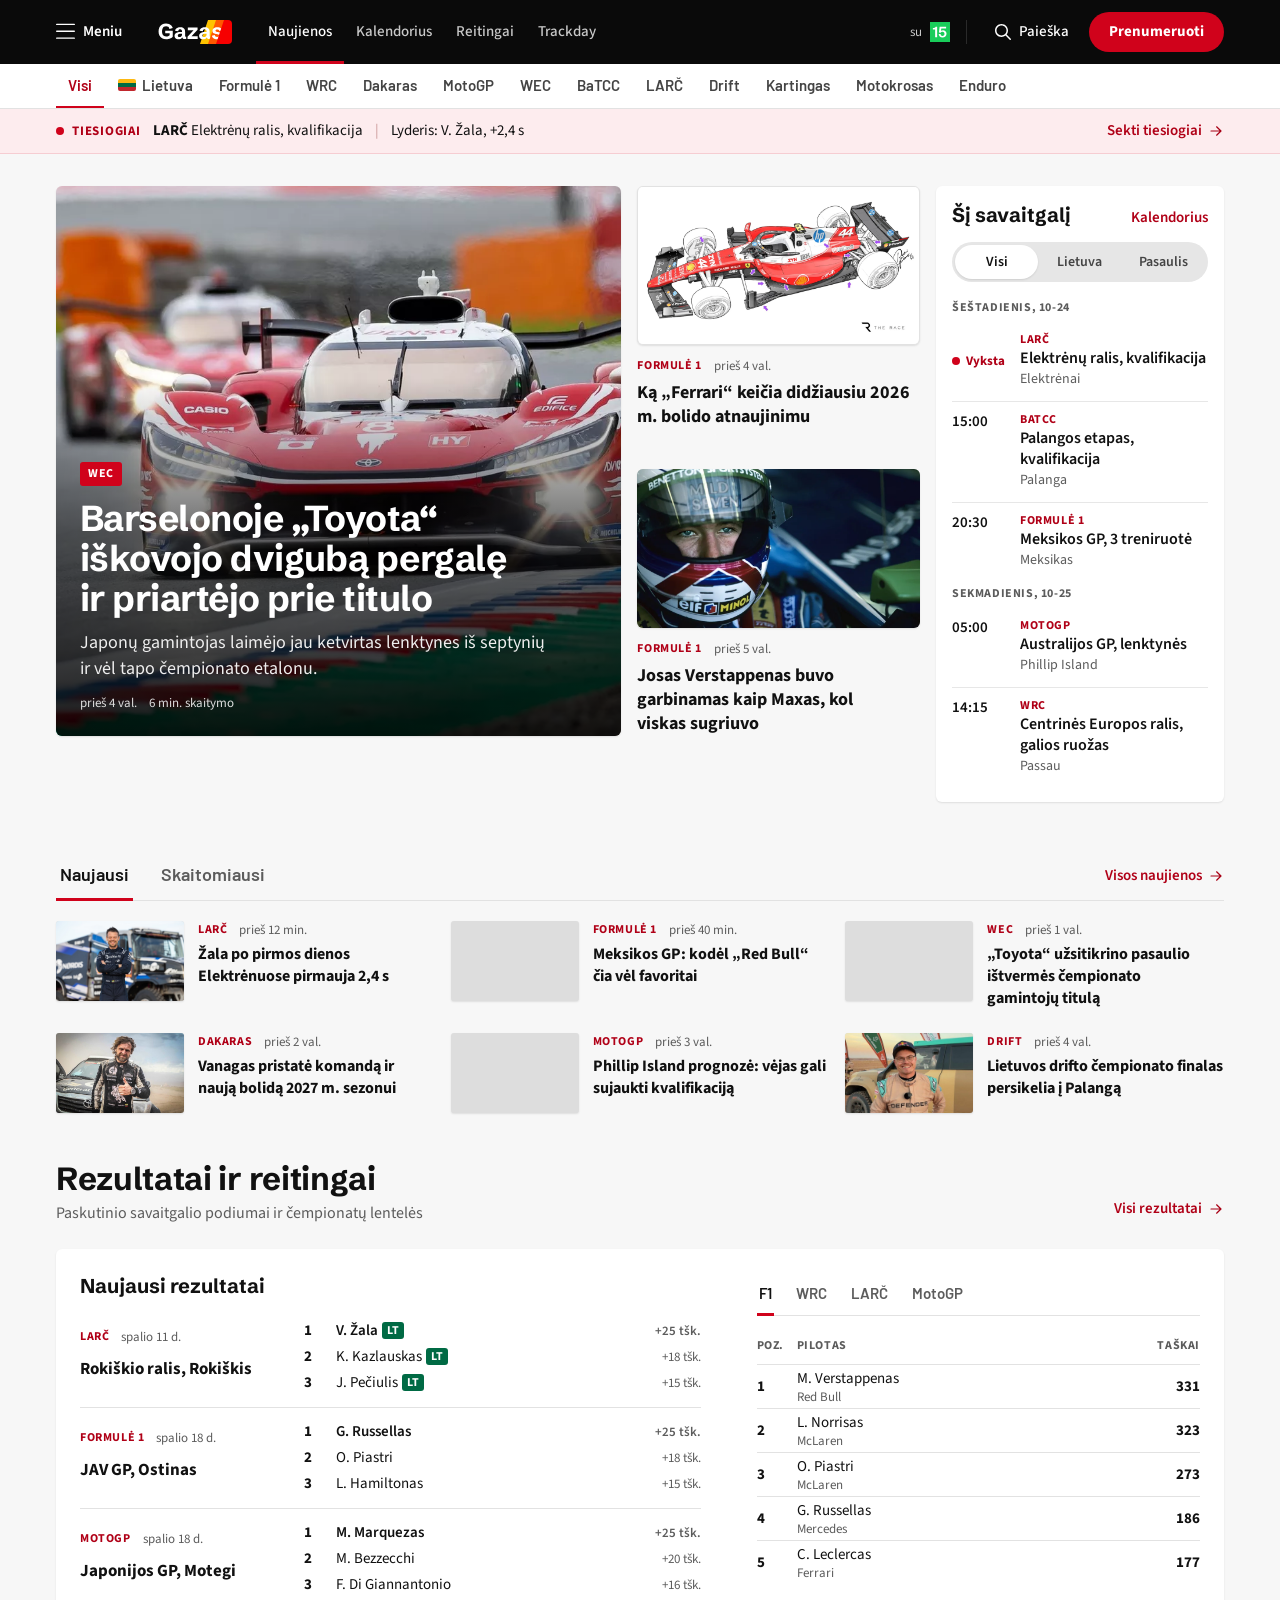
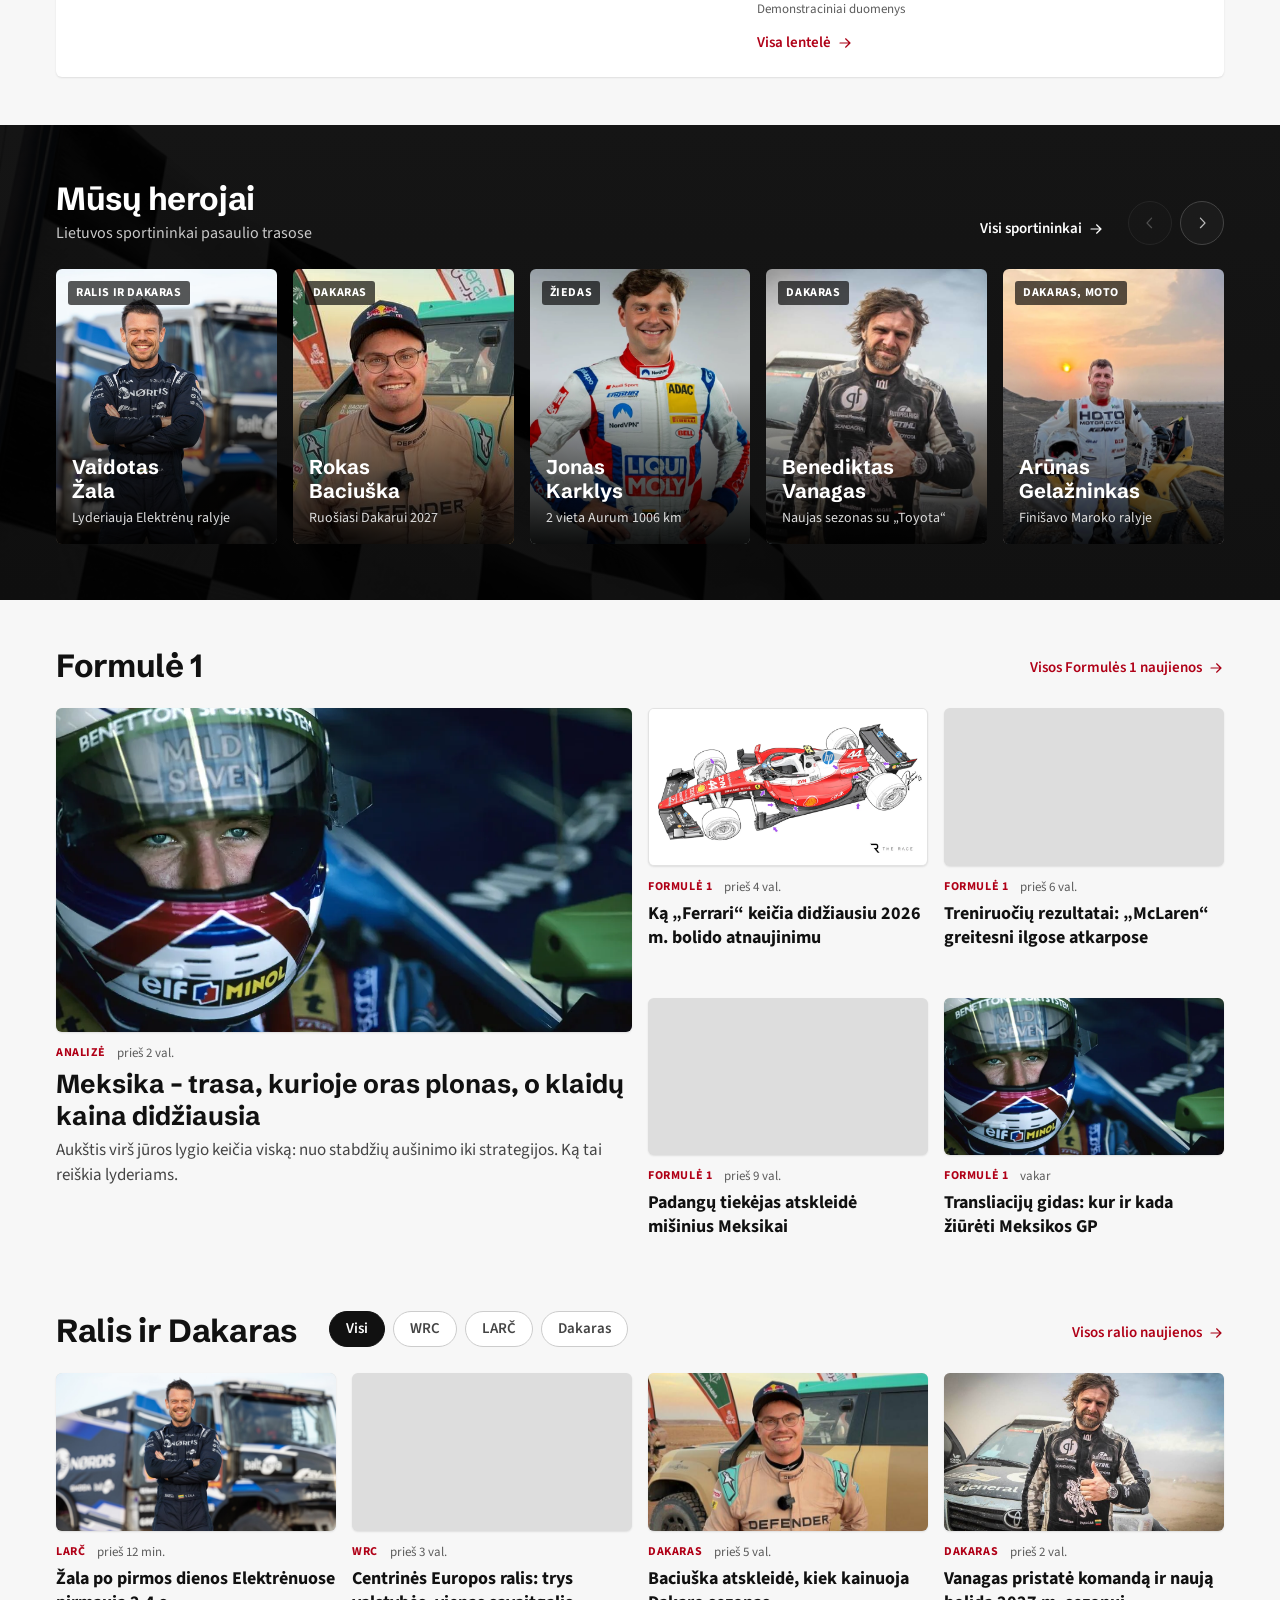
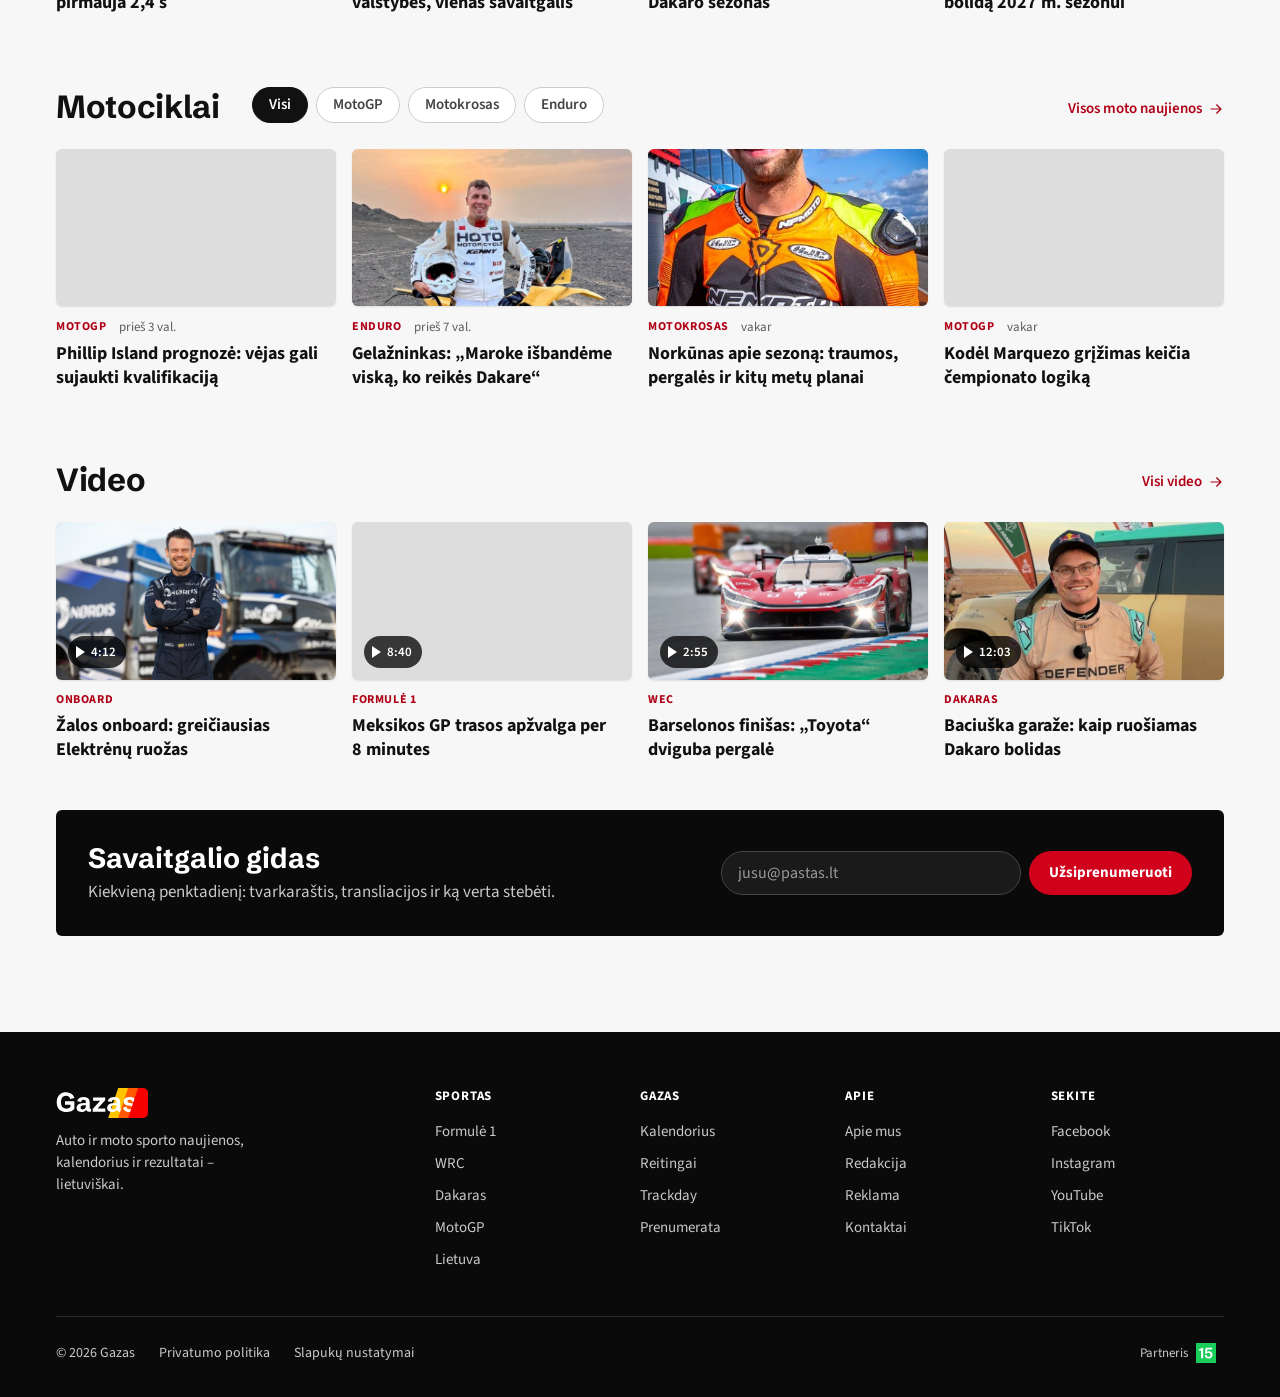
<file: index.html>
<!doctype html>
<meta charset="utf-8">
<title>Gazas v2</title>
<meta http-equiv="refresh" content="0; url=improved.html">
<a href="improved.html">Patobulinta</a> <a href="original.html">Figma 1:1</a> <a href="mobile.html">Mobilus</a>
</file>
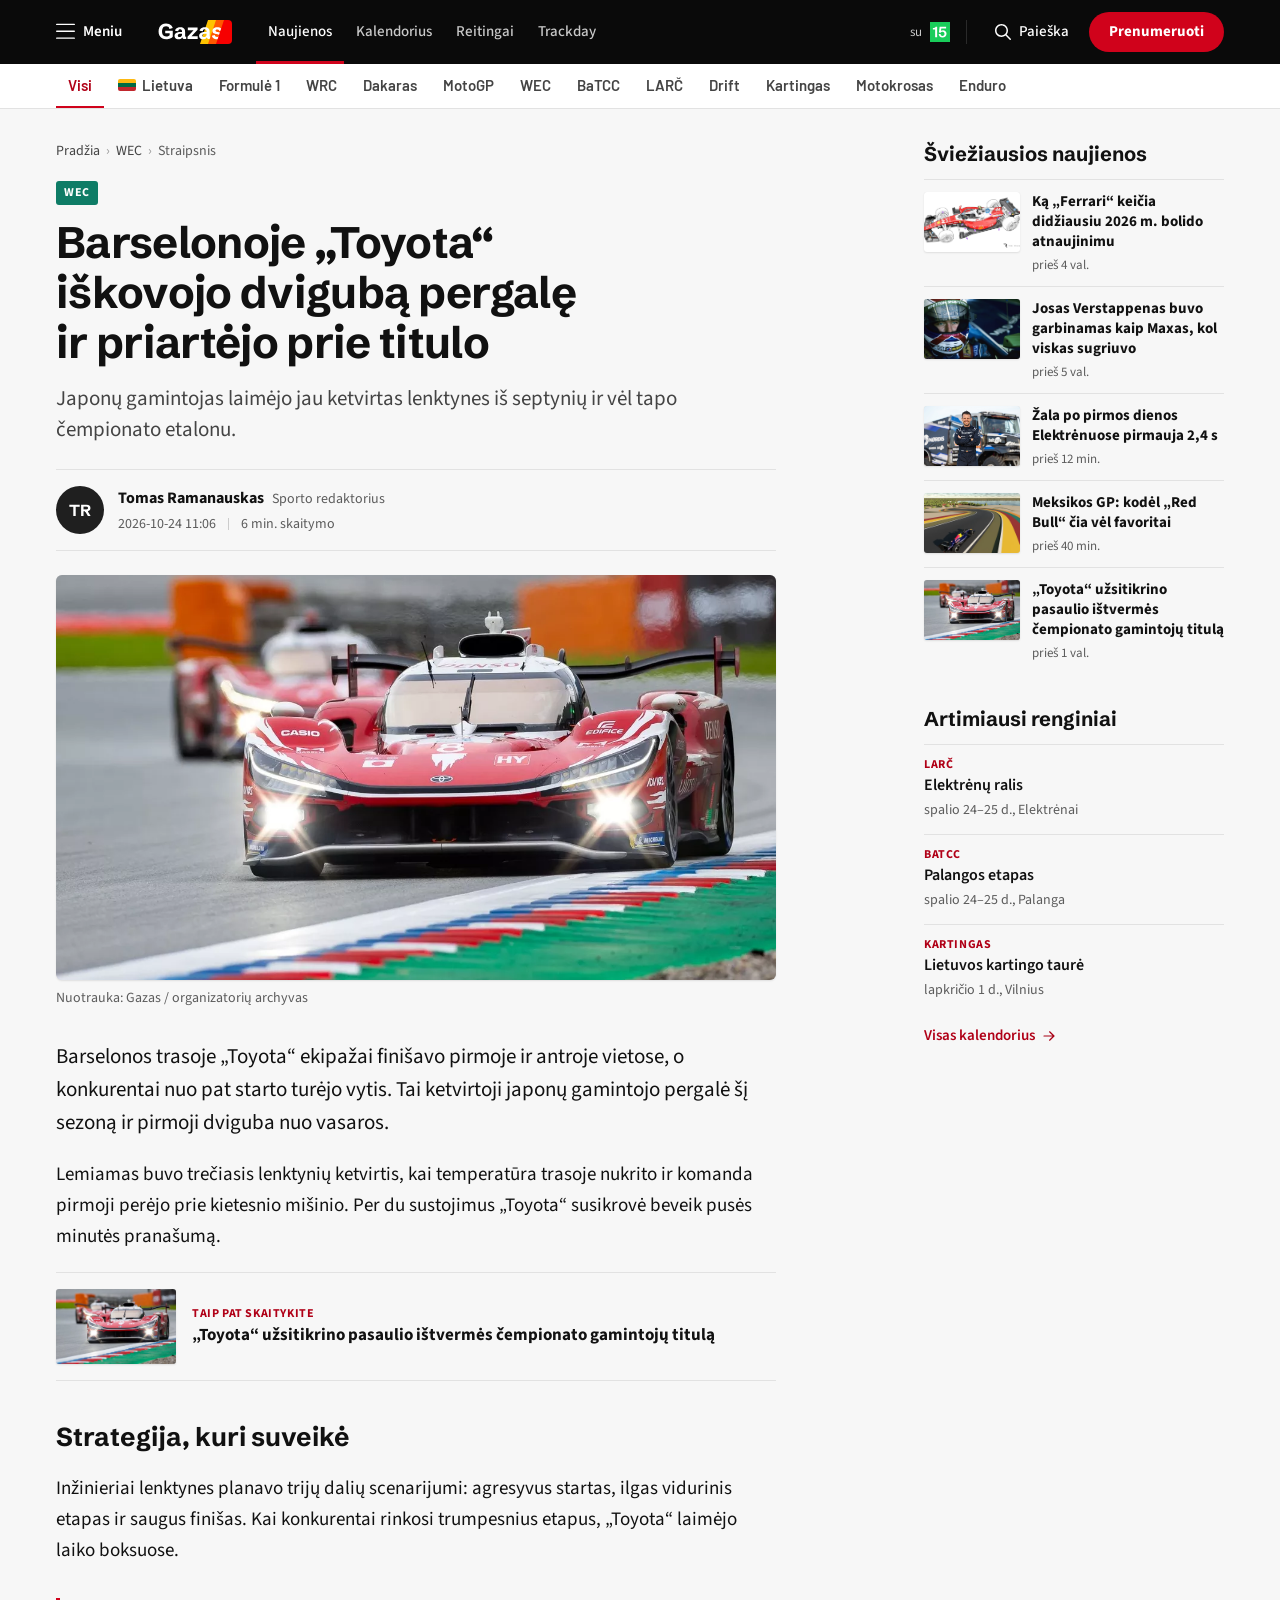
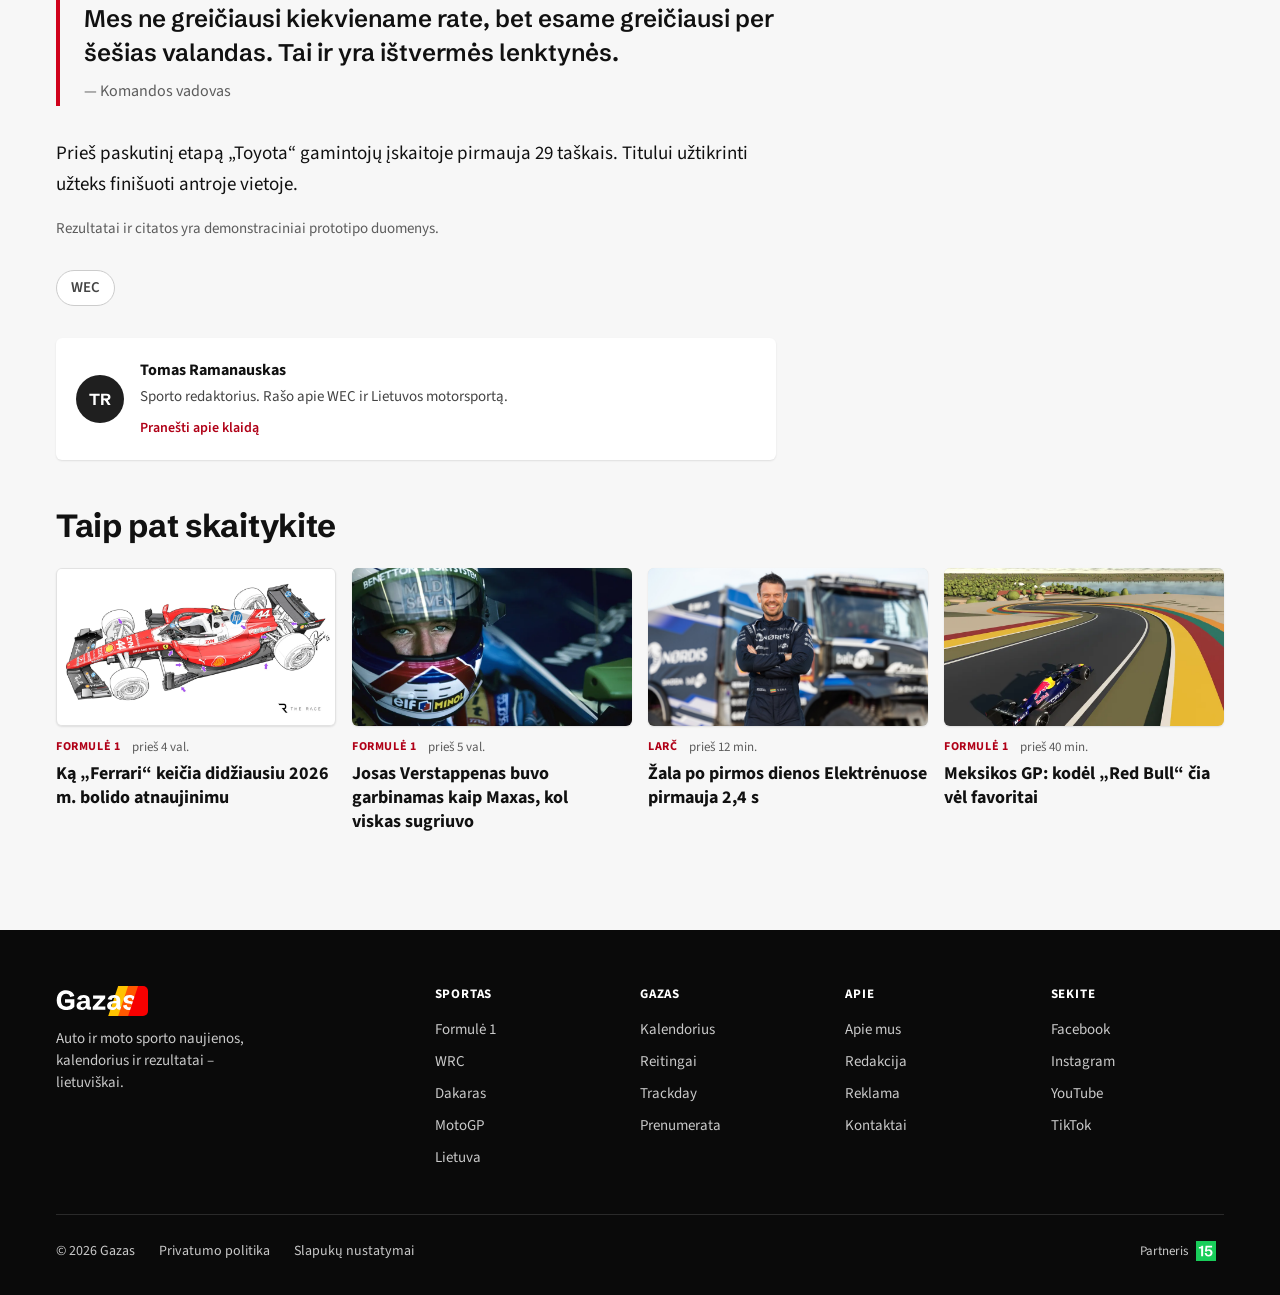
<file: article.html>
<!doctype html>
<html lang="lt">
<head>
<meta charset="utf-8">
<meta name="viewport" content="width=device-width, initial-scale=1">
<title>Straipsnis — Gazas</title>
<link rel="preconnect" href="https://fonts.googleapis.com">
<link rel="preconnect" href="https://fonts.gstatic.com" crossorigin>
<link href="https://fonts.googleapis.com/css2?family=Barlow:wght@500;600&family=Schibsted+Grotesk:wght@600;700&family=Source+Sans+3:ital,wght@0,400;0,500;0,600;0,700;1,400&display=swap" rel="stylesheet">
<link rel="stylesheet" href="review.css?v=20261027z">
<script>if (location.search.includes("shot")) document.documentElement.classList.add("shot");</script>
<link rel="stylesheet" href="site.css?v=20261027z">
<style>
  .progress { position: fixed; inset: 0 0 auto; height: 3px; z-index: 60; pointer-events: none; }
  .progress span { display: block; height: 100%; width: 0; background: var(--accent); }

  .article-layout { padding-top: 32px; }
  .article .crumbs { margin-bottom: 20px; }
  .article { max-width: 720px; }

  .a-kickers { display: flex; gap: 8px; align-items: center; margin-bottom: 12px; }
  .article h1 { font: 700 44px/50px var(--heading); letter-spacing: -.015em; text-wrap: balance; }
  .article .dek { font-size: 21px; line-height: 31px; color: var(--text-secondary); margin-top: 16px; text-wrap: pretty; }

  .byline {
    display: grid; grid-template-columns: auto 1fr; gap: 4px 14px; align-items: center;
    margin-top: 24px; padding: 16px 0; border-block: 1px solid var(--border-secondary);
  }
  .avatar { width: 48px; height: 48px; border-radius: 50%; display: grid; place-items: center; background: #1f1f1f; color: #fff; font: 700 16px/1 var(--heading); grid-row: 1 / span 2; align-self: center; }
  .byline .who { display: flex; flex-wrap: wrap; align-items: baseline; gap: 4px 8px; font-size: 14px; line-height: 20px; color: var(--text-tertiary); min-width: 0; }
  .byline .who strong { font-size: 16px; line-height: 22px; color: var(--text-primary); }
  .byline .when {
    display: flex; flex-wrap: wrap; align-items: center; gap: 8px 12px;
    font-size: 14px; line-height: 20px; color: var(--text-tertiary); font-variant-numeric: tabular-nums;
  }
  .byline .when .sep { width: 1px; height: 12px; background: var(--border-primary); flex: none; }

  .hero-fig { margin-top: 24px; }
  .hero-fig .img-frame { aspect-ratio: 16 / 9; }
  .hero-fig .img-frame.contain { background: #fff; border: 1px solid var(--border-secondary); }
  .hero-fig .img-frame.contain img { object-fit: contain; }
  figcaption { font-size: 14px; line-height: 20px; color: var(--text-tertiary); margin-top: 8px; }

  .context { display: grid; grid-template-columns: auto 1fr auto; gap: 4px 16px; align-items: center; margin-top: 24px; padding: 16px; border-radius: var(--rounded-sm); background: var(--bg-tertiary); border-left: 4px solid var(--accent); }
  .context .label { grid-column: 1 / -1; font: 700 12px/16px var(--body); letter-spacing: .05em; text-transform: uppercase; color: var(--text-tertiary); }
  .context .ev { font-size: 18px; line-height: 24px; font-weight: 700; }
  .context .facts { grid-column: 1 / 3; display: flex; flex-wrap: wrap; gap: 4px 16px; font-size: 15px; line-height: 22px; color: var(--text-secondary); }
  .context .facts strong { color: var(--text-primary); }
  .context .actions { grid-column: 3; grid-row: 2 / span 2; display: flex; gap: 8px; }
  .context .btn { min-height: 40px; font-size: 14px; padding: 0 16px; }

  .prose { margin-top: 32px; }
  .prose > p:first-child { font-size: 21px; line-height: 33px; }
  .inline-related { display: grid; grid-template-columns: 120px 1fr; gap: 16px; align-items: center; padding: 16px 0; border-block: 1px solid var(--border-secondary); }
  .inline-related .img-frame { aspect-ratio: 16 / 10; border-radius: var(--rounded-xs); }
  .inline-related .lbl { font: 700 12px/16px var(--body); letter-spacing: .05em; text-transform: uppercase; color: var(--accent-text); }
  .inline-related .t { font-size: 17px; line-height: 23px; font-weight: 700; margin-top: 2px; }
  .prose .note { font-size: 15px; }

  .tags { display: flex; flex-wrap: wrap; gap: 8px; margin-top: 32px; }
  .tags a { display: inline-flex; align-items: center; min-height: 36px; padding: 0 14px; border-radius: 9999px; border: 1px solid var(--border-primary); background: #fff; font-size: 15px; font-weight: 600; color: var(--text-secondary); }
  .tags a:hover { border-color: var(--text-primary); color: var(--text-primary); }
  .author-box { display: flex; gap: 16px; margin-top: 32px; padding: 20px; border-radius: var(--rounded-sm); background: #fff; box-shadow: var(--shadow-card); }
  .author-box p { font-size: 15px; line-height: 22px; color: var(--text-secondary); margin-top: 4px; }
  .author-box .report { display: inline-block; margin-top: 8px; font-size: 14px; color: var(--accent-text); font-weight: 600; }

  .mini-table { width: 100%; font-size: 15px; }
  .mini-table td { height: 40px; }

  @media (max-width: 1100px) {
    .layout-rail { grid-template-columns: minmax(0, 1fr); gap: 48px; }
    .article { max-width: none; }
    .side-rail.sticky { position: static; }
    .side-rail { grid-template-columns: 1fr 1fr; }
  }
  @media (max-width: 760px) {
    .article-layout { padding-top: 16px; }
    .article h1 { font-size: 30px; line-height: 36px; }
    .article .dek { font-size: 18px; line-height: 27px; }
    .hero-fig { margin-inline: -16px; }
    .hero-fig .img-frame { border-radius: 0; }
    figcaption { padding-inline: 16px; }
    .context { grid-template-columns: 1fr; }
    .context .facts, .context .actions { grid-column: 1; grid-row: auto; }
    .prose { font-size: 18px; line-height: 29px; }
    .prose > p:first-child { font-size: 19px; line-height: 30px; }
    .prose blockquote { font-size: 21px; line-height: 30px; }
    .side-rail { grid-template-columns: 1fr; }
  }
</style>
</head>
<body>
<a class="skip" href="#main">Pereiti prie turinio</a>
<div class="progress" aria-hidden="true"><span></span></div>
<div data-site-header data-active="naujienos"></div>

<main id="main">
  <div class="wrap layout-rail article-layout">
    <article class="article" id="article"></article>
    <aside class="side-rail sticky" id="rail" aria-label="Papildoma informacija"></aside>
  </div>
  <section class="section wrap" aria-labelledby="more-title">
    <div class="section-head"><h2 id="more-title">Taip pat skaitykite</h2></div>
    <div class="grid4" id="more"></div>
  </section>
</main>

<div data-site-footer></div>
<script src="data.js?v=20261027z"></script>
<script src="site.js?v=20261027ab"></script>
<script>
  const G = window.GAZAS;
  const { fmt } = G;
  const id = new URLSearchParams(location.search).get("id");
  const a = G.byId[id] || G.ARTICLES[0];
  const s = G.SERIES[a.series];
  const author = G.AUTHORS[a.author];
  const ev = a.event && G.eventById[a.event];
  const st = G.STANDINGS[a.series];
  const who = a.athlete && G.athleteById[a.athlete];
  document.title = `${a.title} — Gazas`;

  const related = G.ARTICLES.filter((x) => x.id !== a.id).sort((x, y) => (y.series === a.series) - (x.series === a.series));
  const inline = related[0];

  const blocks = G.articleBody(a).map(([type, text, by], i) => {
    if (type === "h2") return `<h2>${text}</h2>`;
    if (type === "quote") return `<blockquote><p>${text}</p><cite>${by}</cite></blockquote>`;
    return `<p>${text}</p>`;
  });
  blocks.splice(2, 0, `
    <a class="inline-related hover-title" href="${G.href(inline)}">
      <div class="img-frame"><img src="assets/${inline.img}" alt=""></div>
      <div><p class="lbl">Taip pat skaitykite</p><p class="t">${inline.title}</p></div>
    </a>`);

  const session = ev && (ev.sessions.find(([, at]) => fmt.d(at) > G.now()) || ev.sessions[ev.sessions.length - 1]);
  const sessionWhen = session && `${fmt.DAYS[fmt.d(session[1]).getDay()]} ${fmt.time(session[1])}`;

  document.getElementById("article").innerHTML = `
    <nav aria-label="Naršymo kelias"><ol class="crumbs">
      <li><a href="improved.html">Pradžia</a></li>
      <li><a href="improved.html">${s.name}</a></li>
      <li><span aria-current="page">Straipsnis</span></li>
    </ol></nav>
    <header>
      <div class="a-kickers">
        <span class="badge" style="--c:${s.color}">${s.name}</span>
        ${a.label ? `<span class="badge outline">${a.label}</span>` : ""}
      </div>
      <h1>${a.title}</h1>
      <p class="dek">${a.dek}</p>
      <div class="byline">
        <span class="avatar" aria-hidden="true">${author.initials}</span>
        <span class="who"><strong>${author.name}</strong>${author.role}</span>
        <span class="when">
          <time datetime="2026-10-24T11:06">2026-10-24 11:06</time>
          <span class="sep" aria-hidden="true"></span>
          <span>${a.read} min. skaitymo</span>
        </span>
      </div>
    </header>
    <figure class="hero-fig">
      <div class="img-frame${a.contain ? " contain" : ""}"><img src="assets/${a.img}" alt=""></div>
      <figcaption>Nuotrauka: Gazas / organizatorių archyvas</figcaption>
    </figure>
    ${ev ? `
    <section class="context" aria-label="Susijęs renginys">
      <p class="label">Straipsnis apie renginį</p>
      <p class="ev">${ev.name}, ${ev.place}</p>
      <p class="facts"><span>${ev.round[0]} etapas iš ${ev.round[1]}</span><span>${session[0]}: <strong>${sessionWhen}</strong></span><span>Kur žiūrėti: <strong>${ev.watch}</strong></span></p>
      <div class="actions">
        <a class="btn btn-ghost" href="calendar.html#${ev.id}">Tvarkaraštis</a>
        ${st ? `<a class="btn btn-ghost" href="ratings.html?s=${a.series}">Lentelė</a>` : ""}
      </div>
    </section>` : ""}
    <div class="prose">${blocks.join("")}
      <p class="note meta">Rezultatai ir citatos yra demonstraciniai prototipo duomenys.</p>
    </div>
    <div class="tags" aria-label="Temos">
      <a href="improved.html">${s.name}</a>
      ${ev ? `<a href="calendar.html#${ev.id}">${ev.name}</a>` : ""}
      ${s.lt ? `<a href="calendar.html?r=lt">Lietuva</a>` : ""}
      ${who ? `<a href="athlete.html?id=${who.id}">${who.name}</a>` : ""}
    </div>
    <div class="author-box">
      <span class="avatar" aria-hidden="true">${author.initials}</span>
      <div><strong>${author.name}</strong><p>${author.role}. Rašo apie ${s.name} ir Lietuvos motorsportą.</p><a class="report" href="#">Pranešti apie klaidą</a></div>
    </div>`;

  const latest = G.ARTICLES.filter((x) => x.id !== a.id).slice(0, 5);
  const upcoming = G.EVENTS.filter((e) => fmt.d(e.end) >= G.now() && (e.series === a.series || e.country === "LT")).slice(0, 3);
  document.getElementById("rail").innerHTML = `${who ? `
    <section class="rail-block">
      <h2>Straipsnyje</h2>
      <a class="mini hover-title" href="athlete.html?id=${who.id}"><div class="img-frame round"><img src="assets/${who.img}" alt=""></div><div><p class="t">${who.name}</p><p class="meta"><span>${who.disc}</span></p></div></a>
    </section>` : ""}
    <section class="rail-block">
      <h2>Šviežiausios naujienos</h2>
      <div>${latest.map((x) => `
        <a class="mini hover-title" href="${G.href(x)}">
          <div class="img-frame${x.contain ? " contain" : ""}"><img src="assets/${x.img}" alt="" loading="lazy"></div>
          <div><p class="t">${x.title}</p><p class="meta"><span>${x.time}</span></p></div>
        </a>`).join("")}</div>
    </section>
    ${st ? `
    <section class="rail-block">
      <h2>${st.label} lentelė</h2>
      <table class="mini-table"><tbody>${st.drivers.slice(0, 5).map((d) => `<tr><td>${d.pos}</td><td>${d.name}<span class="team">${d.team}</span></td><td>${d.points}</td></tr>`).join("")}</tbody></table>
      <a class="more-link" href="ratings.html?s=${a.series}">Visa lentelė ${G.arrowRed}</a>
    </section>` : ""}
    <section class="rail-block">
      <h2>Artimiausi renginiai</h2>
      ${upcoming.map((e) => `<a class="next-ev hover-title" href="calendar.html#${e.id}"><span class="kicker">${G.SERIES[e.series].name}</span><span class="name t">${e.name}</span><span class="when">${fmt.range(e.start, e.end)}, ${e.place}</span></a>`).join("")}
      <a class="more-link" href="calendar.html">Visas kalendorius ${G.arrowRed}</a>
    </section>`;

  document.getElementById("more").innerHTML = related.slice(1, 5).map((x) => G.card(x)).join("");

  const bar = document.querySelector(".progress span");
  const art = document.getElementById("article");
  const onScroll = () => {
    const r = art.getBoundingClientRect();
    const p = Math.min(1, Math.max(0, -r.top / (r.height - innerHeight)));
    bar.style.width = `${p * 100}%`;
  };
  addEventListener("scroll", onScroll, { passive: true });
  onScroll();
</script>
</body>
</html>
</file>
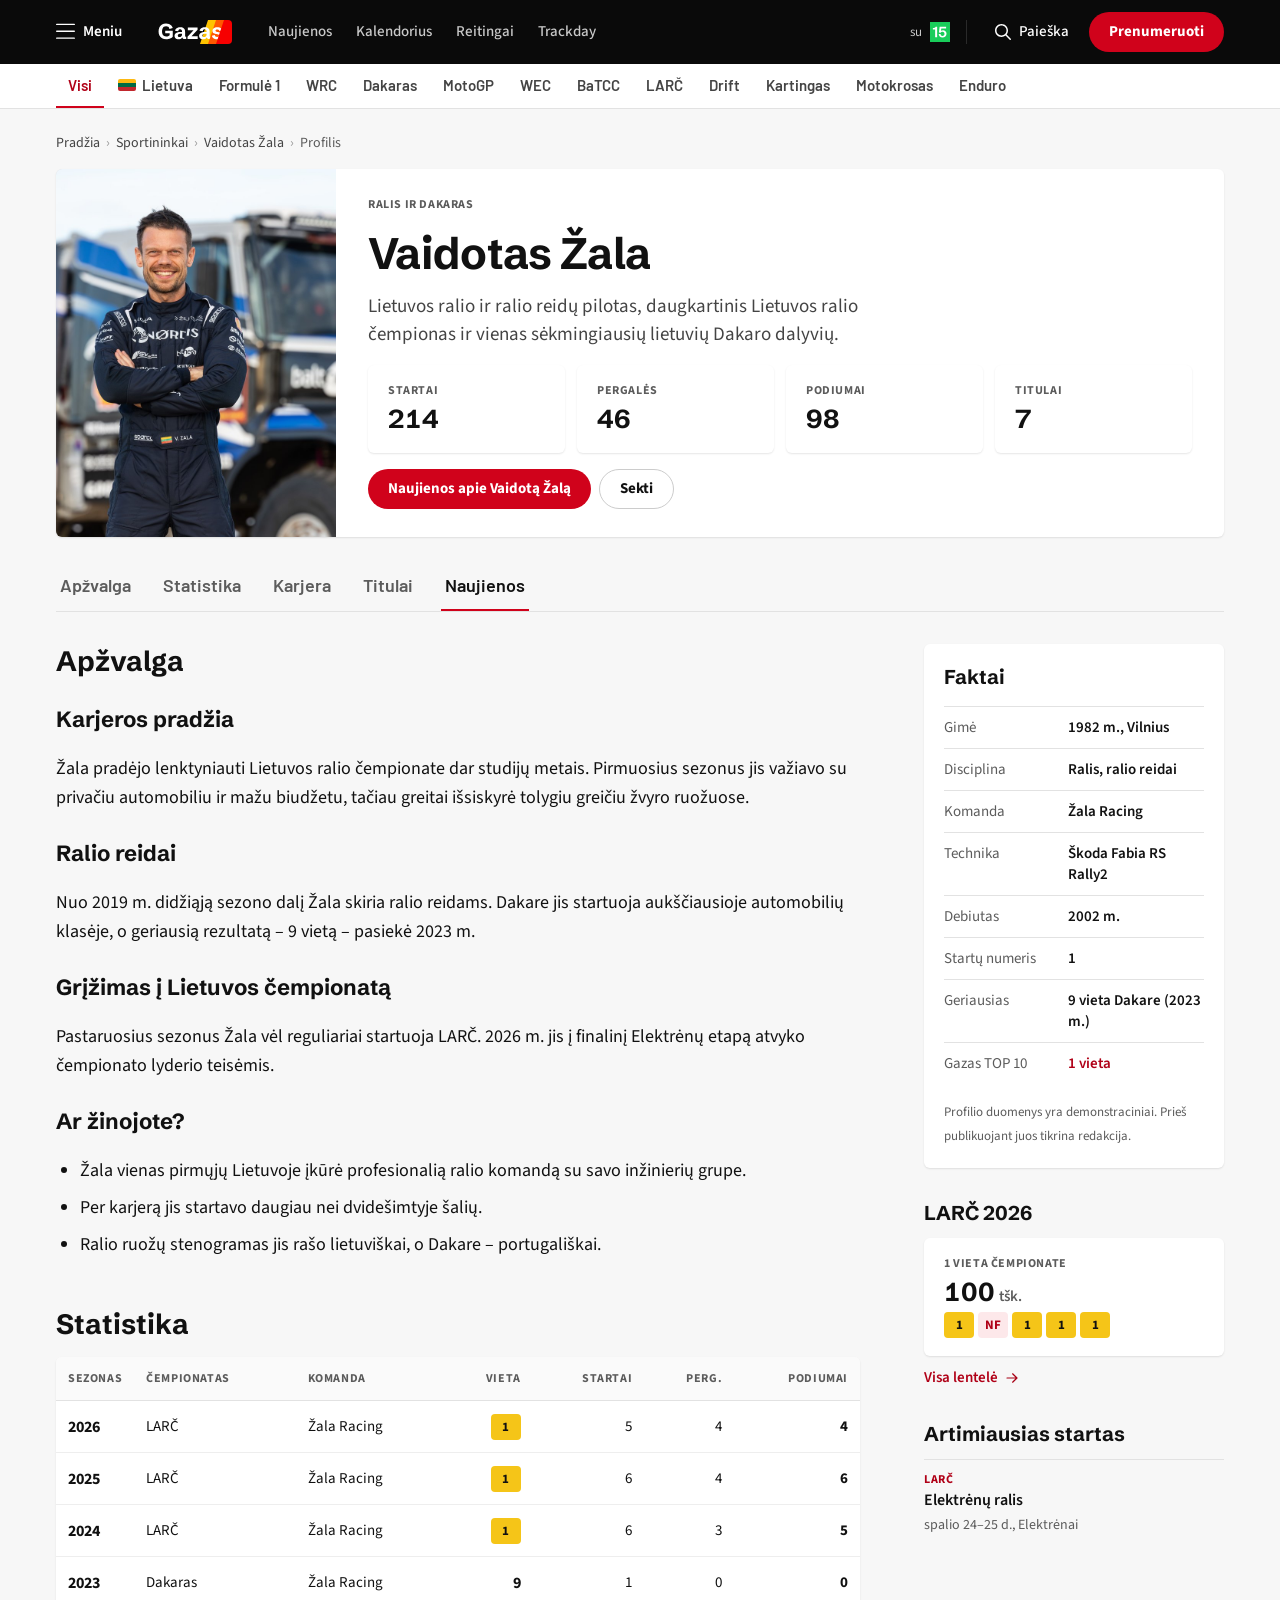
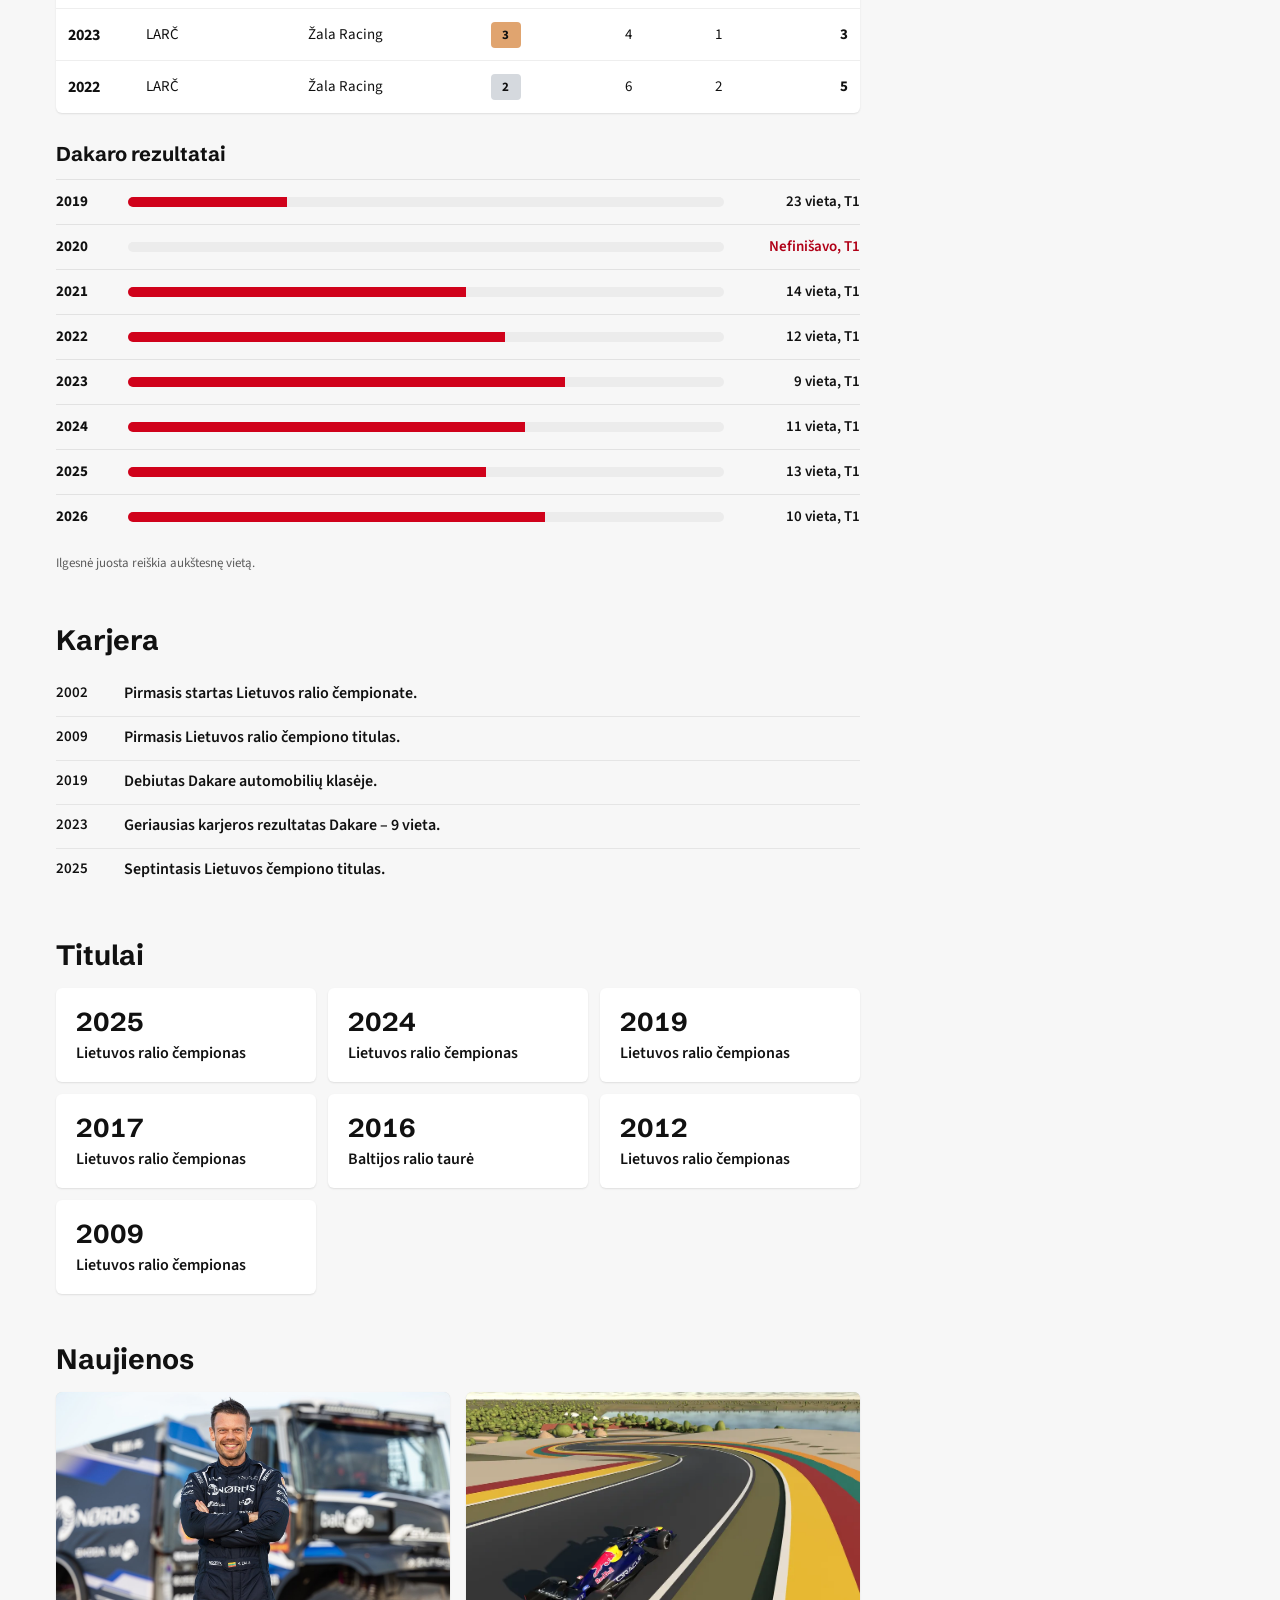
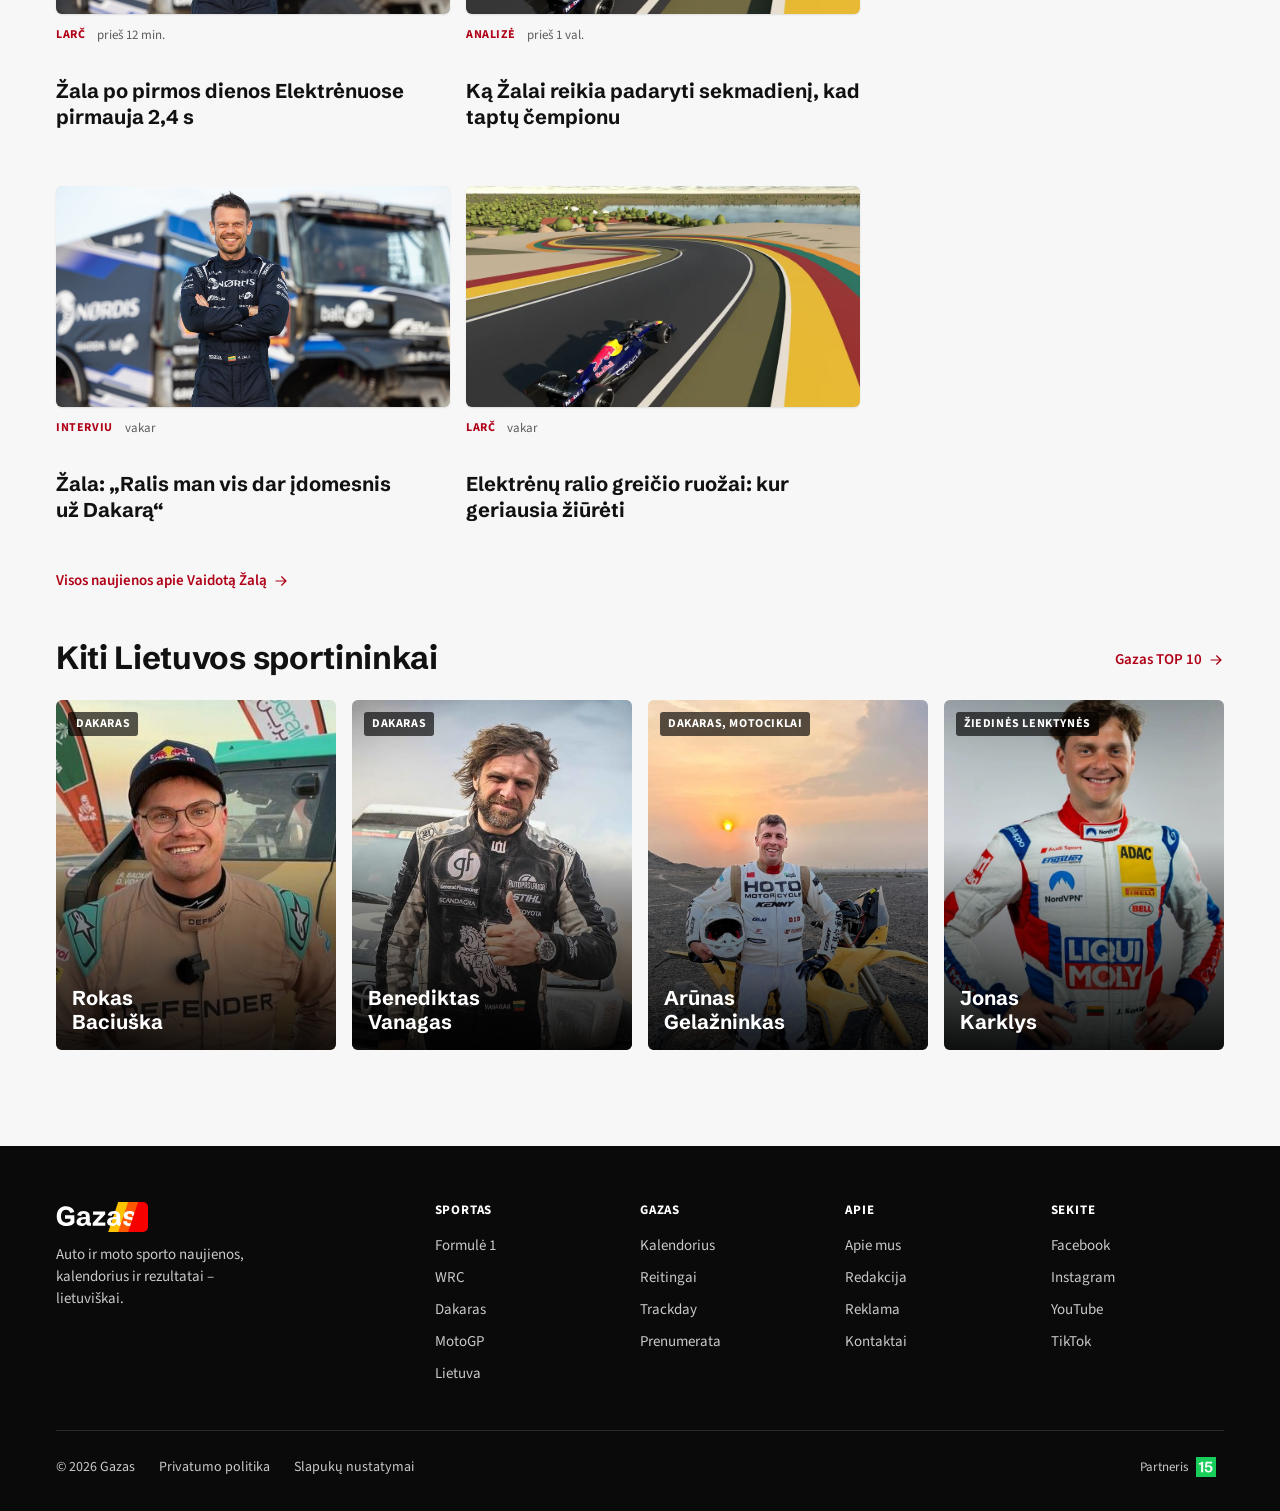
<file: athlete-profile.html>
<!doctype html>
<html lang="lt">
<head>
<meta charset="utf-8">
<meta name="viewport" content="width=device-width, initial-scale=1">
<title>Sportininko profilis — Gazas</title>
<link rel="preconnect" href="https://fonts.googleapis.com">
<link rel="preconnect" href="https://fonts.gstatic.com" crossorigin>
<link href="https://fonts.googleapis.com/css2?family=Barlow:wght@500;600&family=Schibsted+Grotesk:wght@600;700&family=Source+Sans+3:wght@400;500;600;700&display=swap" rel="stylesheet">
<link rel="stylesheet" href="review.css?v=20261027z">
<script>if (location.search.includes("shot")) document.documentElement.classList.add("shot");</script>
<link rel="stylesheet" href="site.css?v=20261027z">
<style>
  html { scroll-padding-top: 180px; }
  .crumbs { padding-top: 24px; }
  .intro { display: grid; grid-template-columns: 280px minmax(0, 1fr); margin-top: 16px; overflow: hidden; }
  .intro .img-frame { border-radius: 0; box-shadow: none; height: 100%; min-height: 350px; }
  .intro .img-frame img { object-position: center 20%; }
  .intro-body { padding: 28px 32px; display: grid; gap: 16px; align-content: start; }
  .intro-body h1 { font: 700 44px/48px var(--heading); letter-spacing: -.015em; }
  .intro-body .lede { font-size: 19px; line-height: 28px; color: var(--text-secondary); max-width: 62ch; }
  .actions { display: flex; flex-wrap: wrap; gap: 8px; }

  .section-nav { position: sticky; top: 112px; z-index: 20; margin-top: 24px; background: var(--bg-primary); border-bottom: 1px solid var(--border-secondary); overflow-x: auto; scrollbar-width: none; }
  .section-nav .tabs { width: max-content; }
  .profile-layout { padding-top: 32px; }
  .block + .block { margin-top: 48px; }
  .block h2 { font: 700 28px/34px var(--heading); margin-bottom: 16px; }
  .block h3 { font: 700 20px/26px var(--heading); margin: 28px 0 12px; }
  .block .prose h2 { font-size: 22px; line-height: 28px; margin-top: 28px; }
  .block .prose { font-size: 18px; line-height: 29px; }

  .raid { display: grid; }
  .raid li { display: grid; grid-template-columns: 56px 1fr 120px; gap: 16px; align-items: center; padding: 10px 0; border-top: 1px solid var(--border-secondary); font-size: 15px; }
  .raid .yr { font-weight: 700; font-variant-numeric: tabular-nums; }
  .raid .res { text-align: right; font-weight: 600; font-variant-numeric: tabular-nums; }
  .raid .res.nf { color: var(--accent-text); }
  .raid .bar { height: 10px; border-radius: 5px; }
  .titles { display: grid; grid-template-columns: repeat(auto-fill, minmax(200px, 1fr)); gap: 12px; }
  .timeline .event:last-child { border-bottom: 0; }
  .side-rail .panel { padding: 20px; }
  .side-rail .panel h2 { font: 700 20px/26px var(--heading); margin-bottom: 4px; }
  .note { margin-top: 12px; }
  .block > .more-link { margin-top: 16px; }
  .similar .hero { color: #fff; }

  @media (max-width: 1100px) {
    .layout-rail { grid-template-columns: minmax(0, 1fr); gap: 40px; }
    .side-rail.sticky { display: contents; }
    .side-rail .panel { order: -1; }
  }
  @media (max-width: 760px) {
    .intro { grid-template-columns: 1fr; }
    .intro .img-frame { min-height: 0; aspect-ratio: 4 / 3; }
    .intro-body { padding: 20px 16px; }
    .intro-body h1 { font-size: 32px; line-height: 36px; }
    .intro-body .lede { font-size: 17px; line-height: 25px; }
    .section-nav { top: 100px; }
    .stat-row { grid-template-columns: 1fr 1fr; }
    .raid li { grid-template-columns: 44px 1fr 96px; gap: 10px; }
    .similar.grid4 { grid-template-columns: 1fr 1fr; }
    .similar .hero { grid-template-columns: none; }
  }
</style>
</head>
<body>
<a class="skip" href="#main">Pereiti prie turinio</a>
<div data-site-header data-active="sportininkai"></div>

<main id="main" class="wrap">
  <nav aria-label="Naršymo kelias"><ol class="crumbs" id="crumbs"></ol></nav>
  <header class="panel intro" id="intro"></header>
  <nav class="section-nav" aria-label="Profilio skyriai"><div class="tabs" id="section-nav"></div></nav>
  <div class="layout-rail profile-layout">
    <div id="content"></div>
    <aside class="side-rail sticky" id="rail" aria-label="Faktai"></aside>
  </div>
  <section class="section" aria-labelledby="similar-title">
    <div class="section-head"><h2 id="similar-title">Kiti Lietuvos sportininkai</h2><a class="more-link" href="ratings.html?s=top">Gazas TOP 10 ${""}</a></div>
    <div class="grid4 similar" id="similar"></div>
  </section>
</main>

<div data-site-footer></div>
<script src="data.js?v=20261027z"></script>
<script src="site.js?v=20261027ab"></script>
<script>
  const G = window.GAZAS;
  const { fmt } = G;
  const p = G.athleteById[new URLSearchParams(location.search).get("id")] || G.ATHLETES[0];
  const topicHref = `athlete.html?id=${p.id}`;
  document.title = `${p.name}: profilis — Gazas`;
  document.querySelector(".section-head .more-link").innerHTML = `Gazas TOP 10 ${G.arrowRed}`;

  document.getElementById("crumbs").innerHTML = `<li><a href="improved.html">Pradžia</a></li><li><a href="ratings.html?s=top">Sportininkai</a></li><li><a href="${topicHref}">${p.name}</a></li><li><span aria-current="page">Profilis</span></li>`;

  const s = p.stats;
  document.getElementById("intro").innerHTML = `
    <div class="img-frame"><img src="assets/${p.img}" alt="${p.name}"></div>
    <div class="intro-body">
      <p class="eyebrow">${p.disc}</p>
      <h1>${p.name}</h1>
      <p class="lede">${p.lede}</p>
      <div class="stat-row">
        <div class="stat"><span class="eyebrow">Startai</span><span class="big">${s.starts}</span></div>
        <div class="stat"><span class="eyebrow">Pergalės</span><span class="big">${s.wins}</span></div>
        <div class="stat"><span class="eyebrow">Podiumai</span><span class="big">${s.podiums}</span></div>
        <div class="stat"><span class="eyebrow">Titulai</span><span class="big">${s.titles}</span></div>
      </div>
      <div class="actions">
        <a class="btn btn-primary" href="${topicHref}">Naujienos apie ${p.acc}</a>
        <button class="btn btn-ghost" type="button" id="follow" aria-pressed="false">Sekti</button>
      </div>
    </div>`;
  const follow = document.getElementById("follow");
  follow.addEventListener("click", () => {
    const on = follow.getAttribute("aria-pressed") !== "true";
    follow.setAttribute("aria-pressed", on);
    follow.textContent = on ? "Sekate" : "Sekti";
  });

  /* Sections */
  const sections = [
    ["apzvalga", "Apžvalga", `<div class="prose">${p.bio.map(([t, x]) => t === "h2" ? `<h2>${x}</h2>` : `<p>${x}</p>`).join("")}<h2>Ar žinojote?</h2><ul>${p.trivia.map((x) => `<li>${x}</li>`).join("")}</ul></div>`],
    ["statistika", "Statistika", `
      <div class="table-wrap"><table class="st">
        <caption class="sr-only">Rezultatai pagal sezonus</caption>
        <thead><tr><th scope="col">Sezonas</th><th scope="col">Čempionatas</th><th scope="col">Komanda</th><th scope="col" class="num">Vieta</th><th scope="col" class="num">Startai</th><th scope="col" class="num">Perg.</th><th scope="col" class="num">Podiumai</th></tr></thead>
        <tbody>${p.seasons.map(([y, ser, team, pos, starts, wins, pods]) => `<tr><td class="pos">${y}</td><td>${ser}</td><td>${team}</td><td class="num pts">${pos <= 3 ? `<span class="r p${pos}">${pos}</span>` : pos}</td><td class="num">${starts}</td><td class="num">${wins}</td><td class="num">${pods}</td></tr>`).join("")}</tbody>
      </table></div>
      ${p.raid.length ? (() => {
        const worst = Math.max(...p.raid.map((r) => (typeof r[1] === "number" ? r[1] : 0)), 30);
        return `<h3>Dakaro rezultatai</h3>
        <ol class="raid">${p.raid.map(([y, pos, cls]) => `<li><span class="yr">${y}</span>
          <span class="bar" role="img" aria-label="${pos === "NF" ? "Nefinišavo" : `${pos} vieta`}"><i style="width:${pos === "NF" ? 0 : Math.max(6, (1 - (pos - 1) / worst) * 100)}%"></i></span>
          <span class="res${pos === "NF" ? " nf" : ""}">${pos === "NF" ? "Nefinišavo" : `${pos} vieta`}, ${cls}</span></li>`).join("")}</ol>
        <p class="note">Ilgesnė juosta reiškia aukštesnę vietą.</p>`;
      })() : ""}`],
    ["karjera", "Karjera", `<div class="events timeline">${p.timeline.map(([y, t]) => `<div class="event"><time>${y}</time><p class="name">${t}</p></div>`).join("")}</div>`],
    ["titulai", "Titulai", `<div class="titles">${p.titles.map(([y, t]) => `<div class="stat"><span class="big">${y}</span><span class="who">${t}</span></div>`).join("")}</div>`],
    ["naujienos", "Naujienos", `<div class="hub-side">${p.articles.slice(0, 4).map((a) => G.card(a)).join("")}</div><a class="more-link" href="${topicHref}">Visos naujienos apie ${p.acc} ${G.arrowRed}</a>`],
  ];
  document.getElementById("content").innerHTML = sections.map(([id, title, html]) => `<section class="block" id="${id}" aria-labelledby="${id}-h"><h2 id="${id}-h">${title}</h2>${html}</section>`).join("");
  document.getElementById("section-nav").innerHTML = sections.map(([id, title], i) => `<a href="#${id}"${i === 0 ? ' aria-current="true"' : ""}>${title}</a>`).join("");

  const links = [...document.querySelectorAll("#section-nav a")];
  const setCurrent = (id) => links.forEach((a) => (a.getAttribute("href") === `#${id}` ? a.setAttribute("aria-current", "true") : a.removeAttribute("aria-current")));
  const io = new IntersectionObserver((entries) => entries.forEach((e) => e.isIntersecting && setCurrent(e.target.id)), { rootMargin: "-200px 0px -60% 0px" });
  document.querySelectorAll(".block").forEach((b) => io.observe(b));

  /* Rail */
  const ev = p.next && G.eventById[p.next];
  const cur = p.current;
  document.getElementById("rail").innerHTML = `
    <section class="panel">
      <h2>Faktai</h2>
      <dl class="facts">${p.facts.map(([k, v]) => `<div><dt>${k}</dt><dd>${v}</dd></div>`).join("")}<div><dt>Geriausias</dt><dd>${p.best}</dd></div>${p.top ? `<div><dt>Gazas TOP 10</dt><dd><a class="more-link" href="ratings.html?s=top">${p.top} vieta</a></dd></div>` : ""}</dl>
      <p class="note">Profilio duomenys yra demonstraciniai. Prieš publikuojant juos tikrina redakcija.</p>
    </section>
    ${cur ? `
    <section class="rail-block">
      <h2>${cur.st.label} 2026</h2>
      <div class="stat" style="--c:${G.SERIES[p.standing.series].color}">
        <span class="eyebrow">${cur.d.pos} vieta čempionate</span>
        <span class="big">${cur.d.points}<small>tšk.</small></span>
        <span class="form" aria-label="Paskutiniai rezultatai">${cur.d.form.map((x) => `<span class="r ${x === "NF" ? "nf" : x <= 3 ? `p${x}` : cur.st.pts(x) ? "pts-r" : ""}">${x}</span>`).join("")}</span>
      </div>
      <a class="more-link" href="ratings.html?s=${p.standing.series}">Visa lentelė ${G.arrowRed}</a>
    </section>` : ""}
    ${ev ? `
    <section class="rail-block">
      <h2>Artimiausias startas</h2>
      <a class="next-ev hover-title" href="calendar.html#${ev.id}"><span class="kicker">${G.SERIES[ev.series].name}</span><span class="name t">${ev.name}</span><span class="when">${fmt.range(ev.start, ev.end)}, ${ev.place}</span></a>
    </section>` : ""}`;

  document.getElementById("similar").innerHTML = G.ATHLETES.filter((x) => x.id !== p.id).slice(0, 4).map((x) => `
    <a class="hero" href="athlete.html?id=${x.id}"><img src="assets/${x.img}" alt=""><span class="hero-tag">${x.disc}</span><span class="hero-text"><span class="hero-name"><span>${x.first}</span><span>${x.last}</span></span></span></a>`).join("");
</script>
</body>
</html>
</file>
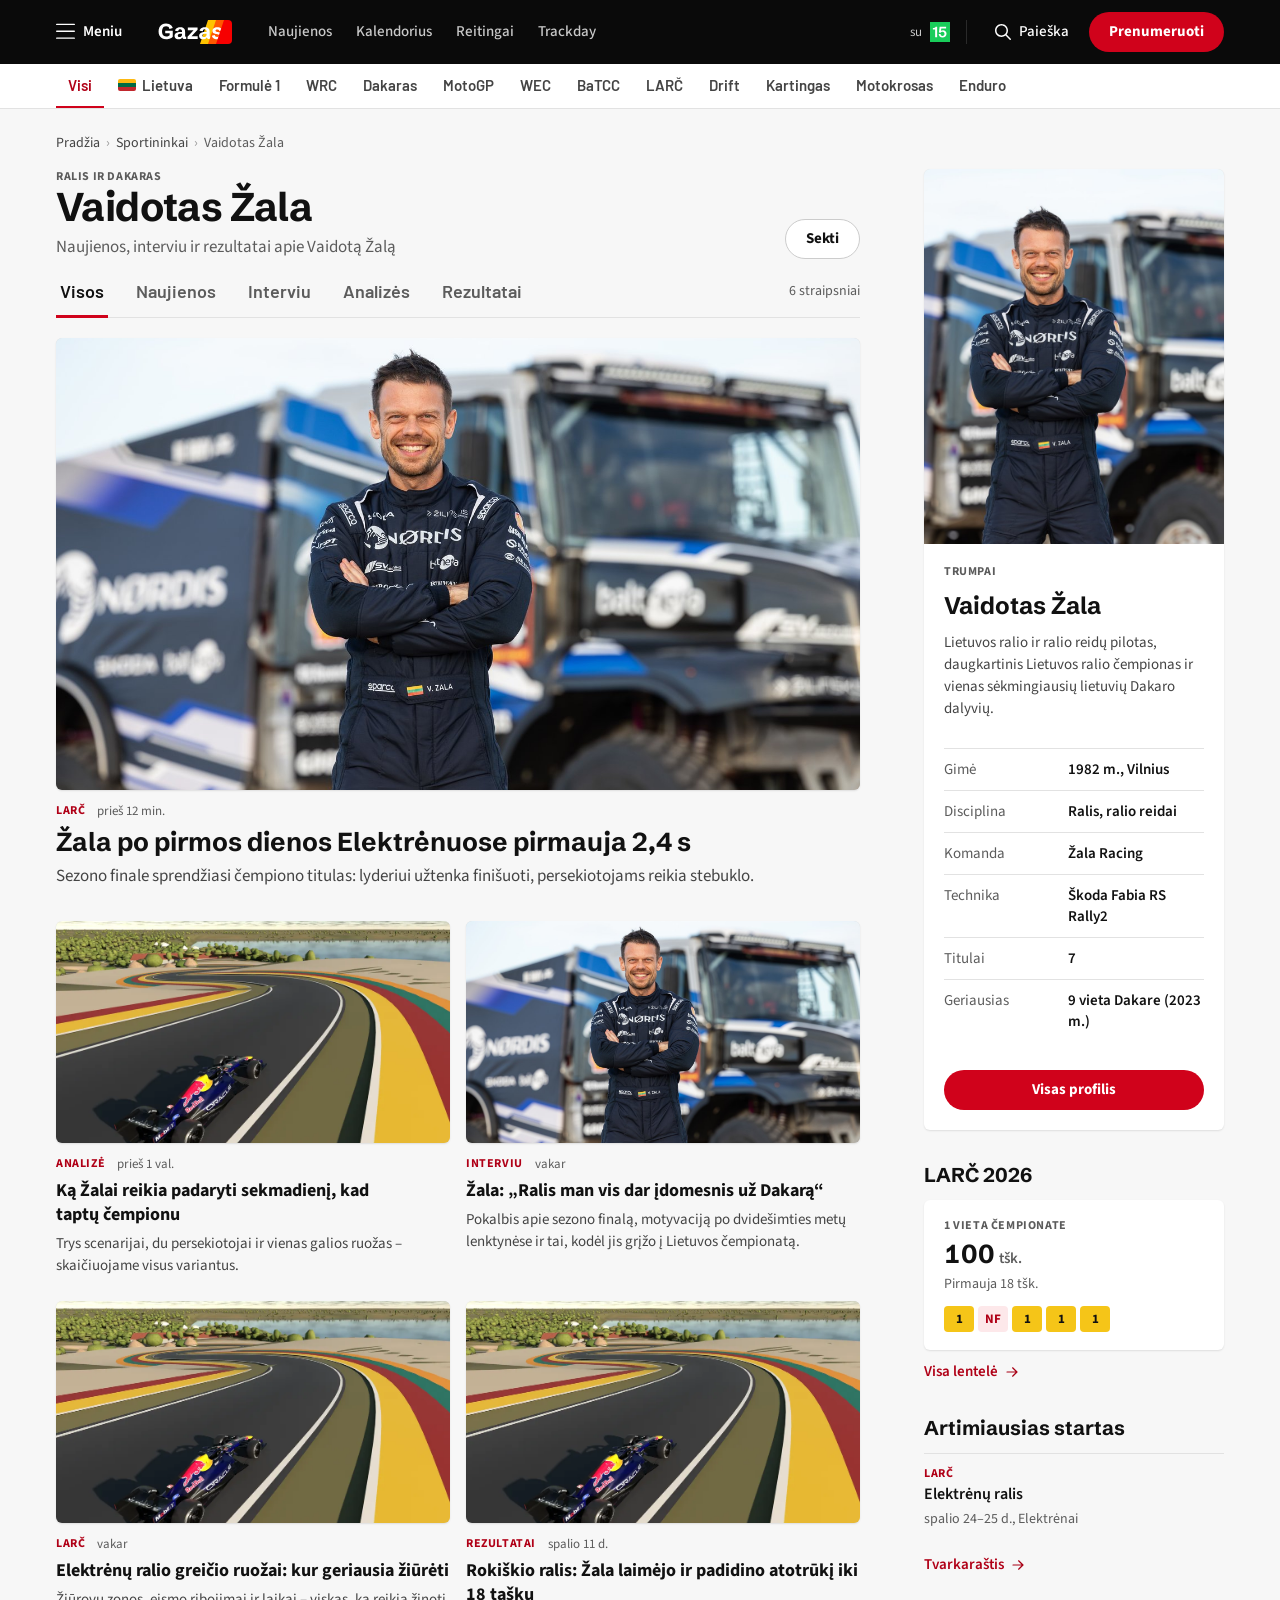
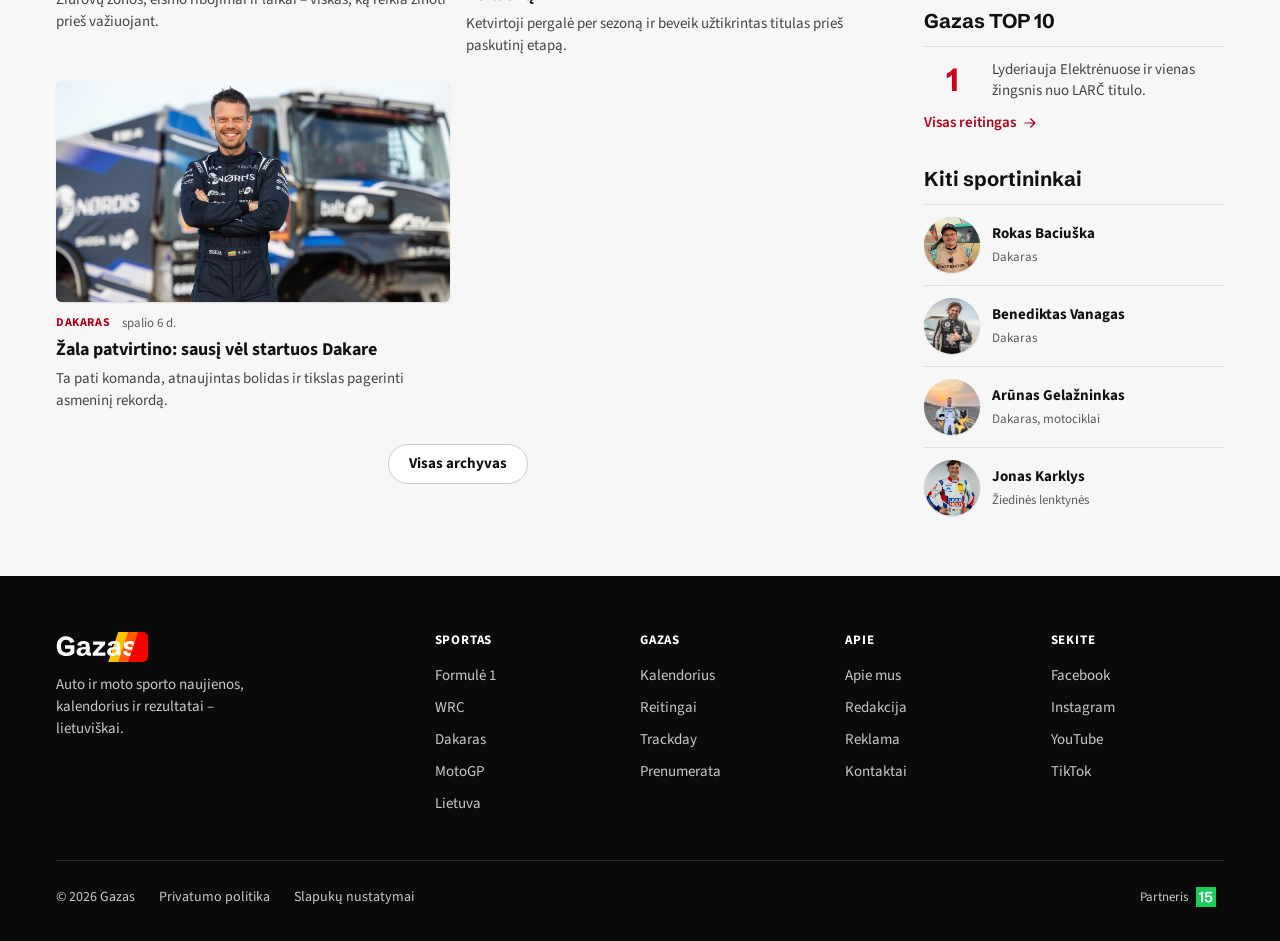
<file: athlete.html>
<!doctype html>
<html lang="lt">
<head>
<meta charset="utf-8">
<meta name="viewport" content="width=device-width, initial-scale=1">
<title>Sportininkas — Gazas</title>
<link rel="preconnect" href="https://fonts.googleapis.com">
<link rel="preconnect" href="https://fonts.gstatic.com" crossorigin>
<link href="https://fonts.googleapis.com/css2?family=Barlow:wght@500;600&family=Schibsted+Grotesk:wght@600;700&family=Source+Sans+3:wght@400;500;600;700&display=swap" rel="stylesheet">
<link rel="stylesheet" href="review.css?v=20261027z">
<script>if (location.search.includes("shot")) document.documentElement.classList.add("shot");</script>
<link rel="stylesheet" href="site.css?v=20261027z">
<style>
  .crumbs { padding-top: 24px; }
  .athlete-layout { padding-top: 16px; }
  .page-head { margin-bottom: 8px; }
  .page-head .btn { margin-left: auto; }
  .news-head .count { margin-left: auto; padding-bottom: 14px; font-size: 14px; color: var(--text-tertiary); }
  .feed { display: grid; gap: 32px; }
  .feed .hub-side { grid-template-columns: 1fr 1fr; }
  .feed .card-title { min-height: 0; }
  .feed-more { justify-self: center; }

  .profile { overflow: hidden; }
  .profile .img-frame { aspect-ratio: 4 / 5; border-radius: 0; box-shadow: none; }
  .profile .img-frame img { object-position: center 20%; }
  .profile-body { padding: 20px; display: grid; gap: 12px; }
  .profile-body h2 { font: 700 24px/28px var(--heading); }
  .profile-body .lede { font-size: 15px; line-height: 22px; color: var(--text-secondary); }
  .profile-body .btn { width: 100%; }
  .stat .form { margin-top: 8px; }
  .rank-badge { display: grid; grid-template-columns: 56px 1fr; gap: 12px; align-items: center; padding-top: 12px; border-top: 1px solid var(--border-secondary); }
  .rank-badge .big { font: 700 32px/32px var(--heading); color: var(--accent); text-align: center; }
  .rank-badge p { font-size: 15px; line-height: 21px; color: var(--text-secondary); }

  @media (max-width: 1100px) {
    .layout-rail { grid-template-columns: minmax(0, 1fr); gap: 32px; }
    .side-rail { display: contents; }
    .feed-col { display: contents; }
    .page-head { order: -2; margin-bottom: 0; }
    .side-rail .profile { order: -1; }
    .profile-body .eyebrow, .profile-body h2 { display: none; }
  }
  @media (max-width: 760px) {
    .page-head { flex-wrap: wrap; }
    .page-head h1 { font-size: 30px; line-height: 36px; }
    .page-head .btn { margin-left: 0; }
    .side-rail { grid-template-columns: 1fr; }
    .profile { display: grid; grid-template-columns: 120px minmax(0, 1fr); }
    .profile .img-frame { aspect-ratio: auto; height: 100%; min-height: 180px; }
    .profile-body { padding: 14px; gap: 8px; }
    .profile-body .facts { display: none; }
    .news-head { overflow-x: auto; scrollbar-width: none; }
    .news-head .tabs { flex: none; }
    .news-head .count { display: none; }
    .feed .hub-side { grid-template-columns: 1fr; }
  }
</style>
</head>
<body>
<a class="skip" href="#main">Pereiti prie turinio</a>
<div data-site-header data-active="sportininkai"></div>

<main id="main" class="wrap">
  <nav aria-label="Naršymo kelias"><ol class="crumbs" id="crumbs"></ol></nav>
  <div class="layout-rail athlete-layout">
    <div class="feed-col">
      <header class="page-head" id="head"></header>
      <div class="news-head"><div class="tabs" role="tablist" aria-label="Turinio tipas" id="tabs"></div><span class="count" id="count" aria-live="polite"></span></div>
      <div class="feed" id="feed" role="tabpanel"></div>
    </div>
    <aside class="side-rail" id="rail" aria-label="Apie sportininką"></aside>
  </div>
</main>

<div data-site-footer></div>
<script src="data.js?v=20261027z"></script>
<script src="site.js?v=20261027ab"></script>
<script>
  const G = window.GAZAS;
  const { fmt } = G;
  const p = G.athleteById[new URLSearchParams(location.search).get("id")] || G.ATHLETES[0];
  const profileHref = `athlete-profile.html?id=${p.id}`;
  document.title = `${p.name}: naujienos — Gazas`;

  document.getElementById("crumbs").innerHTML = `<li><a href="improved.html">Pradžia</a></li><li><a href="ratings.html?s=top">Sportininkai</a></li><li><span aria-current="page">${p.name}</span></li>`;
  document.getElementById("head").innerHTML = `
    <div><p class="eyebrow">${p.disc}</p><h1>${p.name}</h1><p class="sub">Naujienos, interviu ir rezultatai apie ${p.acc}</p></div>
    <button class="btn btn-ghost" type="button" id="follow" aria-pressed="false">Sekti</button>`;

  const follow = document.getElementById("follow");
  follow.addEventListener("click", () => {
    const on = follow.getAttribute("aria-pressed") !== "true";
    follow.setAttribute("aria-pressed", on);
    follow.textContent = on ? "Sekate" : "Sekti";
  });

  /* Feed */
  const KINDS = [["all", "Visos"], ["Naujiena", "Naujienos"], ["Interviu", "Interviu"], ["Analizė", "Analizės"], ["Rezultatai", "Rezultatai"]];
  const kindOf = (a) => a.label || "Naujiena";
  const kinds = KINDS.filter(([k]) => k === "all" || p.articles.some((a) => kindOf(a) === k));
  const tabs = document.getElementById("tabs");
  tabs.innerHTML = kinds.map(([k, label], i) => `<button role="tab" data-k="${k}" aria-selected="${i === 0}" tabindex="${i === 0 ? 0 : -1}" aria-controls="feed">${label}</button>`).join("");

  function renderFeed(k) {
    const list = p.articles.filter((a) => k === "all" || kindOf(a) === k);
    const [first, ...rest] = list;
    document.getElementById("count").textContent = `${list.length} ${list.length === 1 ? "straipsnis" : list.length < 10 ? "straipsniai" : "straipsnių"}`;
    document.getElementById("feed").innerHTML = `
      <div class="hub-feature">${G.card(first, { dek: true })}</div>
      ${rest.length ? `<div class="hub-side">${rest.map((a) => G.card(a, { dek: true })).join("")}</div>` : ""}
      <a class="btn btn-ghost feed-more" href="${profileHref}#naujienos">Visas archyvas</a>`;
  }
  G.wireTabs(tabs, (t) => renderFeed(t.dataset.k));
  renderFeed("all");

  /* Rail */
  const ev = p.next && G.eventById[p.next];
  const others = G.ATHLETES.filter((x) => x.id !== p.id).slice(0, 4);
  const cur = p.current;
  const topEntry = p.top && G.LT_TOP[p.top - 1];
  const titles = p.titles.length;

  document.getElementById("rail").innerHTML = `
    <section class="panel profile" aria-labelledby="pname">
      <div class="img-frame"><img src="assets/${p.img}" alt="${p.name}"></div>
      <div class="profile-body">
        <p class="eyebrow">Trumpai</p>
        <h2 id="pname">${p.name}</h2>
        <p class="lede">${p.lede}</p>
        <dl class="facts">
          ${p.facts.slice(0, 4).map(([k, v]) => `<div><dt>${k}</dt><dd>${v}</dd></div>`).join("")}
          <div><dt>Titulai</dt><dd>${titles}</dd></div>
          <div><dt>Geriausias</dt><dd>${p.best}</dd></div>
        </dl>
        <a class="btn btn-primary" href="${profileHref}">Visas profilis</a>
      </div>
    </section>

    ${cur ? `
    <section class="rail-block">
      <h2>${cur.st.label} 2026</h2>
      <div class="stat" style="--c:${G.SERIES[p.standing.series].color}">
        <span class="eyebrow">${cur.d.pos} vieta čempionate</span>
        <span class="big">${cur.d.points}<small>tšk.</small></span>
        <span class="muted">${cur.d.gap ? `Atsilieka ${cur.d.gap} tšk.` : `Pirmauja ${cur.d.points - cur.st.drivers[1].points} tšk.`}</span>
        <span class="form" aria-label="Paskutiniai rezultatai">${cur.d.form.map((x) => `<span class="r ${x === "NF" ? "nf" : x <= 3 ? `p${x}` : cur.st.pts(x) ? "pts-r" : ""}">${x}</span>`).join("")}</span>
      </div>
      <a class="more-link" href="ratings.html?s=${p.standing.series}">Visa lentelė ${G.arrowRed}</a>
    </section>` : ""}

    ${ev ? `
    <section class="rail-block">
      <h2>Artimiausias startas</h2>
      <a class="next-ev hover-title" href="calendar.html#${ev.id}"><span class="kicker">${G.SERIES[ev.series].name}</span><span class="name t">${ev.name}</span><span class="when">${fmt.range(ev.start, ev.end)}, ${ev.place}</span></a>
      <a class="more-link" href="calendar.html#${ev.id}">Tvarkaraštis ${G.arrowRed}</a>
    </section>` : ""}

    ${topEntry ? `
    <section class="rail-block">
      <h2>Gazas TOP 10</h2>
      <div class="rank-badge"><span class="big">${p.top}</span><p>${topEntry.note}</p></div>
      <a class="more-link" href="ratings.html?s=top">Visas reitingas ${G.arrowRed}</a>
    </section>` : ""}

    <section class="rail-block">
      <h2>Kiti sportininkai</h2>
      ${others.map((x) => `<a class="mini hover-title" href="athlete.html?id=${x.id}"><div class="img-frame round"><img src="assets/${x.img}" alt="" loading="lazy"></div><div><p class="t">${x.name}</p><p class="meta"><span>${x.disc}</span></p></div></a>`).join("")}
    </section>`;
</script>
</body>
</html>
</file>
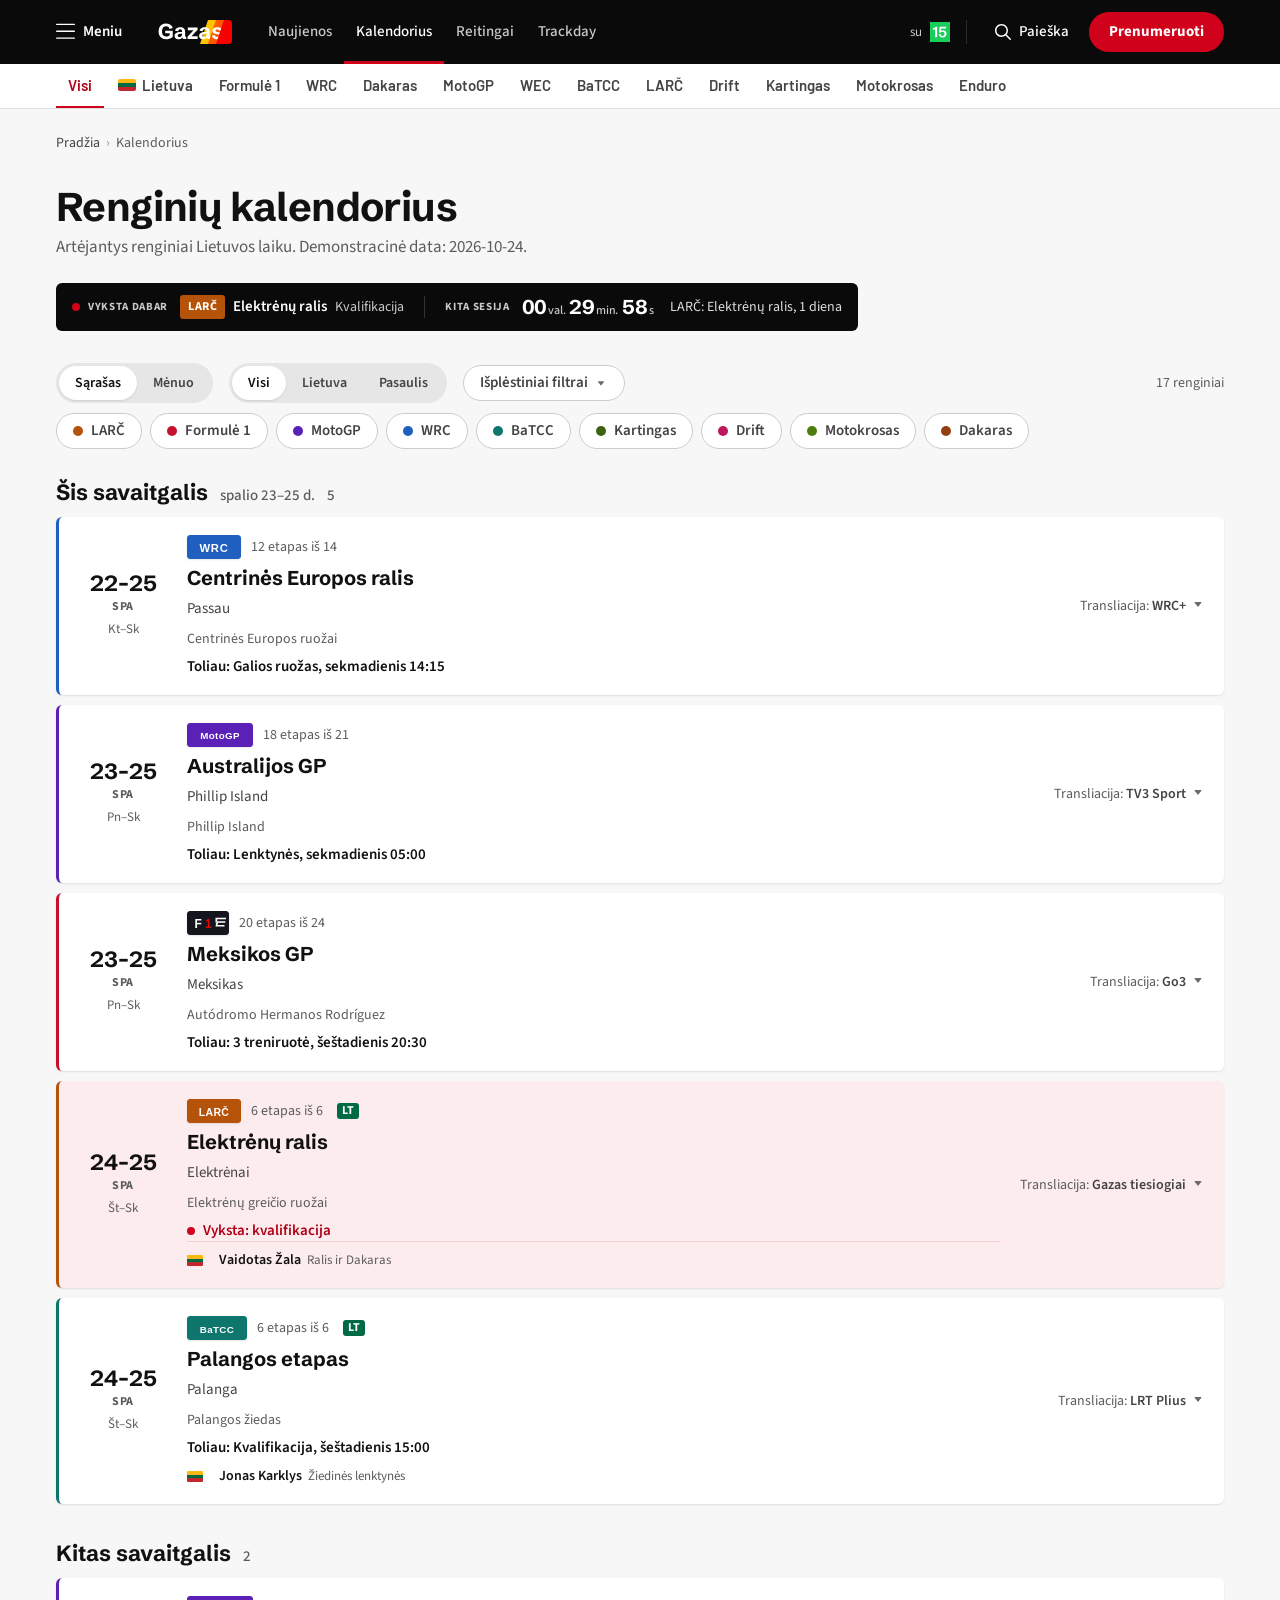
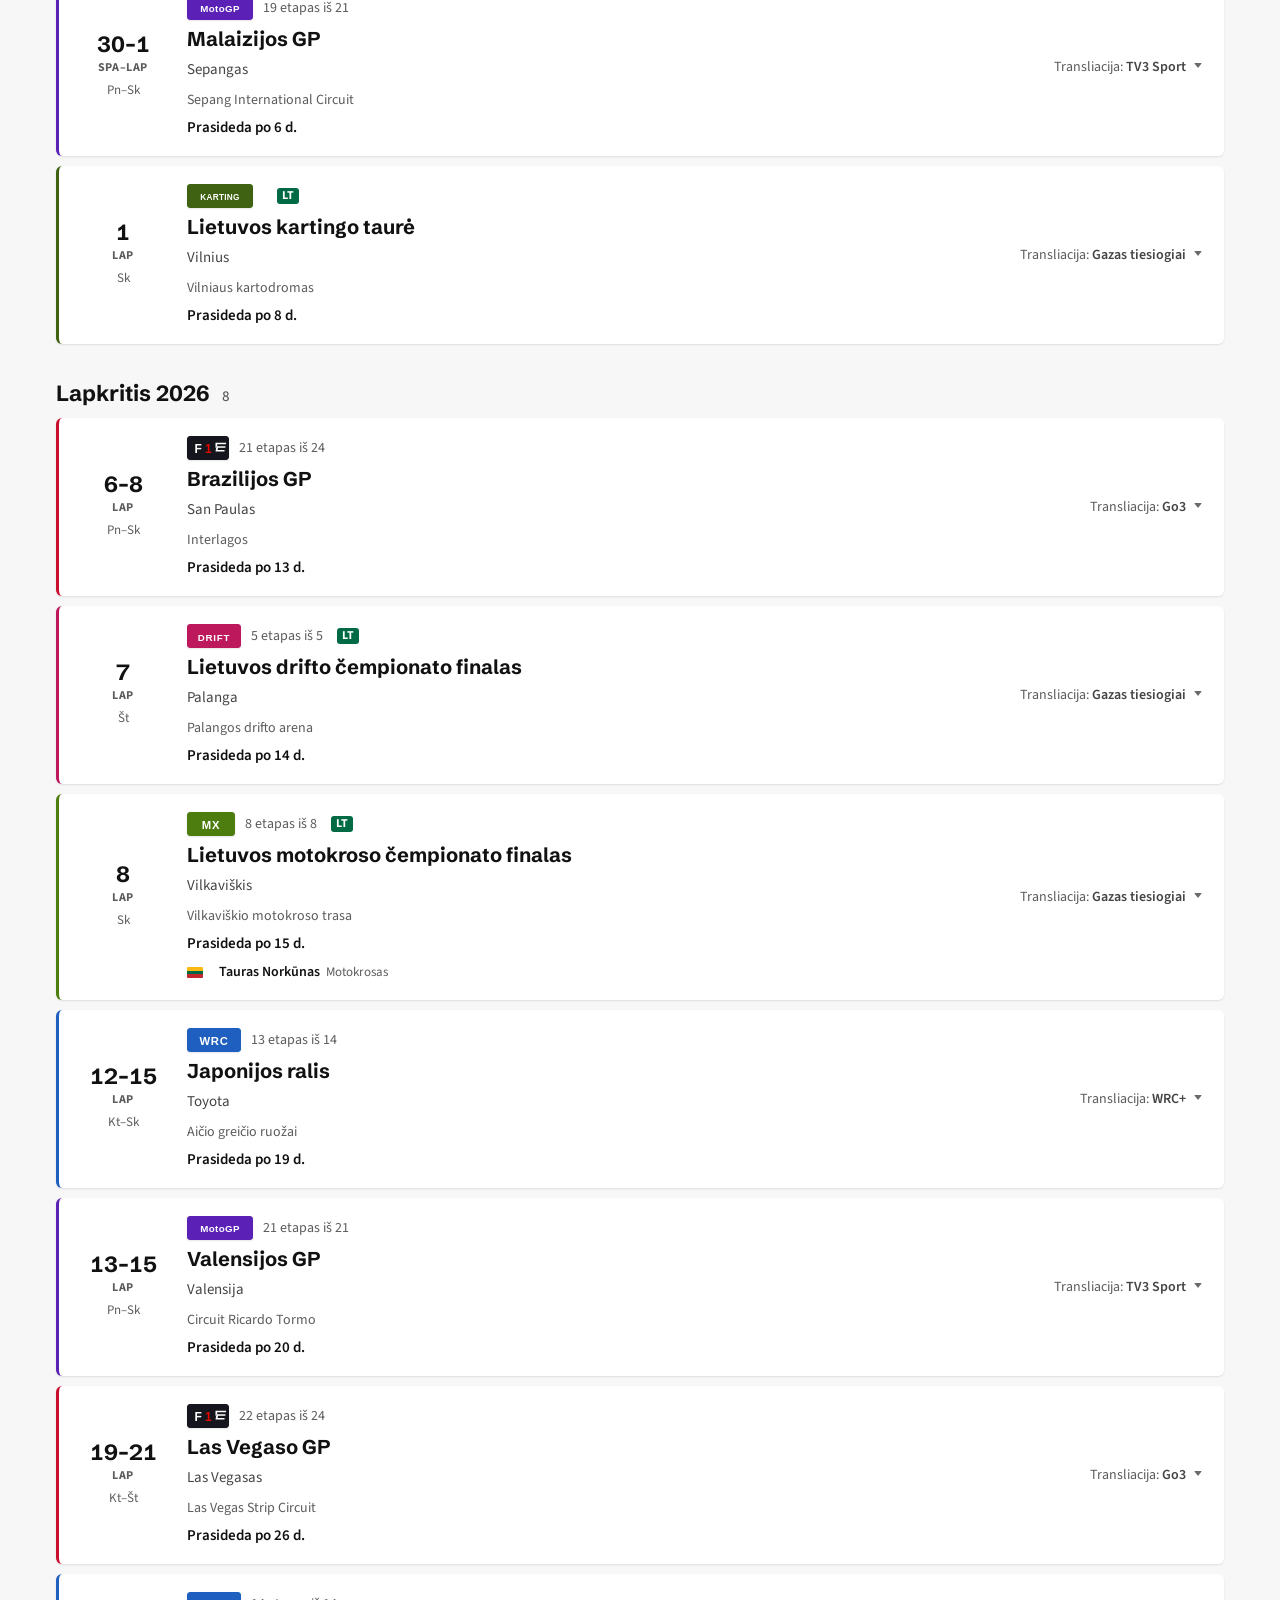
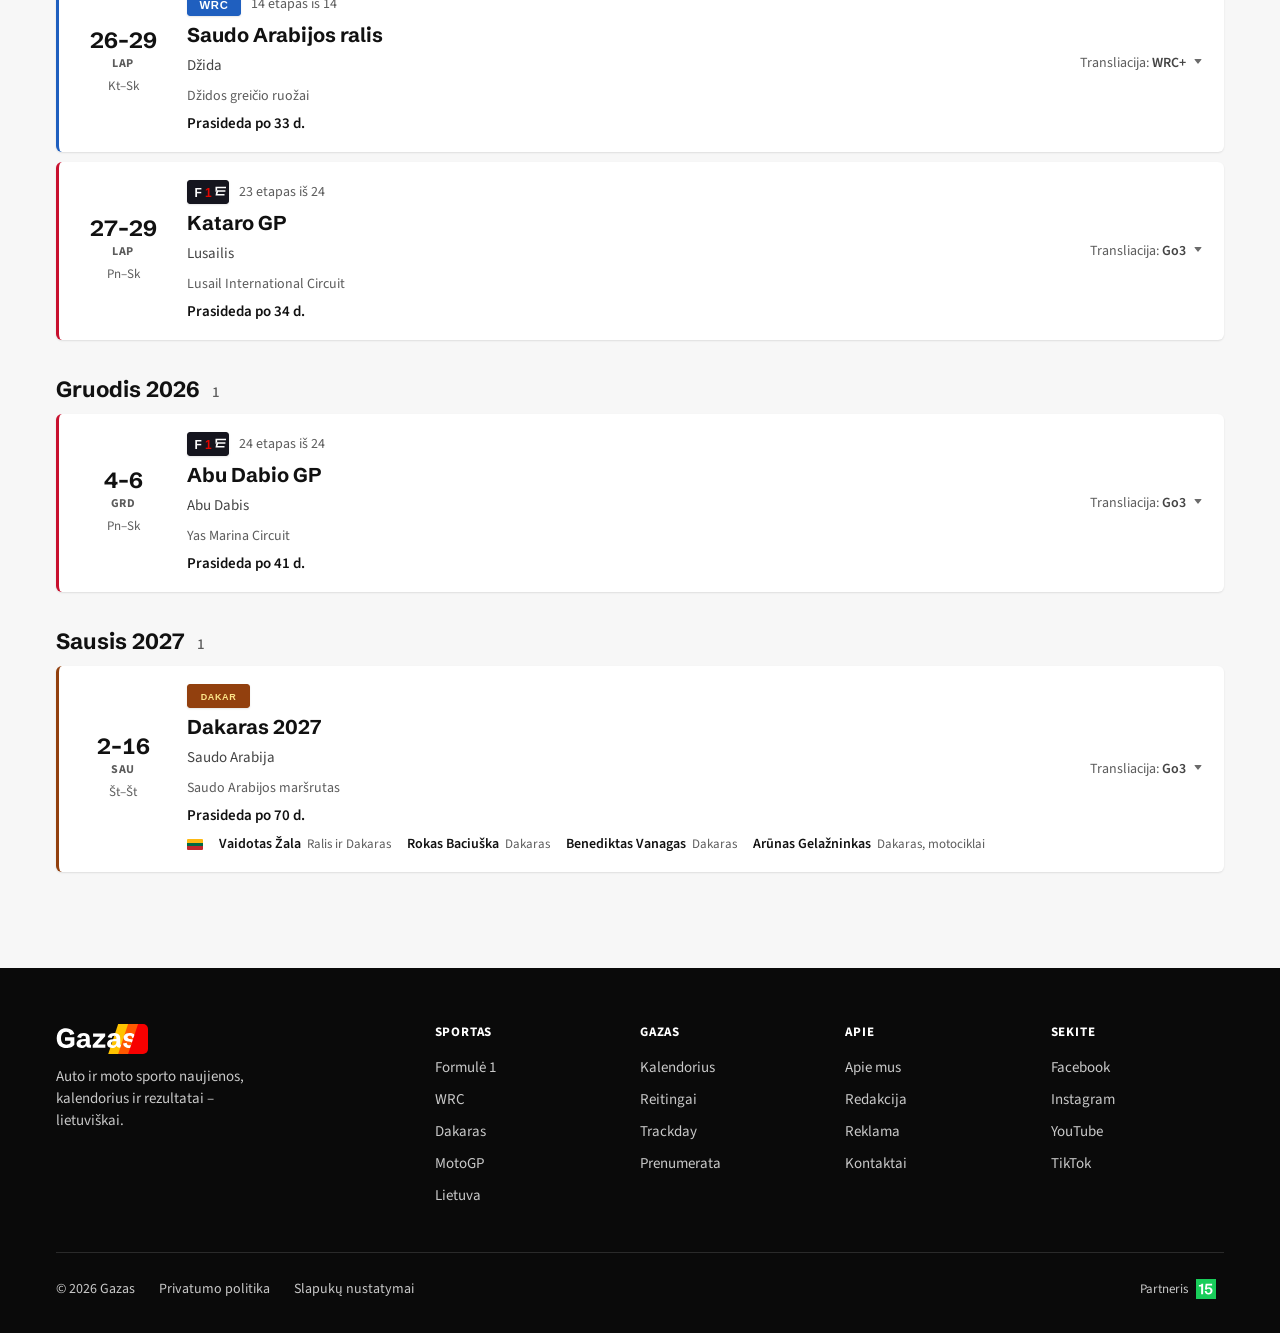
<file: calendar.html>
<!doctype html>
<html lang="lt">
<head>
<meta charset="utf-8">
<meta name="viewport" content="width=device-width, initial-scale=1">
<title>Renginių kalendorius — Gazas</title>
<link rel="preconnect" href="https://fonts.googleapis.com">
<link rel="preconnect" href="https://fonts.gstatic.com" crossorigin>
<link href="https://fonts.googleapis.com/css2?family=Barlow:wght@500;600&family=Schibsted+Grotesk:wght@600;700&family=Source+Sans+3:wght@400;500;600;700&display=swap" rel="stylesheet">
<link rel="stylesheet" href="review.css?v=20261027aa">
<script>if (location.search.includes("shot")) document.documentElement.classList.add("shot");</script>
<link rel="stylesheet" href="site.css?v=20261027aa">
<style>
  .page-head { padding-top: 32px; }
  .crumbs { padding-top: 24px; }

  /* Compact now / next strip — shrink to content, no empty stretch */
  .now-strip {
    margin-top: 24px; padding: 12px 16px; border-radius: var(--rounded-sm);
    background: var(--bg-inverse); color: #fff;
    display: flex; flex-wrap: wrap; gap: 8px 20px; align-items: center;
    width: fit-content; max-width: 100%; box-sizing: border-box;
  }
  .now-strip .block { display: inline-flex; flex-wrap: wrap; gap: 8px 12px; align-items: center; min-width: 0; }
  #live-list { display: contents; }
  .now-strip .lbl {
    font: 700 11px/14px var(--body); letter-spacing: .06em; text-transform: uppercase;
    color: var(--text-on-dark-2); display: inline-flex; align-items: center; gap: 8px; flex: none;
  }
  .now-strip .live-item { display: inline-flex; align-items: center; gap: 8px; font-size: 15px; }
  .now-strip .live-item a { font-weight: 600; }
  .now-strip .live-item a:hover { text-decoration: underline; }
  .now-strip .sess { color: var(--text-on-dark-2); font-size: 14px; }
  .now-strip .countdown {
    font: 700 20px/24px var(--heading); font-variant-numeric: tabular-nums; letter-spacing: -.01em;
  }
  .now-strip .countdown small { font: 500 12px/14px var(--body); color: var(--text-on-dark-2); margin: 0 4px 0 1px; }
  .now-strip .next-name { font-size: 14px; color: #ddd; }
  .now-strip .sep { width: 1px; height: 22px; background: #333; flex: none; }
  .now-strip.empty-live .live-block { display: none; }
  .now-strip.empty-live .sep { display: none; }

  /* Toolbar — region + series is enough for a news calendar */
  .toolbar {
    position: sticky; top: 112px; z-index: 20; margin-top: 20px; padding: 12px 0;
    background: var(--bg-primary); display: grid; gap: 10px;
  }
  .toolbar-row { display: flex; flex-wrap: wrap; align-items: center; gap: 12px 16px; }
  .toolbar .segmented { width: auto; }
  .toolbar .segmented button { padding: 0 16px; flex: none; }
  .chips { display: flex; gap: 8px; overflow-x: auto; scrollbar-width: none; }
  .chips::-webkit-scrollbar { display: none; }
  .chip { flex: none; display: inline-flex; align-items: center; gap: 8px; }
  .chip .sw { width: 10px; height: 10px; border-radius: 50%; }
  .count { margin-left: auto; font-size: 14px; color: var(--text-tertiary); }
  .reset { border: 0; background: none; color: var(--accent-text); font-weight: 600; font-size: 15px; cursor: pointer; padding: 6px 0; }
  .reset[hidden] { display: none; }
  .adv-toggle {
    display: inline-flex; align-items: center; gap: 6px;
    min-height: 36px; padding: 0 16px;
    border: 1px solid var(--border-primary); border-radius: 9999px;
    background: #fff; color: var(--text-secondary);
    font: 600 15px/20px var(--body); cursor: pointer;
    transition: color var(--dur-fast) var(--ease-out), border-color var(--dur-fast) var(--ease-out), background var(--dur-fast) var(--ease-out);
  }
  .adv-toggle:hover { color: var(--text-primary); border-color: #888; }
  .adv-toggle .chev { width: 14px; height: 14px; transition: transform var(--dur) var(--ease-out); }
  .adv-toggle[aria-expanded="true"], .adv-toggle.is-on {
    background: var(--text-primary); border-color: var(--text-primary); color: #fff;
  }
  .adv-toggle[aria-expanded="true"] .chev, .adv-toggle.is-on .chev { filter: invert(1); }
  .adv-toggle[aria-expanded="true"] .chev { transform: rotate(180deg); }
  .adv-panel.collapse { margin-top: 0; }
  .adv-panel.collapse.is-open { margin-top: 2px; }
  .adv-grid {
    display: flex; flex-wrap: wrap; align-items: center; gap: 8px 12px;
    padding: 0; background: none; box-shadow: none;
  }
  .adv-field { position: relative; display: flex; align-items: center; min-width: 0; }
  .adv-field label {
    position: absolute; width: 1px; height: 1px; padding: 0; margin: -1px;
    overflow: hidden; clip: rect(0, 0, 0, 0); white-space: nowrap; border: 0;
  }
  .adv-field input, .adv-field select {
    min-height: 36px; padding: 0 44px 0 16px; border: 1px solid var(--border-primary); border-radius: 9999px;
    background-color: #fff; font: 600 15px/20px var(--body); color: var(--text-secondary); cursor: pointer;
  }
  .adv-field select {
    appearance: none; -webkit-appearance: none; -moz-appearance: none;
    background-image: url("assets/chevron-down-sm.svg");
    background-repeat: no-repeat; background-position: right 16px center; background-size: 14px 14px;
    min-width: 160px;
  }
  .adv-field select::-ms-expand { display: none; }
  .adv-field input[type="date"] {
    min-width: 148px; color-scheme: light;
    background-image: none; padding-right: 12px;
  }
  .adv-field input[type="date"]::-webkit-calendar-picker-indicator {
    margin-inline: 0 4px; padding: 4px; cursor: pointer; opacity: .55;
  }
  .adv-field input:hover, .adv-field select:hover { border-color: #888; color: var(--text-primary); }
  .adv-field input:focus, .adv-field select:focus {
    outline: 2px solid color-mix(in srgb, var(--accent) 35%, transparent); outline-offset: 1px; border-color: #aaa;
    color: var(--text-primary);
  }
  .adv-range { display: inline-flex; align-items: center; gap: 8px; }
  .adv-range .sep { color: var(--text-tertiary); font-size: 14px; flex: none; }

  .cal-main { padding-top: 8px; padding-bottom: 48px; }

  /* List — divider only between events, no card stroke */
  .group + .group { margin-top: 36px; }
  .group-h {
    display: flex; align-items: baseline; gap: 12px; margin-bottom: 4px;
    font: 700 22px/28px var(--heading);
  }
  .group-h span { font: 500 15px/20px var(--body); color: var(--text-tertiary); }

  .ev {
    display: grid; grid-template-columns: 88px minmax(0, 1fr) auto;
    gap: 0 20px; margin-top: 10px; padding: 18px 18px 18px 20px; scroll-margin-top: 180px;
    background: #fff; border-radius: var(--rounded-sm); box-shadow: var(--shadow-card);
    border-left: 3px solid var(--c); cursor: pointer; align-items: center;
    transition: box-shadow var(--dur) var(--ease-out);
  }
  .ev:hover { box-shadow: 0 4px 16px rgba(0, 0, 0, .12); }
  .ev:focus-visible { outline: 2px solid var(--accent); outline-offset: 2px; }
  .ev.is-live { background: var(--live-bg); }
  .ev.flash { animation: flash 1.4s ease-out; }
  .ev[aria-expanded="true"] { box-shadow: 0 4px 18px rgba(0, 0, 0, .14); }
  @keyframes flash { 0% { background: color-mix(in srgb, var(--accent) 12%, transparent); } 100% { background: transparent; } }

  .date {
    display: flex; flex-direction: column; justify-content: center; align-items: center;
    text-align: center; gap: 2px;
  }
  .date .days { font: 700 22px/26px var(--heading); font-variant-numeric: tabular-nums; white-space: nowrap; }
  .date .mon { font: 700 12px/16px var(--body); letter-spacing: .05em; text-transform: uppercase; color: var(--text-tertiary); }
  .date .wd { font-size: 13px; color: var(--text-tertiary); }

  .ev-main { display: grid; gap: 6px; align-content: center; min-width: 0; }
  .ev-top { display: flex; flex-wrap: wrap; gap: 10px; align-items: center; }
  .series-logo { height: 24px; width: auto; display: block; border-radius: 3px; flex: none; box-shadow: var(--shadow-sm); }
  .round { font-size: 14px; color: var(--text-tertiary); }
  .ev-name { font: 700 20px/26px var(--heading); }
  .ev-place { font-size: 15px; color: var(--text-secondary); }
  .ev-track { font-size: 14px; color: var(--text-tertiary); }
  .status { display: inline-flex; align-items: center; gap: 8px; font-size: 15px; line-height: 20px; font-weight: 600; }
  .status.live { color: var(--accent-text); }
  .lt-drivers {
    display: flex; flex-wrap: wrap; gap: 8px 16px; align-items: center;
    margin-top: 2px; font-size: 14px; line-height: 20px; color: var(--text-secondary);
  }
  .lt-drivers .flag { width: 16px; height: 11px; border-radius: 1px; background: linear-gradient(#fdb913 33.3%, #006a44 33.3% 66.6%, #c1272d 66.6%); flex: none; }
  .lt-drivers .person { display: inline-flex; flex-wrap: wrap; align-items: baseline; gap: 4px 6px; }
  .lt-drivers a { font-weight: 600; color: var(--text-primary); }
  .lt-drivers a:hover { color: var(--accent-text); text-decoration: underline; text-underline-offset: 2px; }
  .lt-drivers .disc { color: var(--text-tertiary); font-size: 13px; }

  .ev-side {
    display: grid; gap: 10px; justify-items: end; align-content: center;
    position: relative; min-width: 140px; padding-right: 20px;
  }
  .track-outline {
    width: 140px; height: 84px; color: var(--c, #111); display: block;
  }
  .track-outline path {
    fill: none; stroke: currentColor; stroke-width: 2; stroke-linecap: round; stroke-linejoin: round;
    opacity: .85;
  }
  .ev-side .watch { font-size: 14px; color: var(--text-tertiary); text-align: right; line-height: 20px; }
  .ev-side .watch strong { color: var(--text-secondary); font-weight: 600; }
  .ev-expand {
    position: absolute; top: 0; right: 0;
    display: grid; place-items: center; color: var(--text-tertiary);
  }
  .ev-expand .chev { width: 16px; height: 16px; transition: transform var(--dur) var(--ease-out); }
  .ev[aria-expanded="true"] .ev-expand .chev { transform: rotate(180deg); }
  .ev-actions { display: flex; gap: 8px; justify-content: end; }
  .ev-actions .btn { min-height: 32px; padding: 0 12px; font-size: 13px; }

  .sessions.collapse { grid-column: 1 / -1; margin-top: 0; align-self: stretch; }
  .sessions.collapse.is-open { margin-top: 14px; padding-top: 14px; border-top: 1px solid var(--border-secondary); }
  .ev-detail {
    display: grid; grid-template-columns: 160px minmax(0, 1fr); gap: 20px 28px; align-items: start;
  }
  .ev-detail-track {
    display: grid; gap: 10px; justify-items: center; text-align: center;
  }
  .ev-detail-track .tname { font: 700 15px/20px var(--heading); }
  .ev-facts { display: grid; gap: 8px 20px; grid-template-columns: auto 1fr; font-size: 14px; line-height: 20px; margin: 0; }
  .ev-facts dt { color: var(--text-tertiary); }
  .ev-facts dd { margin: 0; font-weight: 600; }
  .sessions table { font-size: 15px; width: 100%; margin-top: 16px; }
  .sessions td { height: 40px; border-top: 1px solid var(--border-secondary); }
  .sessions tr:first-child td { border-top: 0; }
  .sessions td:first-child { width: 140px; font-weight: 500; color: var(--text-secondary); }
  .sessions td:nth-child(2) { width: 70px; font-weight: 700; font-variant-numeric: tabular-nums; }
  .sessions td:last-child { font-weight: 600; font-size: 14px; }
  .sessions tr.is-next td { color: var(--text-primary); }
  .sessions tr.is-live td { background: var(--live-bg); }
  .st-live { color: var(--accent-text); }
  .st-done { color: var(--text-tertiary); font-weight: 500 !important; }
  .empty { padding: 48px 8px; color: var(--text-secondary); }

  /* Month */
  .month-nav { display: flex; align-items: center; gap: 12px; margin-bottom: 12px; }
  .month-nav h2 { font: 700 24px/30px var(--heading); min-width: 200px; }
  .icon-btn { width: 40px; height: 40px; border-radius: 50%; border: 0; background: var(--bg-tertiary); display: grid; place-items: center; cursor: pointer; }
  .icon-btn img { width: 16px; height: 16px; }
  .icon-btn.prev img { transform: scaleX(-1); }
  .month-nav .today-btn { margin-left: auto; }
  .grid-month {
    display: grid; grid-template-columns: repeat(7, minmax(0, 1fr));
    gap: 1px; background: var(--border-secondary); border-radius: var(--rounded-sm); overflow: hidden;
  }
  .grid-month .wd-h { background: var(--bg-tertiary); padding: 8px 10px; font: 700 12px/16px var(--body); letter-spacing: .05em; text-transform: uppercase; color: var(--text-tertiary); }
  .cell { background: #fff; min-height: 108px; padding: 8px; display: grid; align-content: start; gap: 4px; }
  .cell.out { background: #fafafa; }
  .cell.out .num { color: #aaa; }
  .cell .num { font-size: 14px; font-weight: 600; font-variant-numeric: tabular-nums; }
  .cell.today .num { display: inline-grid; place-items: center; width: 26px; height: 26px; border-radius: 50%; background: var(--accent); color: #fff; }
  .pill {
    display: block; width: 100%; text-align: left; border: 0; cursor: pointer;
    padding: 3px 6px; border-radius: 3px; background: color-mix(in srgb, var(--c) 12%, #fff);
    border-left: 3px solid var(--c); font-size: 13px; line-height: 17px; font-weight: 600;
    white-space: nowrap; overflow: hidden; text-overflow: ellipsis;
  }
  .pill:hover { background: color-mix(in srgb, var(--c) 22%, #fff); }
  .legend { display: flex; flex-wrap: wrap; gap: 8px 16px; margin-top: 12px; font-size: 14px; color: var(--text-secondary); }
  .legend span { display: inline-flex; align-items: center; gap: 6px; }
  .legend i { width: 10px; height: 10px; border-radius: 2px; background: var(--c); }

  @media (max-width: 760px) {
    .page-head { padding-top: 8px; }
    .page-head h1 { font-size: 30px; line-height: 36px; }
    .now-strip { display: flex; width: 100%; padding: 14px 16px; gap: 10px; flex-direction: column; align-items: flex-start; }
    .now-strip .sep { display: none; }
    .now-strip .countdown { font-size: 20px; line-height: 24px; }
    .toolbar { top: 100px; }
    .toolbar-row { flex-wrap: nowrap; overflow-x: auto; }
    .count { display: none; }
    .group-h { font-size: 19px; }
    .ev { grid-template-columns: 68px minmax(0, 1fr); gap: 0 12px; padding: 14px 14px 14px 16px; }
    .date .days { font-size: 18px; line-height: 22px; }
    .series-logo { height: 20px; }
    .ev-side { grid-column: 2; justify-items: start; min-width: 0; margin-top: 4px; }
    .ev-side .watch { text-align: left; }
    .ev-expand { position: static; justify-self: start; }
    .ev-detail { grid-template-columns: 1fr; gap: 16px; }
    .ev-detail-track .track-outline { width: 120px; height: 72px; }
    .sessions td:first-child { width: 96px; }
    .view-switch { display: none; }
    .adv-grid { flex-wrap: nowrap; overflow-x: auto; scrollbar-width: none; }
    .adv-grid::-webkit-scrollbar { display: none; }
    .adv-field select { min-width: 148px; }
  }
</style>
</head>
<body>
<a class="skip" href="#main">Pereiti prie turinio</a>
<div data-site-header data-active="kalendorius" data-series-links="calendar"></div>

<main id="main">
  <div class="wrap">
    <nav aria-label="Naršymo kelias"><ol class="crumbs"><li><a href="improved.html">Pradžia</a></li><li><span aria-current="page">Kalendorius</span></li></ol></nav>
    <div class="page-head">
      <div>
        <h1>Renginių kalendorius</h1>
        <p class="sub">Artėjantys renginiai Lietuvos laiku. Demonstracinė data: 2026-10-24.</p>
      </div>
    </div>

    <section class="now-strip" id="now-strip" aria-label="Dabar ir netrukus">
      <div class="block live-block">
        <span class="lbl"><span class="dot" aria-hidden="true"></span>Vyksta dabar</span>
        <div id="live-list"></div>
      </div>
      <span class="sep" aria-hidden="true"></span>
      <div class="block">
        <span class="lbl">Kita sesija</span>
        <span class="countdown" id="countdown" aria-live="off"></span>
        <span class="next-name" id="next-name"></span>
      </div>
    </section>

    <div class="toolbar" role="search" aria-label="Kalendoriaus filtrai">
      <div class="toolbar-row">
        <div class="segmented view-switch" role="group" aria-label="Vaizdas">
          <button aria-pressed="true" data-view="list">Sąrašas</button>
          <button aria-pressed="false" data-view="month">Mėnuo</button>
        </div>
        <div class="segmented" role="group" aria-label="Regionas" id="region">
          <button aria-pressed="true" data-region="all">Visi</button>
          <button aria-pressed="false" data-region="lt">Lietuva</button>
          <button aria-pressed="false" data-region="world">Pasaulis</button>
        </div>
        <button class="adv-toggle" id="adv-toggle" type="button" aria-expanded="false" aria-controls="adv-panel">
          Išplėstiniai filtrai <img class="chev" src="assets/chevron-down-sm.svg" alt="" width="14" height="14">
        </button>
        <button class="reset" id="reset" type="button" hidden>Išvalyti</button>
        <p class="count" id="count" aria-live="polite"></p>
      </div>
      <div class="chips" role="group" aria-label="Serijos" id="series-chips"></div>
      <div class="adv-panel collapse" id="adv-panel" aria-hidden="true">
        <div class="collapse-inner">
          <div class="adv-grid">
            <div class="adv-field adv-field-dates">
              <label for="f-from">Datos intervalas</label>
              <div class="adv-range">
                <input id="f-from" type="date" aria-label="Nuo">
                <span class="sep" aria-hidden="true">–</span>
                <input id="f-to" type="date" aria-label="Iki">
              </div>
            </div>
            <div class="adv-field">
              <label for="f-country">Šalis</label>
              <select id="f-country"><option value="">Visos šalys</option></select>
            </div>
            <div class="adv-field">
              <label for="f-champ">Čempionatas</label>
              <select id="f-champ"><option value="">Visi čempionatai</option></select>
            </div>
          </div>
        </div>
      </div>
    </div>
  </div>

  <div class="wrap cal-main">
    <div id="list-view"></div>
    <div id="month-view" hidden>
      <div class="month-nav">
        <button class="icon-btn prev" id="m-prev" aria-label="Ankstesnis mėnuo"><img src="assets/chevron-right.svg" alt=""></button>
        <h2 id="m-title" aria-live="polite"></h2>
        <button class="icon-btn" id="m-next" aria-label="Kitas mėnuo"><img src="assets/chevron-right.svg" alt=""></button>
        <button class="btn btn-ghost today-btn" id="m-today" type="button">Šiandien</button>
      </div>
      <div class="grid-month" id="m-grid"></div>
      <div class="legend" id="legend"></div>
    </div>
  </div>
</main>

<div data-site-footer></div>
<script src="data.js?v=20261027aa"></script>
<script src="site.js?v=20261027ab"></script>
<script>
  const G = window.GAZAS;
  const { fmt } = G;
  const LIVE_MS = 3 * 3600e3;
  const params = new URLSearchParams(location.search);
  const COUNTRY_NAMES = {
    LT: "Lietuva", US: "JAV", JP: "Japonija", DE: "Vokietija", AU: "Australija",
    MX: "Meksika", MY: "Malaizija", BR: "Brazilija", ES: "Ispanija", SA: "Saudo Arabija",
    QA: "Kataras", AE: "JAE",
  };
  const state = {
    view: params.get("v") === "month" ? "month" : "list",
    region: ["lt", "world"].includes(params.get("r")) ? params.get("r") : "all",
    series: new Set((params.get("s") || "").split(",").filter((k) => G.SERIES[k])),
    from: params.get("from") || "",
    to: params.get("to") || "",
    country: params.get("c") || "",
    champ: params.get("ch") || "",
    month: new Date(2026, 9, 1),
  };

  const events = G.EVENTS.map((e) => ({
    ...e,
    s: G.SERIES[e.series],
    from: fmt.d(e.start),
    to: new Date(fmt.d(e.end).getTime() + 86399e3),
    sess: e.sessions.map(([name, at]) => ({ name, at: fmt.d(at) })),
    people: (e.athletes || []).map((id) => G.athleteById[id]).filter(Boolean),
  }));
  const winnerOf = (e) => {
    const st = G.STANDINGS[e.series];
    return st && e.round[0] === st.done ? st.lastResult[0].name : null;
  };
  const stateOf = (e, now) => {
    const live = [...e.sess].reverse().find((x) => x.at <= now && now - x.at < LIVE_MS);
    if (live) return { kind: "live", sess: live };
    if (e.to < now) return { kind: "past" };
    if (e.from <= now) return { kind: "on", sess: e.sess.find((x) => x.at > now) };
    return { kind: "future", sess: e.sess[0] };
  };

  const hasAdv = () => !!(state.from || state.to || state.country || state.champ);
  const visible = () => {
    const now = G.now();
    const from = state.from ? fmt.d(state.from) : null;
    const to = state.to ? new Date(fmt.d(state.to).getTime() + 86399e3) : null;
    return events.filter((e) =>
      (state.region === "all" || (state.region === "lt") === (e.country === "LT" || e.people.length > 0)) &&
      (!state.series.size || state.series.has(e.series)) &&
      (!state.champ || e.series === state.champ) &&
      (!state.country || e.country === state.country) &&
      (!from || e.to >= from) &&
      (!to || e.from <= to) &&
      (state.view === "month" || state.from || e.to >= now));
  };
  const syncUrl = () => {
    const p = new URLSearchParams();
    if (state.view !== "list") p.set("v", state.view);
    if (state.region !== "all") p.set("r", state.region);
    if (state.series.size) p.set("s", [...state.series].join(","));
    if (state.from) p.set("from", state.from);
    if (state.to) p.set("to", state.to);
    if (state.country) p.set("c", state.country);
    if (state.champ) p.set("ch", state.champ);
    if (params.has("shot")) p.set("shot", "");
    history.replaceState(null, "", `${location.pathname}${p.toString() ? "?" + p.toString().replace("shot=", "shot") : ""}${location.hash}`);
  };

  const usedSeries = [...new Set(events.map((e) => e.series))];
  const usedCountries = [...new Set(events.map((e) => e.country))].sort((a, b) => (COUNTRY_NAMES[a] || a).localeCompare(COUNTRY_NAMES[b] || b, "lt"));
  const chips = document.getElementById("series-chips");
  chips.innerHTML = usedSeries.map((k) => `<button class="chip" data-s="${k}" aria-pressed="${state.series.has(k)}"><span class="sw" style="background:${G.SERIES[k].color}"></span>${G.SERIES[k].name}</button>`).join("");
  chips.addEventListener("click", (e) => {
    const b = e.target.closest(".chip"); if (!b) return;
    const k = b.dataset.s;
    state.champ = "";
    champSel.value = "";
    state.series.has(k) ? state.series.delete(k) : state.series.add(k);
    render();
  });
  const countrySel = document.getElementById("f-country");
  const champSel = document.getElementById("f-champ");
  countrySel.innerHTML = `<option value="">Visos šalys</option>${usedCountries.map((c) => `<option value="${c}">${COUNTRY_NAMES[c] || c}</option>`).join("")}`;
  champSel.innerHTML = `<option value="">Visi čempionatai</option>${usedSeries.map((k) => `<option value="${k}">${G.SERIES[k].name}</option>`).join("")}`;
  document.getElementById("f-from").value = state.from;
  document.getElementById("f-to").value = state.to;
  countrySel.value = state.country;
  champSel.value = state.champ;
  const syncAdvInputs = () => {
    document.getElementById("f-from").value = state.from;
    document.getElementById("f-to").value = state.to;
    countrySel.value = state.country;
    champSel.value = state.champ;
  };
  document.getElementById("f-from").addEventListener("change", (e) => { state.from = e.target.value; render(); });
  document.getElementById("f-to").addEventListener("change", (e) => { state.to = e.target.value; render(); });
  countrySel.addEventListener("change", (e) => { state.country = e.target.value; render(); });
  champSel.addEventListener("change", (e) => {
    state.champ = e.target.value;
    if (state.champ) { state.series.clear(); state.series.add(state.champ); }
    render();
  });
  const advToggle = document.getElementById("adv-toggle");
  advToggle.addEventListener("click", () => {
    const open = advToggle.getAttribute("aria-expanded") !== "true";
    G.setExpanded(advToggle, open);
  });
  if (hasAdv()) G.setExpanded(advToggle, true);
  document.querySelectorAll("#region button").forEach((b) => b.addEventListener("click", () => { state.region = b.dataset.region; render(); }));
  document.querySelectorAll(".view-switch button").forEach((b) => b.addEventListener("click", () => { state.view = b.dataset.view; render(); }));
  document.getElementById("reset").addEventListener("click", () => {
    state.region = "all";
    state.series.clear();
    state.from = "";
    state.to = "";
    state.country = "";
    state.champ = "";
    syncAdvInputs();
    render();
  });

  const weekStart = (d) => { const x = new Date(d); x.setHours(0, 0, 0, 0); x.setDate(x.getDate() - ((x.getDay() + 6) % 7)); return x; };
  function groupKey(e, now) {
    const thisWeek = weekStart(now).getTime();
    const w = weekStart(e.from).getTime();
    if (w <= thisWeek && e.to >= weekStart(now)) return ["w0", "Šis savaitgalis", fmt.range("2026-10-23", "2026-10-25")];
    const next = weekStart(now); next.setDate(next.getDate() + 7);
    if (w === next.getTime()) return ["w1", "Kitas savaitgalis", ""];
    return [`m${e.from.getFullYear()}-${e.from.getMonth()}`, `${fmt.MONTHS_NOM[e.from.getMonth()]} ${e.from.getFullYear()}`, ""];
  }
  const dayRange = (e) => e.start === e.end ? `${e.from.getDate()}` : `${e.from.getDate()}–${e.to.getDate()}`;
  const monRange = (e) => e.from.getMonth() === e.to.getMonth() ? fmt.MON_SHORT[e.from.getMonth()] : `${fmt.MON_SHORT[e.from.getMonth()]}–${fmt.MON_SHORT[e.to.getMonth()]}`;
  const relDays = (d, now) => { const n = Math.round((new Date(d).setHours(0, 0, 0, 0) - new Date(now).setHours(0, 0, 0, 0)) / 864e5); return n === 1 ? "rytoj" : `po ${n} d.`; };

  const trackSVG = (track, cls = "track-outline") => track
    ? `<svg class="${cls}" viewBox="0 0 100 60" aria-hidden="true"><path d="${track.path}"/></svg>`
    : "";

  function eventHTML(e, now) {
    const st = stateOf(e, now);
    const track = G.TRACKS[e.track];
    const win = st.kind === "past" && winnerOf(e);
    const status = st.kind === "live" ? `<p class="status live"><span class="dot" aria-hidden="true"></span>Vyksta: ${st.sess.name.toLowerCase()}</p>`
      : st.kind === "past" ? `<p class="status">Baigėsi${win ? `. Laimėjo <strong>${win}</strong>` : ""}</p>`
      : st.kind === "on" ? `<p class="status">${st.sess ? `Toliau: ${st.sess.name}, ${fmt.DAYS[st.sess.at.getDay()].toLowerCase()} ${fmt.pad(st.sess.at.getHours())}:${fmt.pad(st.sess.at.getMinutes())}` : "Baigiasi šiandien"}</p>`
      : `<p class="status">Prasideda ${relDays(e.from, now)}</p>`;
    const next = e.sess.find((x) => x.at > now);
    const rows = e.sess.map((x) => {
      const isLive = x.at <= now && now - x.at < LIVE_MS;
      const cls = isLive ? "is-live" : x === next ? "is-next" : "";
      const label = isLive ? '<span class="st-live">Vyksta</span>' : x.at < now ? '<span class="st-done">Baigėsi</span>' : x === next ? "Kita sesija" : "";
      return `<tr class="${cls}"><td>${fmt.DAYS[x.at.getDay()]}, ${fmt.pad(x.at.getMonth() + 1)}-${fmt.pad(x.at.getDate())}</td><td>${fmt.pad(x.at.getHours())}:${fmt.pad(x.at.getMinutes())}</td><td>${x.name}</td><td>${label}</td></tr>`;
    }).join("");
    const champ = G.STANDINGS[e.series];
    const lt = e.people.length ? `<div class="lt-drivers"><span class="flag" aria-hidden="true"></span>${e.people.map((p) => `<span class="person"><a href="athlete.html?id=${p.id}">${p.name}</a><span class="disc">${p.disc}</span></span>`).join("")}</div>` : "";
    const roundLabel = e.round[1] > 1 ? `${e.round[0]} etapas iš ${e.round[1]}` : "Vienintelis etapas";
    return `
    <article class="ev${st.kind === "live" ? " is-live" : ""}" id="${e.id}" style="--c:${e.s.color}"
      tabindex="0" role="button" aria-expanded="false" aria-controls="${e.id}-s" data-toggle
      aria-labelledby="${e.id}-name">
      <div class="date" aria-label="${e.start} – ${e.end}">
        <span class="days">${dayRange(e)}</span>
        <span class="mon">${monRange(e)}</span>
        <span class="wd">${fmt.DAYS_SHORT[e.from.getDay()]}${e.start !== e.end ? `–${fmt.DAYS_SHORT[e.to.getDay()]}` : ""}</span>
      </div>
      <div class="ev-main">
        <div class="ev-top">
          <img class="series-logo" src="assets/${e.s.logo}" alt="${e.s.name}" width="72" height="22">
          <span class="round">${e.round[1] > 1 ? `${e.round[0]} etapas iš ${e.round[1]}` : ""}</span>
          ${e.country === "LT" ? '<span class="lt">LT</span>' : ""}
        </div>
        <h3 class="ev-name" id="${e.id}-name">${e.name}</h3>
        <p class="ev-place">${e.place}</p>
        ${track ? `<p class="ev-track">${track.name}</p>` : ""}
        ${status}
        ${lt}
      </div>
      <div class="ev-side">
        <span class="ev-expand" aria-hidden="true"><img class="chev" src="assets/chevron-down-sm.svg" alt="" width="16" height="16"></span>
        <span class="watch">Transliacija: <strong>${e.watch}</strong></span>
        ${st.kind === "past" && champ ? `<div class="ev-actions"><a class="btn btn-ghost" href="ratings.html?s=${e.series}&v=last">Rezultatai</a></div>` : ""}
      </div>
      <div class="sessions collapse" id="${e.id}-s" aria-hidden="true">
        <div class="collapse-inner">
          <div class="ev-detail">
            <div class="ev-detail-track">
              ${trackSVG(track)}
              ${track ? `<p class="tname">${track.name}</p>` : ""}
            </div>
            <div>
              <dl class="ev-facts">
                <dt>Vieta</dt><dd>${e.place}</dd>
                <dt>Trasa</dt><dd>${track ? track.name : "—"}</dd>
                <dt>Šalis</dt><dd>${COUNTRY_NAMES[e.country] || e.country}</dd>
                <dt>Etapas</dt><dd>${roundLabel}</dd>
                <dt>Datos</dt><dd>${fmt.range(e.start, e.end)}</dd>
                ${e.people.length ? `<dt>Lietuviai</dt><dd>${e.people.map((p) => p.name).join(", ")}</dd>` : ""}
              </dl>
              <table><caption class="sr-only">${e.name} tvarkaraštis</caption><thead><tr><th scope="col">Diena</th><th scope="col">Laikas</th><th scope="col">Sesija</th><th scope="col">Būsena</th></tr></thead><tbody>${rows}</tbody></table>
            </div>
          </div>
        </div>
      </div>
    </article>`;
  }

  function renderList(list, now) {
    const el = document.getElementById("list-view");
    if (!list.length) {
      el.innerHTML = `<div class="empty"><p><strong>Pagal filtrus artėjančių renginių nėra.</strong></p><p>Pabandykite pasirinkti kitą regioną arba seriją.</p></div>`;
      return;
    }
    const groups = new Map();
    list.sort((a, b) => a.from - b.from || (stateOf(b, now).kind === "live") - (stateOf(a, now).kind === "live")).forEach((e) => {
      const [k, title, sub] = groupKey(e, now);
      if (!groups.has(k)) groups.set(k, { title, sub, items: [] });
      groups.get(k).items.push(e);
    });
    el.innerHTML = [...groups.values()].map((g) => `
      <section class="group" aria-label="${g.title}">
        <h2 class="group-h">${g.title}${g.sub ? `<span>${g.sub}</span>` : ""}<span>${g.items.length}</span></h2>
        ${g.items.map((e) => eventHTML(e, now)).join("")}
      </section>`).join("");
  }

  function renderMonth(list, now) {
    const m = state.month;
    document.getElementById("m-title").textContent = `${fmt.MONTHS_NOM[m.getMonth()]} ${m.getFullYear()}`;
    const first = weekStart(m);
    const cells = [];
    ["Pr", "An", "Tr", "Kt", "Pn", "Št", "Sk"].forEach((d) => cells.push(`<div class="wd-h" aria-hidden="true">${d}</div>`));
    for (let i = 0; i < 42; i++) {
      const day = new Date(first.getFullYear(), first.getMonth(), first.getDate() + i);
      if (i >= 35 && day.getMonth() !== m.getMonth()) break;
      const evs = list.filter((e) => e.from <= day && e.to >= day);
      const today = day.toDateString() === now.toDateString();
      cells.push(`<div class="cell${day.getMonth() !== m.getMonth() ? " out" : ""}${today ? " today" : ""}">
        <span class="num"${today ? ' aria-label="Šiandien"' : ""}>${day.getDate()}</span>
        ${evs.map((e) => `<button class="pill" style="--c:${e.s.color}" data-open="${e.id}" title="${e.s.name}: ${e.name}"><b>${e.s.short}</b> ${e.name}</button>`).join("")}
      </div>`);
    }
    document.getElementById("m-grid").innerHTML = cells.join("");
    const present = [...new Set(list.map((e) => e.series))];
    document.getElementById("legend").innerHTML = present.map((k) => `<span><i style="--c:${G.SERIES[k].color}"></i>${G.SERIES[k].name}</span>`).join("");
  }
  const shiftMonth = (n) => { state.month = new Date(state.month.getFullYear(), state.month.getMonth() + n, 1); render(); };
  document.getElementById("m-prev").addEventListener("click", () => shiftMonth(-1));
  document.getElementById("m-next").addEventListener("click", () => shiftMonth(1));
  document.getElementById("m-today").addEventListener("click", () => { state.month = new Date(2026, 9, 1); render(); });
  document.getElementById("m-grid").addEventListener("click", (e) => {
    const p = e.target.closest("[data-open]"); if (!p) return;
    state.view = "list";
    render(); openEvent(p.dataset.open);
  });

  function renderNow() {
    const now = G.now();
    const strip = document.getElementById("now-strip");
    const liveList = events.flatMap((e) => { const st = stateOf(e, now); return st.kind === "live" ? [{ e, sess: st.sess }] : []; });
    strip.classList.toggle("empty-live", !liveList.length);
    document.getElementById("live-list").innerHTML = liveList.map(({ e, sess }) => `
      <span class="live-item"><span class="badge" style="--c:${e.s.color}">${e.s.short}</span><a href="#${e.id}" data-jump="${e.id}">${e.name}</a><span class="sess">${sess.name}</span></span>`).join("");
    const upcoming = events.flatMap((e) => e.sess.filter((x) => x.at > now).map((x) => ({ e, x }))).sort((a, b) => a.x.at - b.x.at)[0];
    if (upcoming) {
      const diff = upcoming.x.at - now;
      const h = Math.floor(diff / 36e5), m = Math.floor((diff % 36e5) / 6e4), s = Math.floor((diff % 6e4) / 1e3);
      document.getElementById("countdown").innerHTML = `${fmt.pad(h)}<small>val.</small>${fmt.pad(m)}<small>min.</small>${fmt.pad(s)}<small>s</small>`;
      document.getElementById("countdown").setAttribute("aria-label", `Po ${h} val. ${m} min.`);
      document.getElementById("next-name").innerHTML = `${upcoming.e.s.name}: ${upcoming.e.name}, ${upcoming.x.name.toLowerCase()}`;
    }
  }

  const toggleEvent = (el, force) => {
    if (!el || !el.hasAttribute("data-toggle")) return;
    const open = force == null ? el.getAttribute("aria-expanded") !== "true" : !!force;
    G.setExpanded(el, open);
  };
  document.getElementById("list-view").addEventListener("click", (e) => {
    if (e.target.closest("a, button")) return;
    const t = e.target.closest(".ev[data-toggle]");
    if (t) toggleEvent(t);
  });
  document.getElementById("list-view").addEventListener("keydown", (e) => {
    if (e.key !== "Enter" && e.key !== " ") return;
    if (e.target.closest("a, button")) return;
    const t = e.target.closest(".ev[data-toggle]");
    if (!t || e.target !== t) return;
    e.preventDefault();
    toggleEvent(t);
  });
  document.getElementById("now-strip").addEventListener("click", (e) => {
    const j = e.target.closest("[data-jump]"); if (!j) return;
    e.preventDefault(); openEvent(j.dataset.jump);
  });
  function openEvent(id) {
    let el = document.getElementById(id);
    if (!el) { state.series.clear(); state.region = "all"; render(); el = document.getElementById(id); }
    if (!el) return;
    toggleEvent(el, true);
    el.scrollIntoView({ block: "start" });
    el.classList.remove("flash"); void el.offsetWidth; el.classList.add("flash");
    history.replaceState(null, "", `${location.pathname}${location.search}#${id}`);
  }

  function render() {
    const now = G.now();
    const list = visible();
    document.querySelectorAll(".view-switch button").forEach((b) => b.setAttribute("aria-pressed", b.dataset.view === state.view));
    document.querySelectorAll("#region button").forEach((b) => b.setAttribute("aria-pressed", b.dataset.region === state.region));
    const listEl = document.getElementById("list-view");
    const monthEl = document.getElementById("month-view");
    const showList = state.view === "list";
    [listEl, monthEl].forEach((el) => {
      const on = el === (showList ? listEl : monthEl);
      el.classList.add("fade-swap");
      if (on) {
        el.hidden = false;
        requestAnimationFrame(() => el.classList.remove("is-exit"));
      } else {
        el.classList.add("is-exit");
        const end = () => { el.hidden = true; el.classList.remove("is-exit"); el.removeEventListener("transitionend", end); };
        el.addEventListener("transitionend", end);
        setTimeout(end, 320);
      }
    });
    document.getElementById("count").textContent = `${list.length} ${list.length === 1 ? "renginys" : "renginiai"}`;
    document.getElementById("reset").hidden = state.region === "all" && !state.series.size && !hasAdv();
    advToggle.classList.toggle("is-on", hasAdv());
    chips.querySelectorAll(".chip").forEach((c) => c.setAttribute("aria-pressed", state.series.has(c.dataset.s) || c.dataset.s === state.champ));
    state.view === "list" ? renderList(list, now) : renderMonth(list, now);
    syncUrl();
  }

  render();
  renderNow();
  setInterval(renderNow, 1000);
  if (location.hash.length > 1) openEvent(decodeURIComponent(location.hash.slice(1)));
</script>
</body>
</html>
</file>
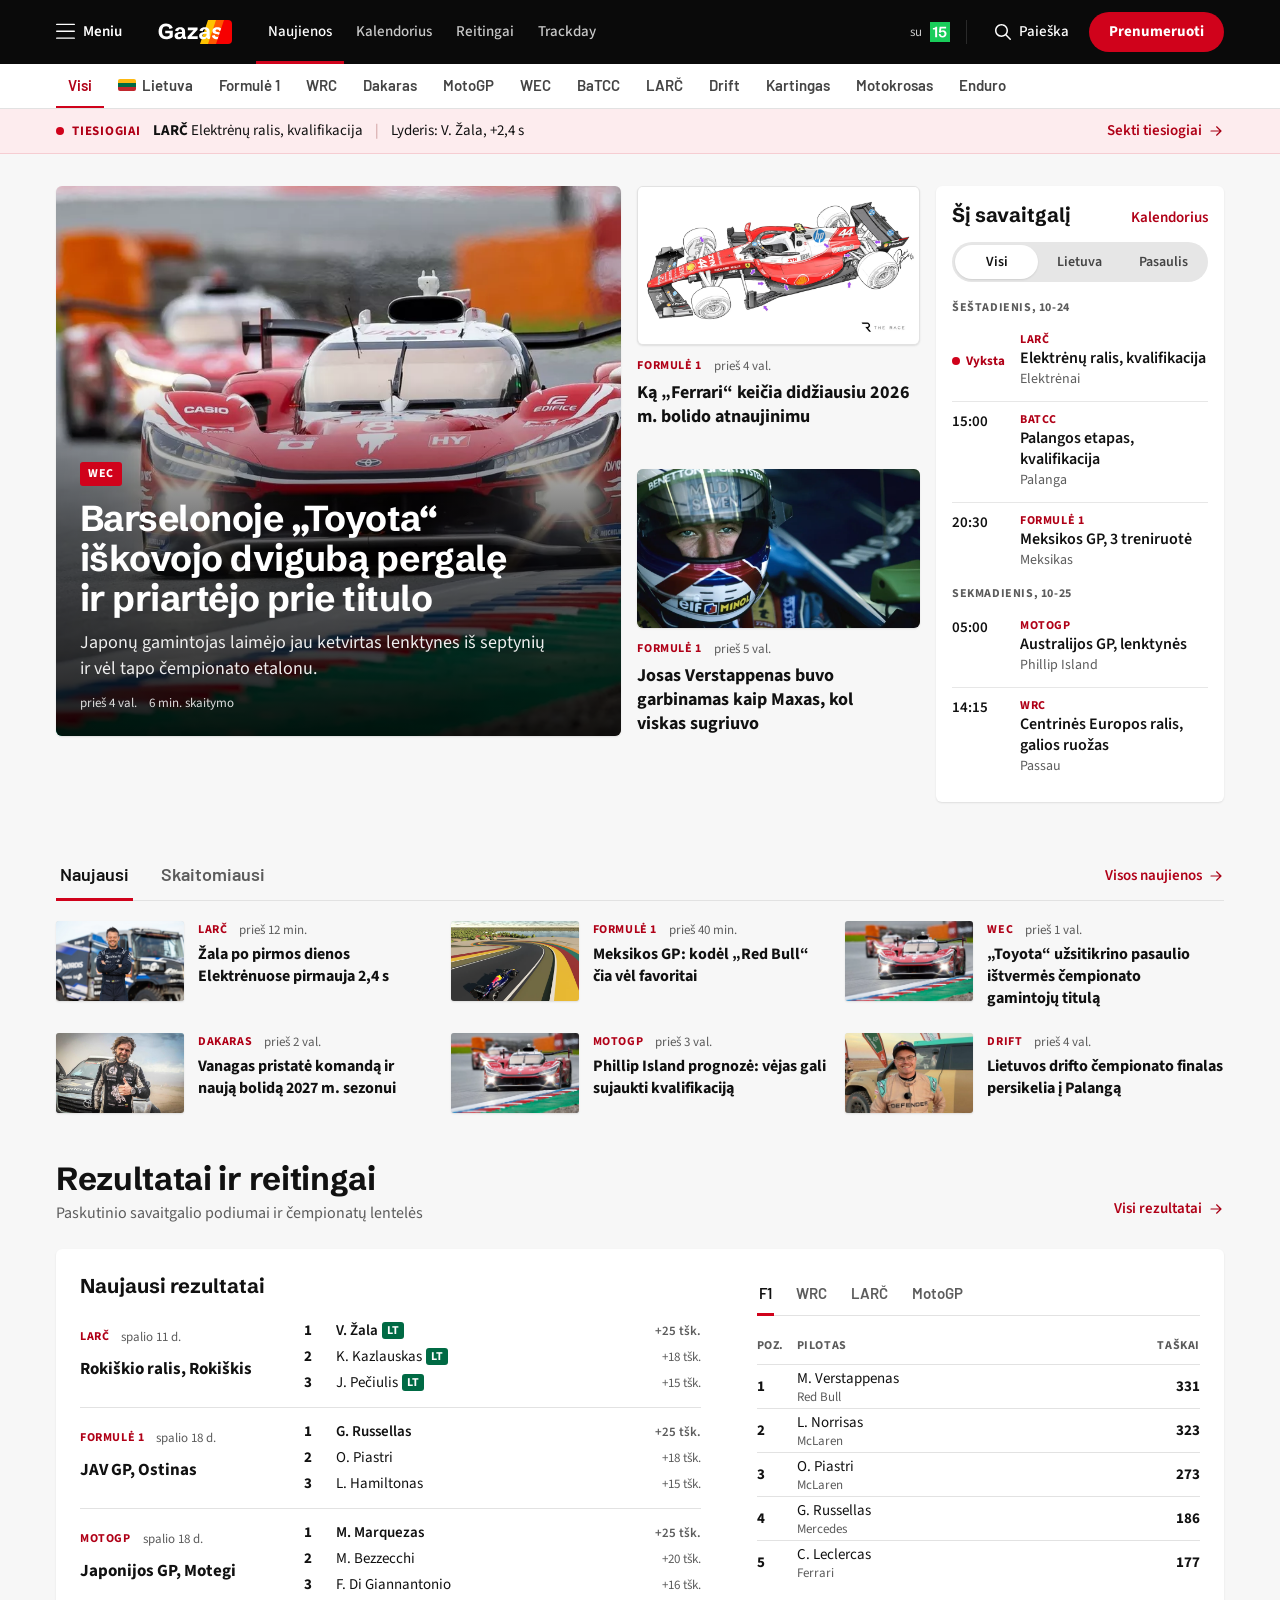
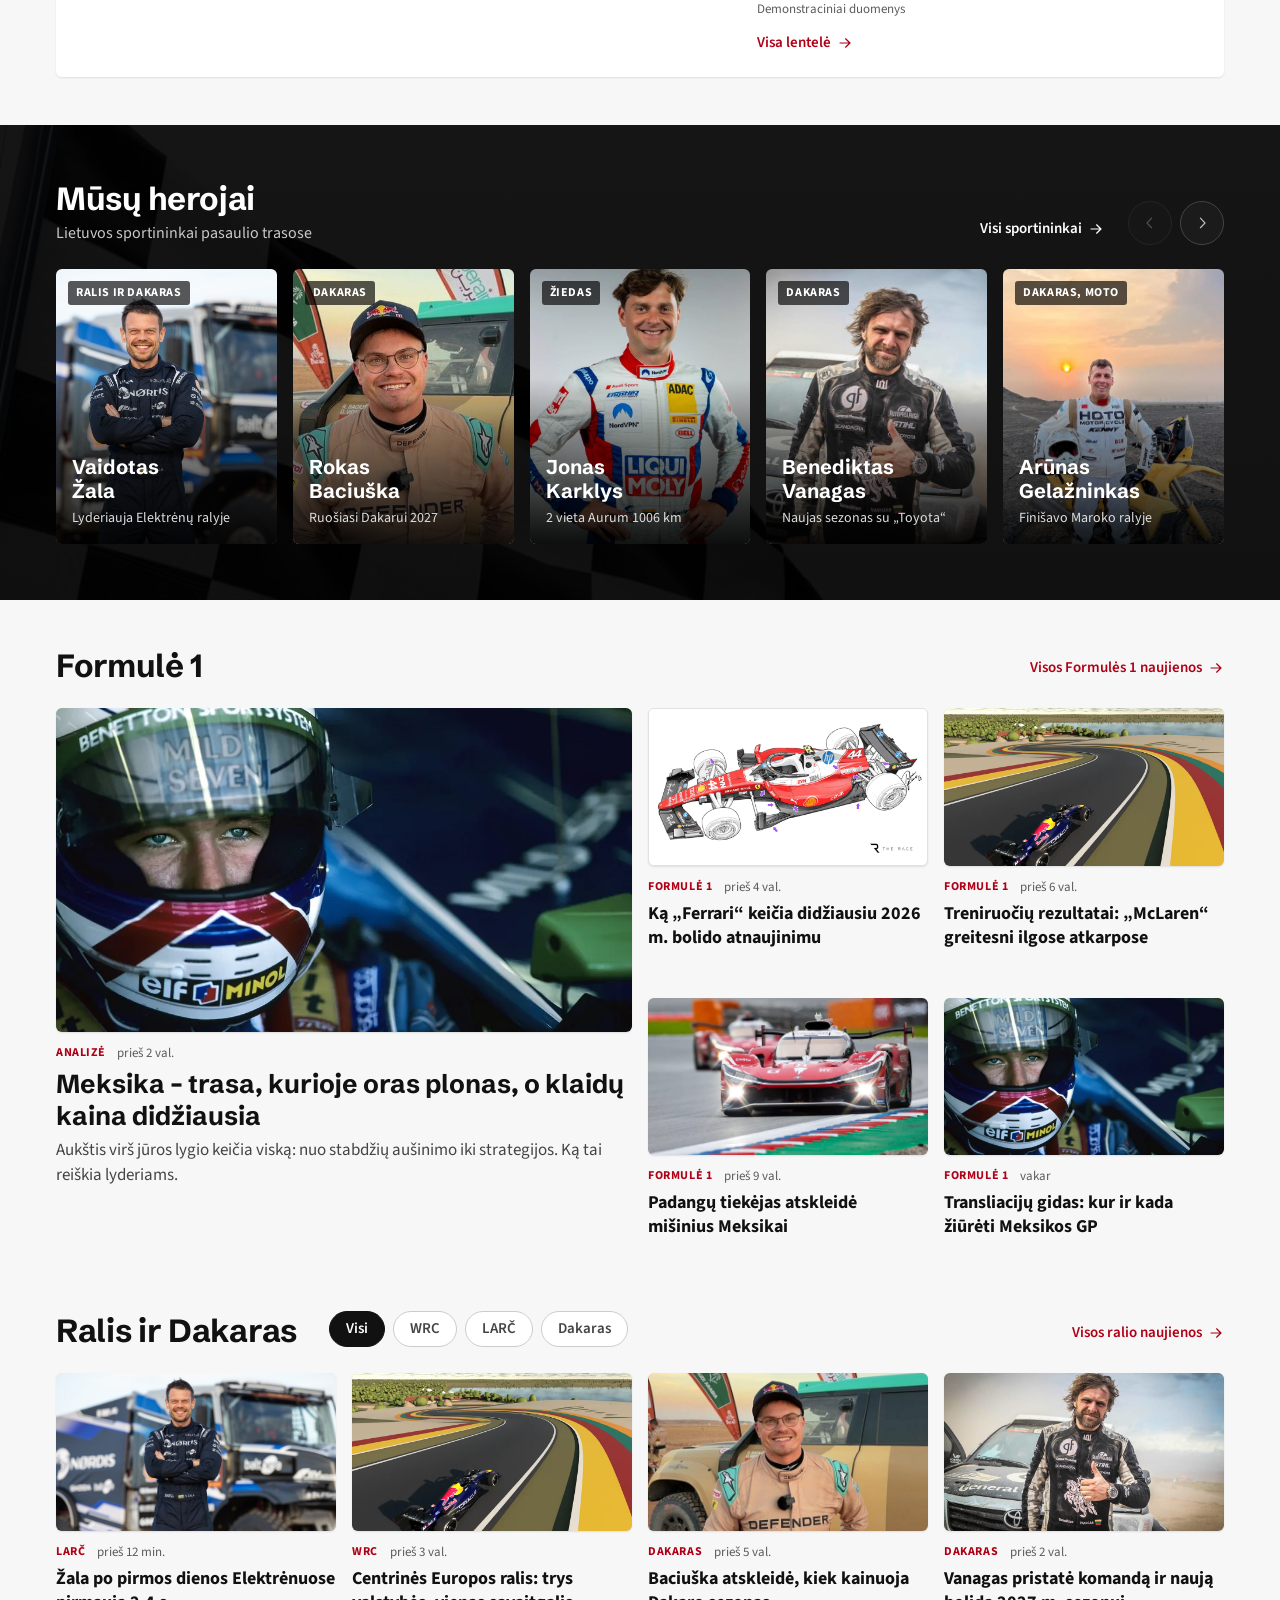
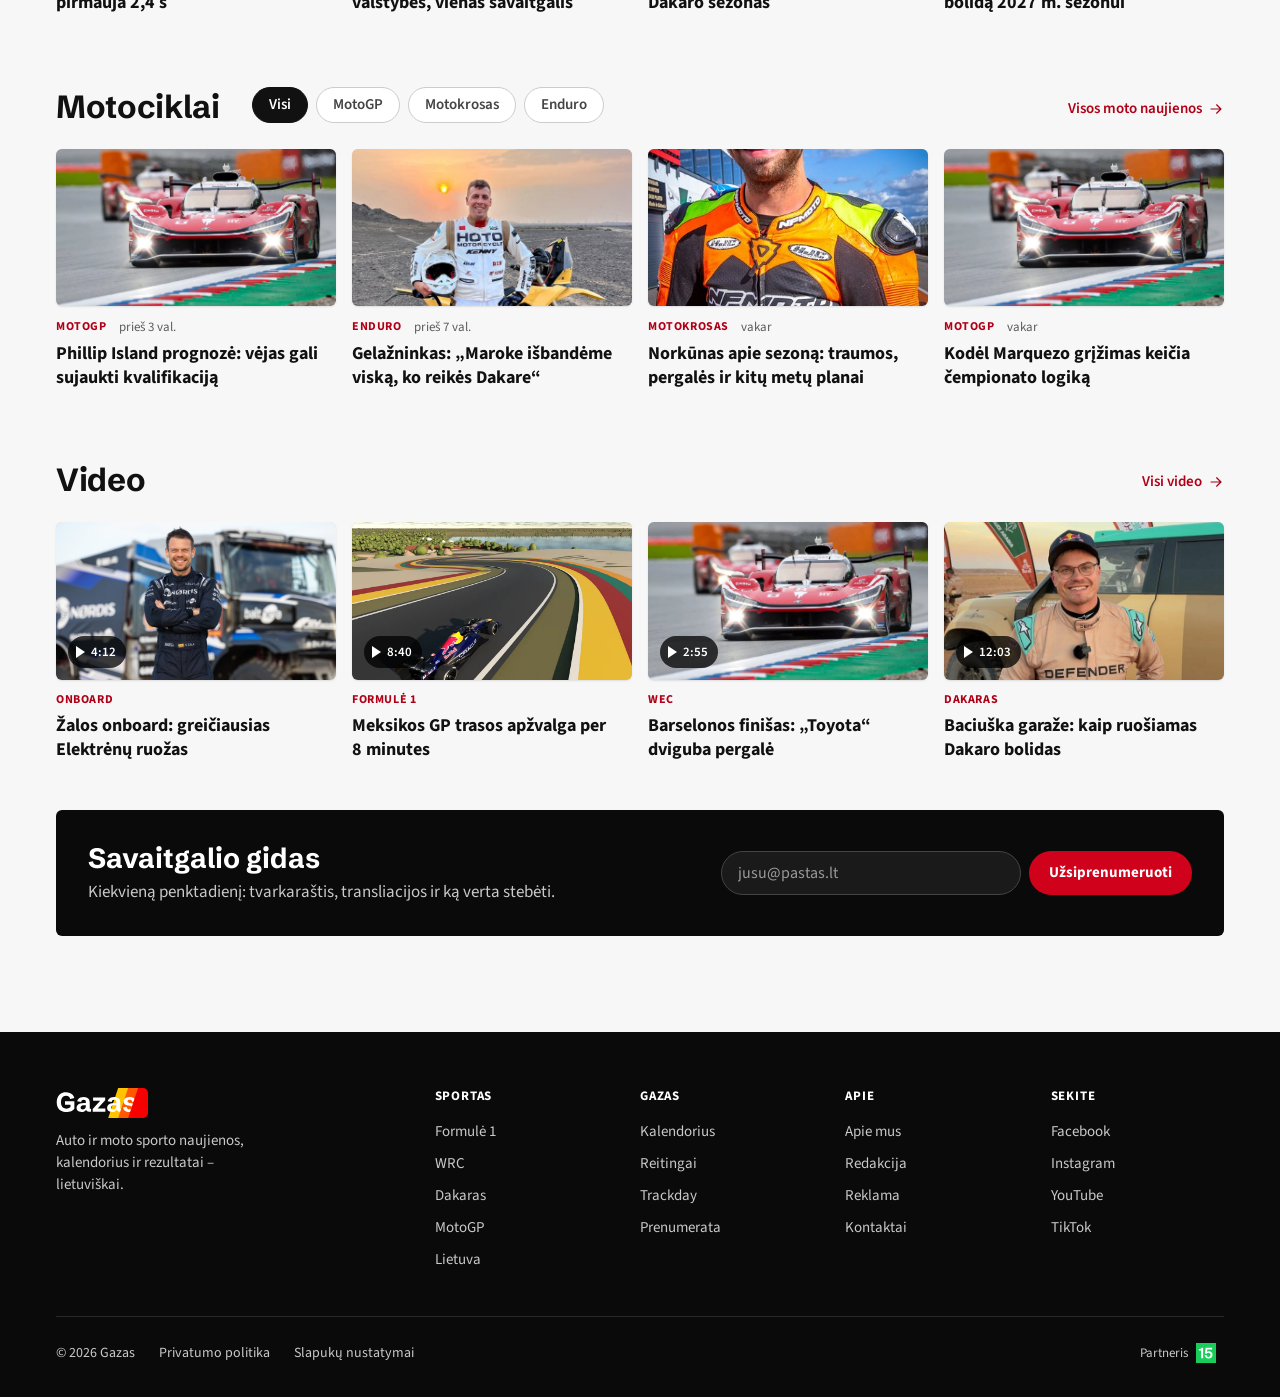
<file: improved.html>
<!doctype html>
<html lang="lt">
<head>
<meta charset="utf-8">
<meta name="viewport" content="width=device-width, initial-scale=1">
<title>Gazas — auto ir moto sporto naujienos</title>
<link rel="preconnect" href="https://fonts.googleapis.com">
<link rel="preconnect" href="https://fonts.gstatic.com" crossorigin>
<link href="https://fonts.googleapis.com/css2?family=Barlow:wght@500;600&family=Schibsted+Grotesk:wght@600;700&family=Source+Sans+3:wght@400;500;600;700&display=swap" rel="stylesheet">
<link rel="stylesheet" href="review.css?v=20261027z">
<script>if (location.search.includes("shot")) document.documentElement.classList.add("shot");</script>
<link rel="stylesheet" href="site.css?v=20261027z">
</head>
<body>
<a class="skip" href="#main">Pereiti prie turinio</a>

<div data-site-header data-active="naujienos" data-series-links="home" data-live></div>

<main id="main">
  <div class="wrap top">
    <div class="top-news">
      <a class="lead hover-title" href="article.html?id=toyota-barselona">
        <img src="assets/lead-wec.png" alt="">
        <div class="lead-text">
          <span class="kicker">WEC</span>
          <h1 class="t">Barselonoje „Toyota“ iškovojo dvigubą pergalę ir priartėjo prie titulo</h1>
          <p class="dek">Japonų gamintojas laimėjo jau ketvirtas lenktynes iš septynių ir vėl tapo čempionato etalonu.</p>
          <p class="meta"><span>prieš 4 val.</span><span>6 min. skaitymo</span></p>
        </div>
      </a>

      <div class="stack">
        <a class="card hover-title" href="article.html?id=ferrari-atnaujinimas">
          <div class="img-frame contain"><img src="assets/ferrari-drawing.png" alt="Ferrari bolido brėžinys"></div>
          <div class="card-body">
            <p class="meta"><span class="kicker">Formulė 1</span><span>prieš 4 val.</span></p>
            <h3 class="card-title clamp-3 t">Ką „Ferrari“ keičia didžiausiu 2026 m. bolido atnaujinimu</h3>
          </div>
        </a>
        <a class="card hover-title" href="article.html?id=jos-verstappen">
          <div class="img-frame"><img src="assets/jos-verstappen.png" alt=""></div>
          <div class="card-body">
            <p class="meta"><span class="kicker">Formulė 1</span><span>prieš 5 val.</span></p>
            <h3 class="card-title clamp-3 t">Josas Verstappenas buvo garbinamas kaip Maxas, kol viskas sugriuvo</h3>
          </div>
        </a>
      </div>
    </div>

    <aside class="rail" id="kalendorius" aria-labelledby="rail-title">
      <div class="rail-head">
        <h2 id="rail-title">Šį savaitgalį</h2>
        <a class="more-link" href="calendar.html">Kalendorius</a>
      </div>
      <div class="segmented" role="group" aria-label="Renginių filtras">
        <button aria-pressed="true" data-region="all">Visi</button>
        <button aria-pressed="false" data-region="lt">Lietuva</button>
        <button aria-pressed="false" data-region="world">Pasaulis</button>
      </div>
      <div class="events" id="weekend"></div>
    </aside>
  </div>

  <!-- TEMP: Podcastai hidden — uncomment to restore (data in data.js PODCASTS, render in home.js, styles .podcasts in site.css)
  <section class="section wrap podcasts" id="podcastai" aria-labelledby="pod-title">
    <div class="section-head">
      <div>
        <h2 id="pod-title">Podcastai</h2>
        <p class="sub">Lietuvos kūrėjai apie lenktynes, ralį ir formules</p>
      </div>
      <a class="more-link" href="#podcastai">Visi podcastai <img src="assets/arrow-right-red.svg" alt=""></a>
    </div>
    <ul class="pod-track" id="pod-track" aria-label="Podcastai"></ul>
  </section>
  -->

  <section class="section wrap" aria-label="Naujienos">
    <div class="news-head">
      <div class="tabs" role="tablist" aria-label="Naujienų rūšiavimas">
        <button role="tab" id="tab-new" aria-selected="true" aria-controls="panel-new">Naujausi</button>
        <button role="tab" id="tab-top" aria-selected="false" aria-controls="panel-top" tabindex="-1">Skaitomiausi</button>
      </div>
      <a class="more-link" href="#">Visos naujienos <img src="assets/arrow-right-red.svg" alt=""></a>
    </div>
    <div class="list" role="tabpanel" id="panel-new" aria-labelledby="tab-new"></div>
    <div class="list ranked" role="tabpanel" id="panel-top" aria-labelledby="tab-top" hidden></div>
  </section>

  <section class="section wrap" id="rezultatai" aria-labelledby="res-title">
    <div class="section-head">
      <div><h2 id="res-title">Rezultatai ir reitingai</h2><p class="sub">Paskutinio savaitgalio podiumai ir čempionatų lentelės</p></div>
      <a class="more-link" href="ratings.html">Visi rezultatai <img src="assets/arrow-right-red.svg" alt=""></a>
    </div>
    <div class="results">
      <div class="results-cards">
        <h3>Naujausi rezultatai</h3>
        <div id="latest-results"></div>
      </div>

      <div class="standings">
        <div class="tablist-wrap">
          <div class="tabs" role="tablist" aria-label="Čempionatų lentelės" data-standings>
            <button role="tab" aria-selected="true" data-key="f1">F1</button>
            <button role="tab" aria-selected="false" data-key="wrc" tabindex="-1">WRC</button>
            <button role="tab" aria-selected="false" data-key="larc" tabindex="-1">LARČ</button>
            <button role="tab" aria-selected="false" data-key="motogp" tabindex="-1">MotoGP</button>
          </div>
        </div>
        <table role="tabpanel" aria-live="polite">
          <thead><tr><th scope="col">Poz.</th><th scope="col">Pilotas</th><th scope="col">Taškai</th></tr></thead>
          <tbody id="standings-body"></tbody>
        </table>
        <p class="note">Demonstraciniai duomenys</p>
        <a class="more-link" href="ratings.html" id="standings-more">Visa lentelė <img src="assets/arrow-right-red.svg" alt=""></a>
      </div>
    </div>
  </section>

  <section class="heroes" id="herojai" aria-labelledby="heroes-title">
    <div class="heroes-bg" aria-hidden="true"><img src="assets/heroes-bg.png" alt=""></div>
    <div class="wrap">
      <div class="section-head">
        <div><h2 id="heroes-title">Mūsų herojai</h2><p class="sub">Lietuvos sportininkai pasaulio trasose</p></div>
        <a class="more-link" href="ratings.html?s=top">Visi sportininkai <img src="assets/arrow-right-white.svg" alt=""></a>
        <div class="carousel-ctrl">
          <button class="round-btn prev" aria-label="Ankstesni sportininkai" disabled><img src="assets/chevron-right.svg" alt=""></button>
          <button class="round-btn next" aria-label="Kiti sportininkai"><img src="assets/chevron-right.svg" alt=""></button>
        </div>
      </div>
      <ul class="hero-track" aria-label="Sportininkai">
        <li><a class="hero" href="athlete.html?id=zala"><img src="assets/hero-zala.png" alt=""><span class="hero-tag">Ralis ir Dakaras</span><span class="hero-text"><span class="hero-name"><span>Vaidotas</span><span>Žala</span></span><span class="hero-last">Lyderiauja Elektrėnų ralyje</span></span></a></li>
        <li><a class="hero" href="athlete.html?id=baciuska"><img src="assets/hero-baciuska.png" alt=""><span class="hero-tag">Dakaras</span><span class="hero-text"><span class="hero-name"><span>Rokas</span><span>Baciuška</span></span><span class="hero-last">Ruošiasi Dakarui 2027</span></span></a></li>
        <li><a class="hero" href="athlete.html?id=karklys"><img src="assets/hero-karklys.png" alt=""><span class="hero-tag">Žiedas</span><span class="hero-text"><span class="hero-name"><span>Jonas</span><span>Karklys</span></span><span class="hero-last">2 vieta Aurum 1006 km</span></span></a></li>
        <li><a class="hero" href="athlete.html?id=vanagas"><img src="assets/hero-vanagas.png" alt=""><span class="hero-tag">Dakaras</span><span class="hero-text"><span class="hero-name"><span>Benediktas</span><span>Vanagas</span></span><span class="hero-last">Naujas sezonas su „Toyota“</span></span></a></li>
        <li><a class="hero" href="athlete.html?id=gelazninkas"><img src="assets/hero-gelaznikas.png" alt=""><span class="hero-tag">Dakaras, moto</span><span class="hero-text"><span class="hero-name"><span>Arūnas</span><span>Gelažninkas</span></span><span class="hero-last">Finišavo Maroko ralyje</span></span></a></li>
        <li><a class="hero" href="athlete.html?id=norkunas"><img src="assets/hero-norkunas.png" alt=""><span class="hero-tag">Motokrosas</span><span class="hero-text"><span class="hero-name"><span>Tauras</span><span>Norkūnas</span></span><span class="hero-last">Sezono apžvalga</span></span></a></li>
      </ul>
    </div>
  </section>

  <section class="section wrap" style="padding-top:48px" aria-labelledby="f1-title">
    <div class="section-head">
      <h2 id="f1-title">Formulė 1</h2>
      <a class="more-link" href="improved.html?s=f1">Visos Formulės 1 naujienos <img src="assets/arrow-right-red.svg" alt=""></a>
    </div>
    <div class="hub">
      <a class="card hub-feature hover-title" href="article.html?id=meksika-oras">
        <div class="img-frame"><img src="assets/jos-verstappen.png" alt=""></div>
        <div class="card-body">
          <p class="meta"><span class="kicker">Analizė</span><span>prieš 2 val.</span></p>
          <h3 class="card-title t">Meksika – trasa, kurioje oras plonas, o klaidų kaina didžiausia</h3>
          <p class="dek clamp-2">Aukštis virš jūros lygio keičia viską: nuo stabdžių aušinimo iki strategijos. Ką tai reiškia lyderiams.</p>
        </div>
      </a>
      <div class="hub-side" id="f1-side"></div>
    </div>
  </section>

  <section class="section wrap" aria-labelledby="rally-title">
    <div class="section-head">
      <h2 id="rally-title">Ralis ir Dakaras</h2>
      <div class="chipset" role="group" aria-label="Filtruoti pagal seriją" data-filter="rally">
        <button class="chip" aria-pressed="true" data-tag="all">Visi</button>
        <button class="chip" aria-pressed="false" data-tag="WRC">WRC</button>
        <button class="chip" aria-pressed="false" data-tag="LARČ">LARČ</button>
        <button class="chip" aria-pressed="false" data-tag="Dakaras">Dakaras</button>
      </div>
      <a class="more-link" href="improved.html?s=wrc">Visos ralio naujienos <img src="assets/arrow-right-red.svg" alt=""></a>
    </div>
    <div class="grid4" id="rally-grid"></div>
  </section>

  <section class="section wrap" aria-labelledby="moto-title">
    <div class="section-head">
      <h2 id="moto-title">Motociklai</h2>
      <div class="chipset" role="group" aria-label="Filtruoti pagal seriją" data-filter="moto">
        <button class="chip" aria-pressed="true" data-tag="all">Visi</button>
        <button class="chip" aria-pressed="false" data-tag="MotoGP">MotoGP</button>
        <button class="chip" aria-pressed="false" data-tag="Motokrosas">Motokrosas</button>
        <button class="chip" aria-pressed="false" data-tag="Enduro">Enduro</button>
      </div>
      <a class="more-link" href="improved.html?s=motogp">Visos moto naujienos <img src="assets/arrow-right-red.svg" alt=""></a>
    </div>
    <div class="grid4" id="moto-grid"></div>
  </section>

  <section class="section wrap" id="video" aria-labelledby="video-title">
    <div class="section-head">
      <h2 id="video-title">Video</h2>
      <a class="more-link" href="#">Visi video <img src="assets/arrow-right-red.svg" alt=""></a>
    </div>
    <div class="grid4 video-grid" id="video-grid"></div>
  </section>

  <section class="section wrap" id="naujienlaiskis" aria-labelledby="nl-title">
    <div class="newsletter">
      <div>
        <h2 id="nl-title">Savaitgalio gidas</h2>
        <p>Kiekvieną penktadienį: tvarkaraštis, transliacijos ir ką verta stebėti.</p>
      </div>
      <form onsubmit="event.preventDefault()">
        <label class="sr-only" for="nl-email">El. paštas</label>
        <input id="nl-email" type="email" placeholder="jusu@pastas.lt" autocomplete="email">
        <button class="btn btn-primary" type="submit">Užsiprenumeruoti</button>
      </form>
    </div>
  </section>
</main>

<div data-site-footer></div>

<script src="data.js?v=20261027z"></script>
<script src="site.js?v=20261027ab"></script>
<script src="home.js?v=20261027ac"></script>
</body>
</html>
</file>
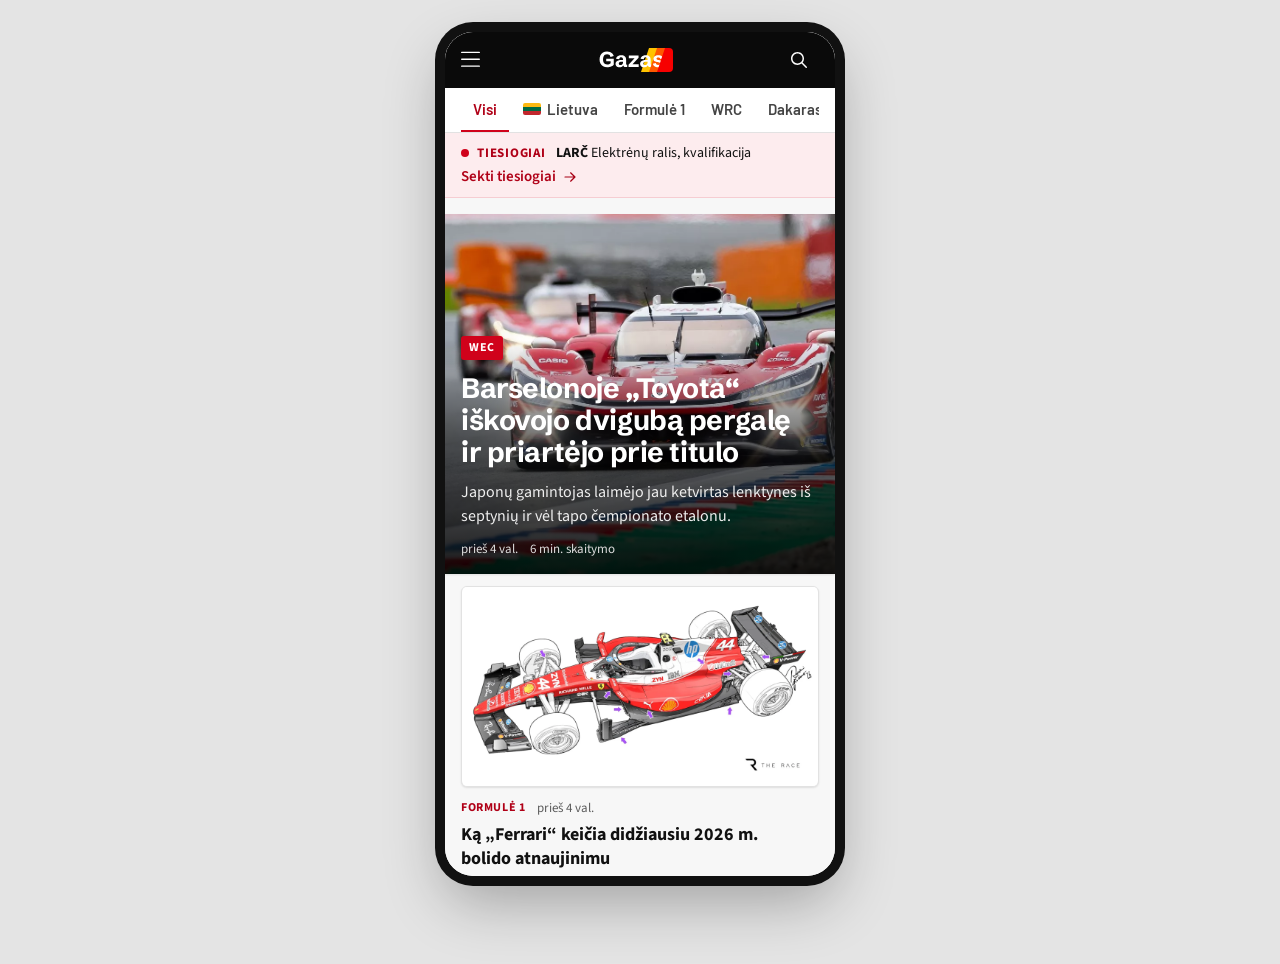
<file: mobile.html>
<!doctype html>
<html lang="lt">
<head>
<meta charset="utf-8">
<meta name="viewport" content="width=device-width, initial-scale=1">
<title>Gazas — mobilus vaizdas</title>
<link href="https://fonts.googleapis.com/css2?family=Source+Sans+3:wght@500&display=swap" rel="stylesheet">
<link rel="stylesheet" href="review.css?v=20261027z">
<style>
  body { margin: 0; min-height: 100vh; background: #e4e4e4; display: grid; place-items: start center; padding: 32px 0; }
  iframe { width: 390px; height: 844px; border: 0; border-radius: 28px; background: #fff; box-shadow: 0 0 0 10px #111, 0 24px 60px rgba(0,0,0,.3); }
</style>
</head>
<body>
  <iframe title="Mobilus vaizdas, 390 px"></iframe>
  <script>
    const q = new URLSearchParams(location.search);
    const page = /^[\w-]+\.html(\?[\w=&,-]*)?$/.test(q.get("p") || "") ? q.get("p") : "improved.html";
    const frame = document.querySelector("iframe");
    frame.src = page + (page.includes("?") ? "&" : "?") + "shot";
    const h = q.get("h");
    if (h) Object.assign(frame.style, { height: h + "px", borderRadius: 0, boxShadow: "none" });
  </script>
</body>
</html>
</file>
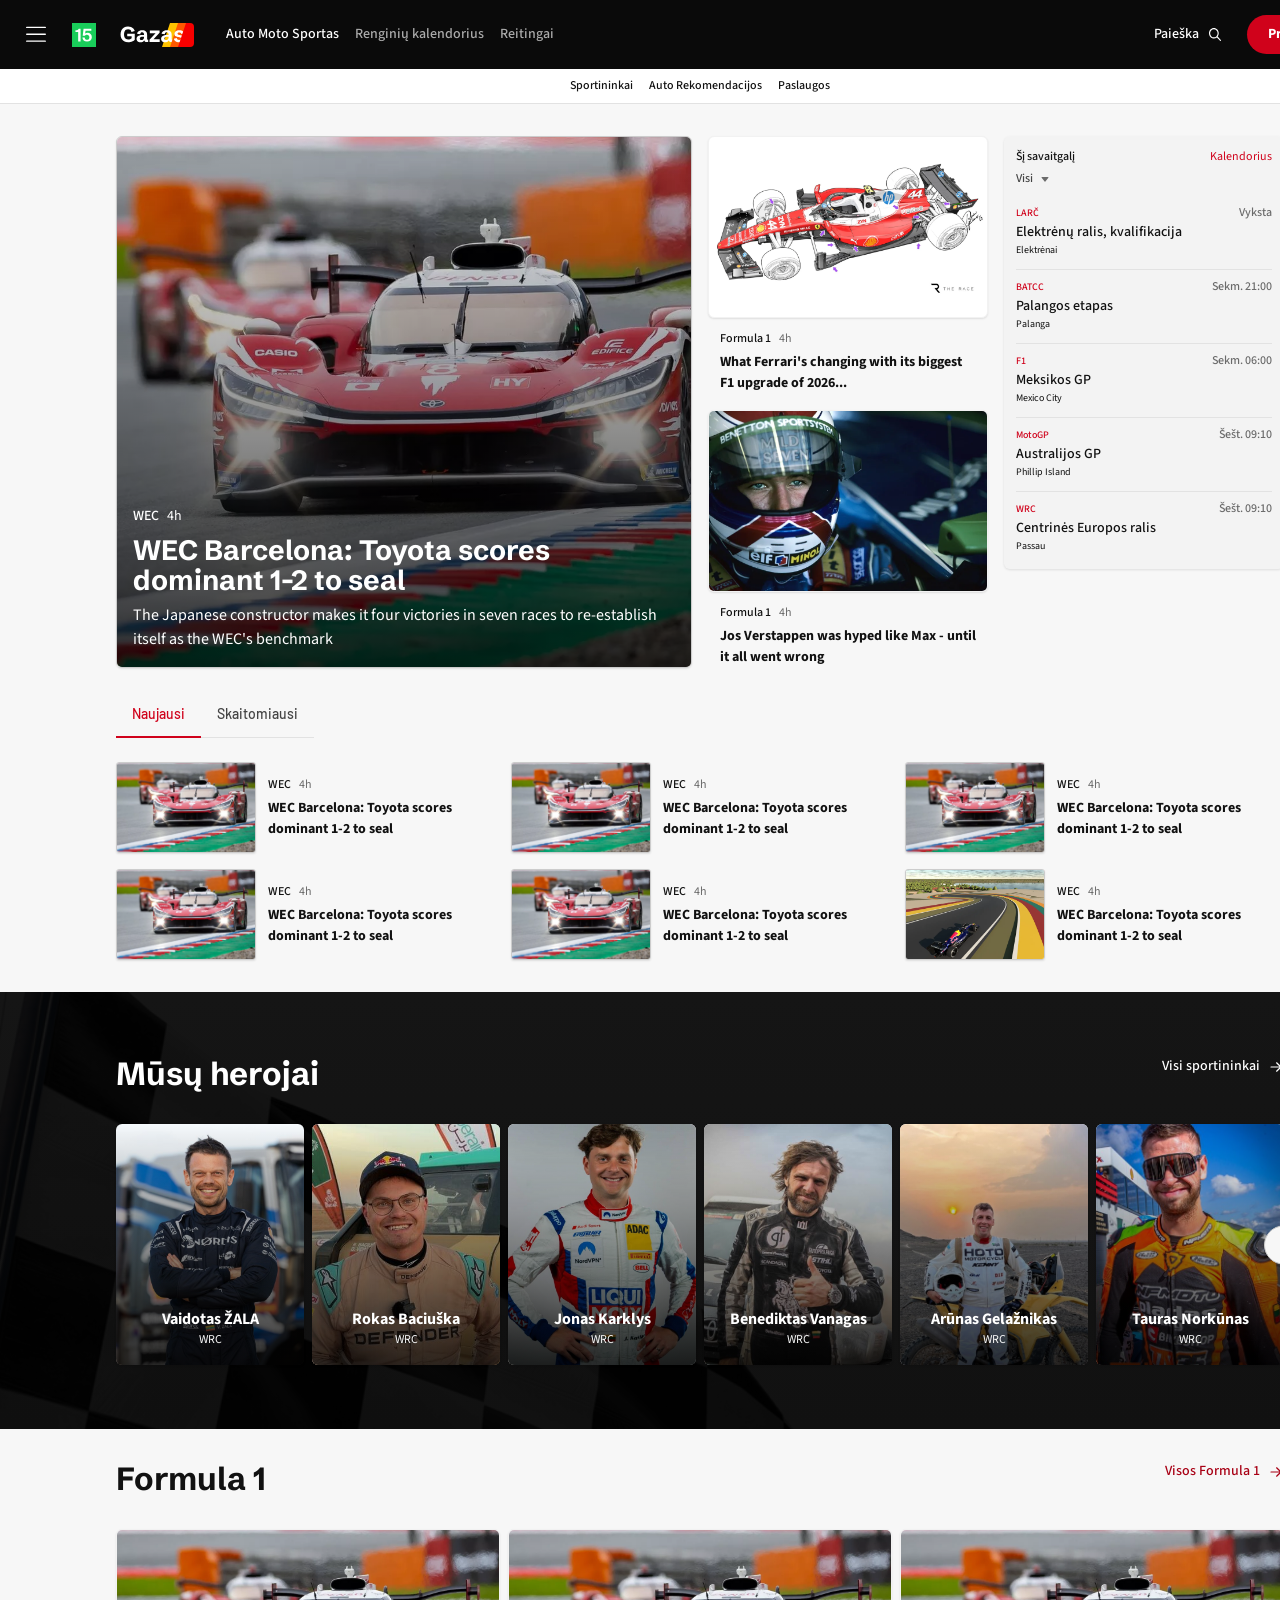
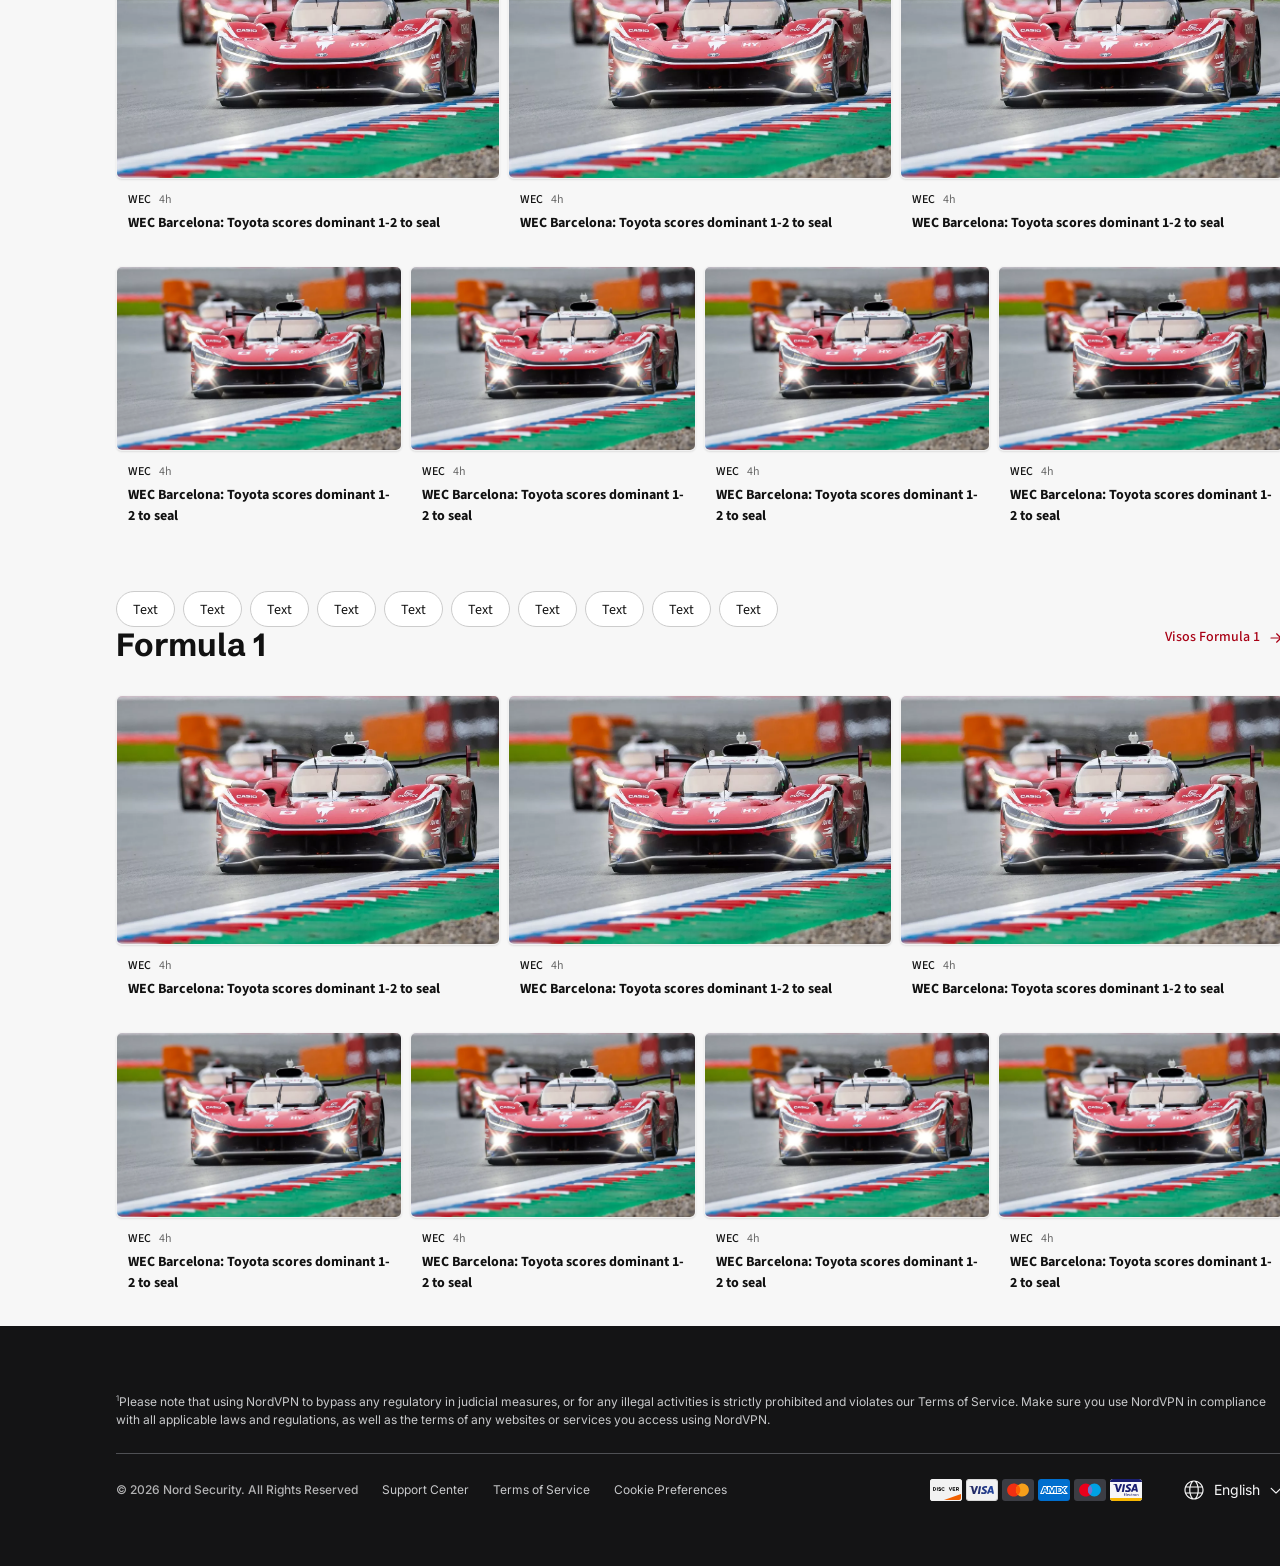
<file: original.html>
<!doctype html>
<html lang="lt">
<head>
<meta charset="utf-8">
<meta name="viewport" content="width=1400">
<title>Gazas — Figma 1:1</title>
<link rel="preconnect" href="https://fonts.googleapis.com">
<link rel="preconnect" href="https://fonts.gstatic.com" crossorigin>
<link href="https://fonts.googleapis.com/css2?family=Barlow:wght@500&family=Inter:wght@400;500&family=Schibsted+Grotesk:wght@700&family=Source+Sans+3:wght@400;500;700&display=swap" rel="stylesheet">
<link rel="stylesheet" href="review.css?v=20261027z">
<script>if (location.search.includes("shot")) document.documentElement.classList.add("shot");</script>
<style>
  :root {
    --bg-primary: #f7f7f7;
    --bg-secondary: #fff;
    --bg-tertiary: #f3f3f3;
    --bg-inverse: #0a0a0a;
    --border-primary: #ccc;
    --border-secondary: #e2e2e2;
    --text-primary: #111;
    --text-secondary: #444;
    --text-tertiary: #6b6b6b;
    --text-disabled: #aaa;
    --text-accent: #d0021b;
    --text-link-critical: #a80015;
    --rounded-sm: 6px;
    --rounded-xs: 3px;
    --shadow-sm: 0 1px 2px rgba(0, 0, 0, .1);
    --heading: "Schibsted Grotesk", sans-serif;
    --body: "Source Sans 3", sans-serif;
  }
  * { box-sizing: border-box; }
  html, body { margin: 0; }
  body {
    width: 1400px;
    margin: 0 auto;
    background: var(--bg-primary);
    color: var(--text-primary);
    font-family: var(--body);
  }
  p { margin: 0; }
  a { color: inherit; text-decoration: none; }
  img { display: block; }

  /* Header */
  .header {
    height: 69px;
    padding: 15px 24px;
    background: var(--bg-inverse);
    display: flex;
    justify-content: space-between;
    align-items: center;
  }
  .header-left { display: flex; align-items: center; gap: 24px; }
  .icon24 { width: 24px; height: 24px; display: grid; place-items: center; }
  .icon24 .bars { width: 19.2px; height: 21.94px; margin-top: 1px; }
  .nav { display: flex; }
  .nav a {
    padding: 8px;
    border-radius: var(--rounded-sm);
    font-size: 14px;
    line-height: 21px;
    font-weight: 500;
    color: var(--text-disabled);
  }
  .nav a[aria-current] { color: #fff; }
  .header-right { display: flex; align-items: center; gap: 16px; }
  .search {
    display: flex; align-items: center; gap: 8px;
    padding: 8px;
    font-size: 14px; line-height: 21px; font-weight: 500;
    color: #fff;
  }
  .search span.ico { width: 16px; height: 16px; display: grid; place-items: center; }
  .btn-primary {
    min-height: 34px;
    padding: 9px 21px;
    border-radius: 9999px;
    background: var(--text-accent);
    color: #fff;
    font-size: 14px; line-height: 21px; font-weight: 700;
  }

  .quick {
    height: 35px;
    padding: 8px 24px;
    background: var(--bg-secondary);
    border-bottom: 1px solid var(--border-secondary);
    display: flex; justify-content: center; gap: 16px;
  }
  .quick a { font-size: 12px; line-height: 18px; font-weight: 500; }

  .wrap { width: 1168px; margin: 0 auto; }

  /* Top grid */
  .top { padding-top: 32px; padding-bottom: 32px; }
  .grid12 {
    display: grid;
    grid-template-columns: 576px 280px 280px;
    gap: 16px;
    align-items: start;
  }
  .lead {
    position: relative;
    height: 532px;
    border: 1px solid var(--border-primary);
    border-radius: var(--rounded-sm);
    box-shadow: var(--shadow-sm);
    overflow: hidden;
    display: flex; flex-direction: column; justify-content: flex-end;
  }
  .lead img { position: absolute; inset: 0; width: 100%; height: 100%; object-fit: cover; }
  .lead::after {
    content: ""; position: absolute; inset: 0;
    background: linear-gradient(to top, rgba(0,0,0,.8), rgba(0,0,0,0));
  }
  .lead-text { position: relative; z-index: 1; padding: 16px; display: flex; flex-direction: column; gap: 8px; color: #fff; }
  .meta { display: flex; gap: 8px; align-items: center; font-size: 12px; line-height: 18px; }
  .meta b { font-weight: 500; }
  .meta span { color: var(--text-tertiary); }
  .lead .meta { font-size: 14px; line-height: 21px; }
  .lead .meta span { color: #fff; }
  .lead h1 { margin: 0; font-family: var(--heading); font-size: 28px; line-height: 30px; font-weight: 700; }
  .lead .dek { font-size: 16px; line-height: 24px; }

  .stack2 { display: flex; flex-direction: column; gap: 16px; }
  .card { display: flex; flex-direction: column; gap: 12px; }
  .card .img {
    aspect-ratio: 200 / 130;
    border: 1px solid #f2f2f2;
    border-radius: var(--rounded-sm);
    box-shadow: var(--shadow-sm);
    overflow: hidden;
    background: #fff;
  }
  .card .img img { width: 100%; height: 100%; object-fit: cover; }
  .card .img.contain img { object-fit: contain; }
  .card-text { padding: 0 12px; display: flex; flex-direction: column; gap: 4px; }
  .card-title { font-size: 14px; line-height: 21px; font-weight: 700; }

  .rail {
    background: var(--bg-tertiary);
    border-radius: var(--rounded-sm);
    filter: drop-shadow(0 1px 1px rgba(0,0,0,.1));
    padding: 12px;
    display: flex; flex-direction: column; gap: 16px;
  }
  .rail-head { display: flex; flex-direction: column; gap: 4px; }
  .rail-title { display: flex; justify-content: space-between; font-size: 12px; line-height: 18px; }
  .rail-title b { font-weight: 500; }
  .rail-title a { color: var(--text-accent); }
  .mini-dd { display: flex; align-items: center; gap: 4px; font-size: 12px; line-height: 18px; font-weight: 500; color: var(--text-secondary); }
  .events { display: flex; flex-direction: column; gap: 8px; }
  .events hr { margin: 0; border: 0; border-top: 1px solid var(--border-secondary); }
  .event { height: 57px; overflow: hidden; }
  .event-top { display: flex; justify-content: space-between; align-items: center; }
  .event-series { font-size: 10px; line-height: 15px; font-weight: 500; color: var(--text-accent); }
  .event-time { font-size: 12px; line-height: 18px; font-weight: 500; color: var(--text-tertiary); }
  .event-name { font-size: 14px; line-height: 21px; font-weight: 500; }
  .event-place { font-size: 10px; line-height: 15px; }

  /* News list */
  .tabs-wrap { padding-bottom: 24px; padding-top: 24px; }
  .tabs { display: inline-flex; border-bottom: 1px solid var(--border-secondary); }
  .tabs button {
    all: unset;
    cursor: pointer;
    padding: 12px 16px;
    font-family: "Barlow", sans-serif;
    font-size: 14px; line-height: 20px; font-weight: 500;
    color: var(--text-secondary);
    border-bottom: 2px solid transparent;
    margin-bottom: -1px;
  }
  .tabs button[aria-selected="true"] { color: var(--text-accent); border-color: var(--text-accent); }
  .list3 { display: grid; grid-template-columns: repeat(3, 1fr); gap: 16px; }
  .row { display: flex; align-items: center; }
  .row .thumb {
    width: 140px; height: 91px; flex: none;
    border: 1px solid var(--border-primary);
    border-radius: var(--rounded-xs);
    box-shadow: var(--shadow-sm);
    overflow: hidden;
  }
  .row .thumb img { width: 100%; height: 100%; object-fit: cover; }
  .row .card-text { padding: 12px; }

  /* Heroes */
  .heroes {
    position: relative;
    height: 437px;
    padding: 64px 116px;
    overflow: hidden;
    background: linear-gradient(to bottom, #151515, #111);
  }
  .heroes-bg {
    position: absolute; left: -276px; top: -187px; width: 1254px; height: 1254px;
    mix-blend-mode: multiply; pointer-events: none;
  }
  .heroes-bg img { width: 100%; height: 100%; object-fit: cover; }
  .section-title {
    position: relative;
    display: flex; justify-content: space-between; align-items: flex-start;
    padding-bottom: 32px;
  }
  .section-title h2 { margin: 0; font-family: var(--heading); font-size: 32px; line-height: 36px; font-weight: 700; }
  .section-title a { display: flex; align-items: center; gap: 8px; font-size: 14px; line-height: 21px; font-weight: 500; }
  .heroes .section-title h2, .heroes .section-title a { color: #fff; }
  .hero-row { position: relative; display: flex; gap: 8px; }
  .hero {
    position: relative;
    flex: 1 0 0;
    aspect-ratio: 156 / 200;
    border-radius: var(--rounded-sm);
    overflow: hidden;
    display: flex; justify-content: center; align-items: flex-end;
    filter: drop-shadow(0 1px 1px rgba(0,0,0,.1));
  }
  .hero .base { position: absolute; height: 126%; left: -60.02%; top: -8%; width: 246.69%; max-width: none; }
  .hero .photo { position: absolute; inset: 0; width: 100%; height: 100%; object-fit: cover; }
  .hero::after { content: ""; position: absolute; inset: 0; background: linear-gradient(to top, rgba(0,0,0,.8), rgba(0,0,0,0)); }
  .hero-text { position: relative; z-index: 1; width: 156px; height: 200px; padding: 16px; display: flex; flex-direction: column; justify-content: flex-end; align-items: center; text-align: center; }
  .hero-name { font-size: 16px; line-height: 24px; font-weight: 700; color: #fff; white-space: nowrap; }
  .hero-series { font-size: 12px; line-height: 18px; color: #f7f7f7; }
  .icon-btn {
    position: absolute; right: -19px; top: 50%; transform: translateY(-50%);
    width: 39px; height: 39px; border-radius: 9999px;
    background: var(--bg-primary); border: 1px solid var(--border-primary);
    display: grid; place-items: center;
    cursor: pointer; z-index: 2;
  }

  /* Category sections */
  .cat { padding: 32px 0; }
  .cat .section-title a { color: var(--text-link-critical); }
  .cat-grid { display: grid; grid-template-columns: repeat(12, 1fr); gap: 32px 8px; }
  .cat-grid .card:nth-child(-n+3) { grid-column: span 4; }
  .cat-grid .card:nth-child(n+4) { grid-column: span 3; }
  .chips { display: flex; gap: 8px; }
  .chip {
    height: 36px; padding: 7.5px 16px;
    border: 1px solid var(--border-primary);
    border-radius: 9999px;
    background: #fff;
    font-size: 14px; line-height: 21px;
  }
  .cat-2 .section-title { padding-top: 0; }

  /* Footer */
  .footer { background: #141415; padding: 64px 116px; font-family: "Inter", sans-serif; }
  .disclaimer { font-size: 12px; line-height: 18px; color: #c8c9cb; padding-bottom: 24px; }
  .disclaimer sup { font-size: 7.74px; }
  .foot-row { border-top: 1px solid #4f5054; padding-top: 24px; display: flex; justify-content: space-between; align-items: center; }
  .foot-left { display: flex; gap: 24px; font-size: 12px; line-height: 18px; color: #c8c9cb; }
  .foot-left .copy { color: #b2b2b3; font-weight: 500; }
  .foot-right { display: flex; align-items: center; gap: 40px; }
  .pay { display: flex; gap: 4px; }
  .pay span { width: 32px; height: 24px; display: grid; place-items: center; position: relative; }
  .pay .discover img { position: absolute; }
  .lang { display: flex; align-items: center; gap: 8px; font-size: 14px; line-height: 21px; color: #f7f7f8; }
</style>
</head>
<body>
  <header class="header" data-node-id="16:2778">
    <div class="header-left">
      <span class="icon24"><img class="bars" src="assets/bars.svg" alt="Meniu"></span>
      <span class="icon24"><img src="assets/15min.svg" alt="15min" width="24" height="24"></span>
      <img src="assets/logo.svg" alt="Gazas" width="74" height="24">
      <nav class="nav" aria-label="Pagrindinis">
        <a href="#" aria-current="page">Auto Moto Sportas</a>
        <a href="#">Renginių kalendorius</a>
        <a href="#">Reitingai</a>
      </nav>
    </div>
    <div class="header-right">
      <a class="search" href="#">Paieška <span class="ico"><img src="assets/search.svg" alt="" width="12.8" height="12.8"></span></a>
      <a class="btn-primary" href="#">Prenumeruoti</a>
    </div>
  </header>

  <div class="quick" data-node-id="16:2792">
    <a href="#">Sportininkai</a>
    <a href="#">Auto Rekomendacijos</a>
    <a href="#">Paslaugos</a>
  </div>

  <section class="top wrap" data-node-id="20:5670">
    <div class="grid12">
      <article class="lead">
        <img src="assets/lead-wec.png" alt="">
        <div class="lead-text">
          <div class="meta"><b>WEC</b><span>4h</span></div>
          <h1>WEC Barcelona: Toyota scores dominant 1-2 to seal</h1>
          <p class="dek">The Japanese constructor makes it four victories in seven races to re-establish itself as the WEC's benchmark</p>
        </div>
      </article>

      <div class="stack2">
        <article class="card">
          <div class="img contain"><img src="assets/ferrari-drawing.png" alt=""></div>
          <div class="card-text">
            <div class="meta"><b>Formula 1</b><span>4h</span></div>
            <p class="card-title">What Ferrari's changing with its biggest F1 upgrade of 2026...</p>
          </div>
        </article>
        <article class="card">
          <div class="img"><img src="assets/jos-verstappen.png" alt=""></div>
          <div class="card-text">
            <div class="meta"><b>Formula 1</b><span>4h</span></div>
            <p class="card-title">Jos Verstappen was hyped like Max - until it all went wrong</p>
          </div>
        </article>
      </div>

      <aside class="rail" data-node-id="20:5676">
        <div class="rail-head">
          <div class="rail-title"><b>Šį savaitgalį</b><a href="#">Kalendorius</a></div>
          <div class="mini-dd">Visi <img src="assets/chevron-down-sm.svg" alt="" width="16" height="16"></div>
        </div>
        <div class="events">
          <div class="event"><div class="event-top"><span class="event-series">LARČ</span><span class="event-time">Vyksta</span></div><p class="event-name">Elektrėnų ralis, kvalifikacija</p><p class="event-place">Elektrėnai</p></div>
          <hr>
          <div class="event"><div class="event-top"><span class="event-series">BATCC</span><span class="event-time">Sekm. 21:00</span></div><p class="event-name">Palangos etapas</p><p class="event-place">Palanga</p></div>
          <hr>
          <div class="event"><div class="event-top"><span class="event-series">F1</span><span class="event-time">Sekm. 06:00</span></div><p class="event-name">Meksikos GP</p><p class="event-place">Mexico City</p></div>
          <hr>
          <div class="event"><div class="event-top"><span class="event-series">MotoGP</span><span class="event-time">Šešt. 09:10</span></div><p class="event-name">Australijos GP</p><p class="event-place">Phillip Island</p></div>
          <hr>
          <div class="event"><div class="event-top"><span class="event-series">WRC</span><span class="event-time">Šešt. 09:10</span></div><p class="event-name">Centrinės Europos ralis</p><p class="event-place">Passau</p></div>
        </div>
      </aside>
    </div>

    <div data-node-id="20:5967">
      <div class="tabs-wrap">
        <div class="tabs" role="tablist">
          <button role="tab" aria-selected="true">Naujausi</button>
          <button role="tab" aria-selected="false">Skaitomiausi</button>
        </div>
      </div>
      <div class="list3">
        <article class="row"><div class="thumb"><img src="assets/thumb-wec.png" alt=""></div><div class="card-text"><div class="meta"><b>WEC</b><span>4h</span></div><p class="card-title">WEC Barcelona: Toyota scores dominant 1-2 to seal</p></div></article>
        <article class="row"><div class="thumb"><img src="assets/thumb-wec.png" alt=""></div><div class="card-text"><div class="meta"><b>WEC</b><span>4h</span></div><p class="card-title">WEC Barcelona: Toyota scores dominant 1-2 to seal</p></div></article>
        <article class="row"><div class="thumb"><img src="assets/thumb-wec.png" alt=""></div><div class="card-text"><div class="meta"><b>WEC</b><span>4h</span></div><p class="card-title">WEC Barcelona: Toyota scores dominant 1-2 to seal</p></div></article>
        <article class="row"><div class="thumb"><img src="assets/thumb-wec.png" alt=""></div><div class="card-text"><div class="meta"><b>WEC</b><span>4h</span></div><p class="card-title">WEC Barcelona: Toyota scores dominant 1-2 to seal</p></div></article>
        <article class="row"><div class="thumb"><img src="assets/thumb-wec.png" alt=""></div><div class="card-text"><div class="meta"><b>WEC</b><span>4h</span></div><p class="card-title">WEC Barcelona: Toyota scores dominant 1-2 to seal</p></div></article>
        <article class="row"><div class="thumb"><img src="assets/thumb-track.png" alt=""></div><div class="card-text"><div class="meta"><b>WEC</b><span>4h</span></div><p class="card-title">WEC Barcelona: Toyota scores dominant 1-2 to seal</p></div></article>
      </div>
    </div>
  </section>

  <section class="heroes" data-node-id="16:2805">
    <div class="heroes-bg"><img src="assets/heroes-bg.png" alt=""></div>
    <div class="section-title">
      <h2>Mūsų herojai</h2>
      <a href="#">Visi sportininkai <img src="assets/arrow-right-white.svg" alt="" width="16" height="16"></a>
    </div>
    <div class="hero-row">
      <a class="hero" href="#"><img class="base" src="assets/hero-zala.png" alt=""><div class="hero-text"><p class="hero-name">Vaidotas ŽALA</p><p class="hero-series">WRC</p></div></a>
      <a class="hero" href="#"><img class="base" src="assets/hero-zala.png" alt=""><img class="photo" src="assets/hero-baciuska.png" alt=""><div class="hero-text"><p class="hero-name">Rokas Baciuška</p><p class="hero-series">WRC</p></div></a>
      <a class="hero" href="#"><img class="base" src="assets/hero-zala.png" alt=""><img class="photo" src="assets/hero-karklys.png" alt=""><div class="hero-text"><p class="hero-name">Jonas Karklys</p><p class="hero-series">WRC</p></div></a>
      <a class="hero" href="#"><img class="base" src="assets/hero-zala.png" alt=""><img class="photo" src="assets/hero-vanagas.png" alt=""><div class="hero-text"><p class="hero-name">Benediktas Vanagas</p><p class="hero-series">WRC</p></div></a>
      <a class="hero" href="#"><img class="base" src="assets/hero-zala.png" alt=""><img class="photo" src="assets/hero-gelaznikas.png" alt=""><div class="hero-text"><p class="hero-name">Arūnas Gelažnikas</p><p class="hero-series">WRC</p></div></a>
      <a class="hero" href="#"><img class="base" src="assets/hero-zala.png" alt=""><img class="photo" src="assets/hero-norkunas.png" alt=""><div class="hero-text"><p class="hero-name">Tauras Norkūnas</p><p class="hero-series">WRC</p></div></a>
      <button class="icon-btn" aria-label="Kiti"><img src="assets/chevron-right.svg" alt="" width="16" height="16"></button>
    </div>
  </section>

  <section class="cat wrap" data-node-id="20:5080">
    <div class="section-title">
      <h2>Formula 1</h2>
      <a href="#">Visos Formula 1 <img src="assets/arrow-right-red.svg" alt="" width="16" height="16"></a>
    </div>
    <div class="cat-grid" id="cat-a"></div>
  </section>

  <section class="cat cat-2 wrap" data-node-id="31:9712">
    <div class="chips" id="chips"></div>
    <div class="section-title">
      <h2>Formula 1</h2>
      <a href="#">Visos Formula 1 <img src="assets/arrow-right-red.svg" alt="" width="16" height="16"></a>
    </div>
    <div class="cat-grid" id="cat-b"></div>
  </section>

  <footer class="footer" data-node-id="20:4622">
    <p class="disclaimer"><sup>1</sup>Please note that using NordVPN to bypass any regulatory in judicial measures, or for any illegal activities is strictly prohibited and violates our Terms of Service. Make sure you use NordVPN in compliance with all applicable laws and regulations, as well as the terms of any websites or services you access using NordVPN.</p>
    <div class="foot-row">
      <div class="foot-left">
        <span class="copy">© 2026 Nord Security. All Rights Reserved</span>
        <a href="#">Support Center</a>
        <a href="#">Terms of Service</a>
        <a href="#">Cookie Preferences</a>
      </div>
      <div class="foot-right">
        <div class="pay">
          <span class="discover"><img src="assets/pay-discover-fill.svg" alt=""><img src="assets/pay-discover.svg" alt="Discover"></span>
          <span><img src="assets/pay-visa.svg" alt="Visa"></span>
          <span><img src="assets/pay-mastercard.svg" alt="Mastercard"></span>
          <span><img src="assets/pay-amex.svg" alt="Amex"></span>
          <span><img src="assets/pay-maestro.svg" alt="Maestro"></span>
          <span><img src="assets/pay-icon.svg" alt=""></span>
        </div>
        <div class="lang"><img src="assets/globe.svg" alt="" width="24" height="24"> English <img src="assets/chevron-down.svg" alt="" width="16" height="16"></div>
      </div>
    </div>
  </footer>

<script>
  const card = () => `
    <article class="card">
      <div class="img"><img src="assets/card-wec.png" alt=""></div>
      <div class="card-text">
        <div class="meta"><b>WEC</b><span>4h</span></div>
        <p class="card-title">WEC Barcelona: Toyota scores dominant 1-2 to seal</p>
      </div>
    </article>`;
  for (const id of ["cat-a", "cat-b"]) document.getElementById(id).innerHTML = Array.from({ length: 7 }, card).join("");
  document.getElementById("chips").innerHTML = Array.from({ length: 10 }, () => `<span class="chip">Text</span>`).join("");
</script>
</body>
</html>
</file>
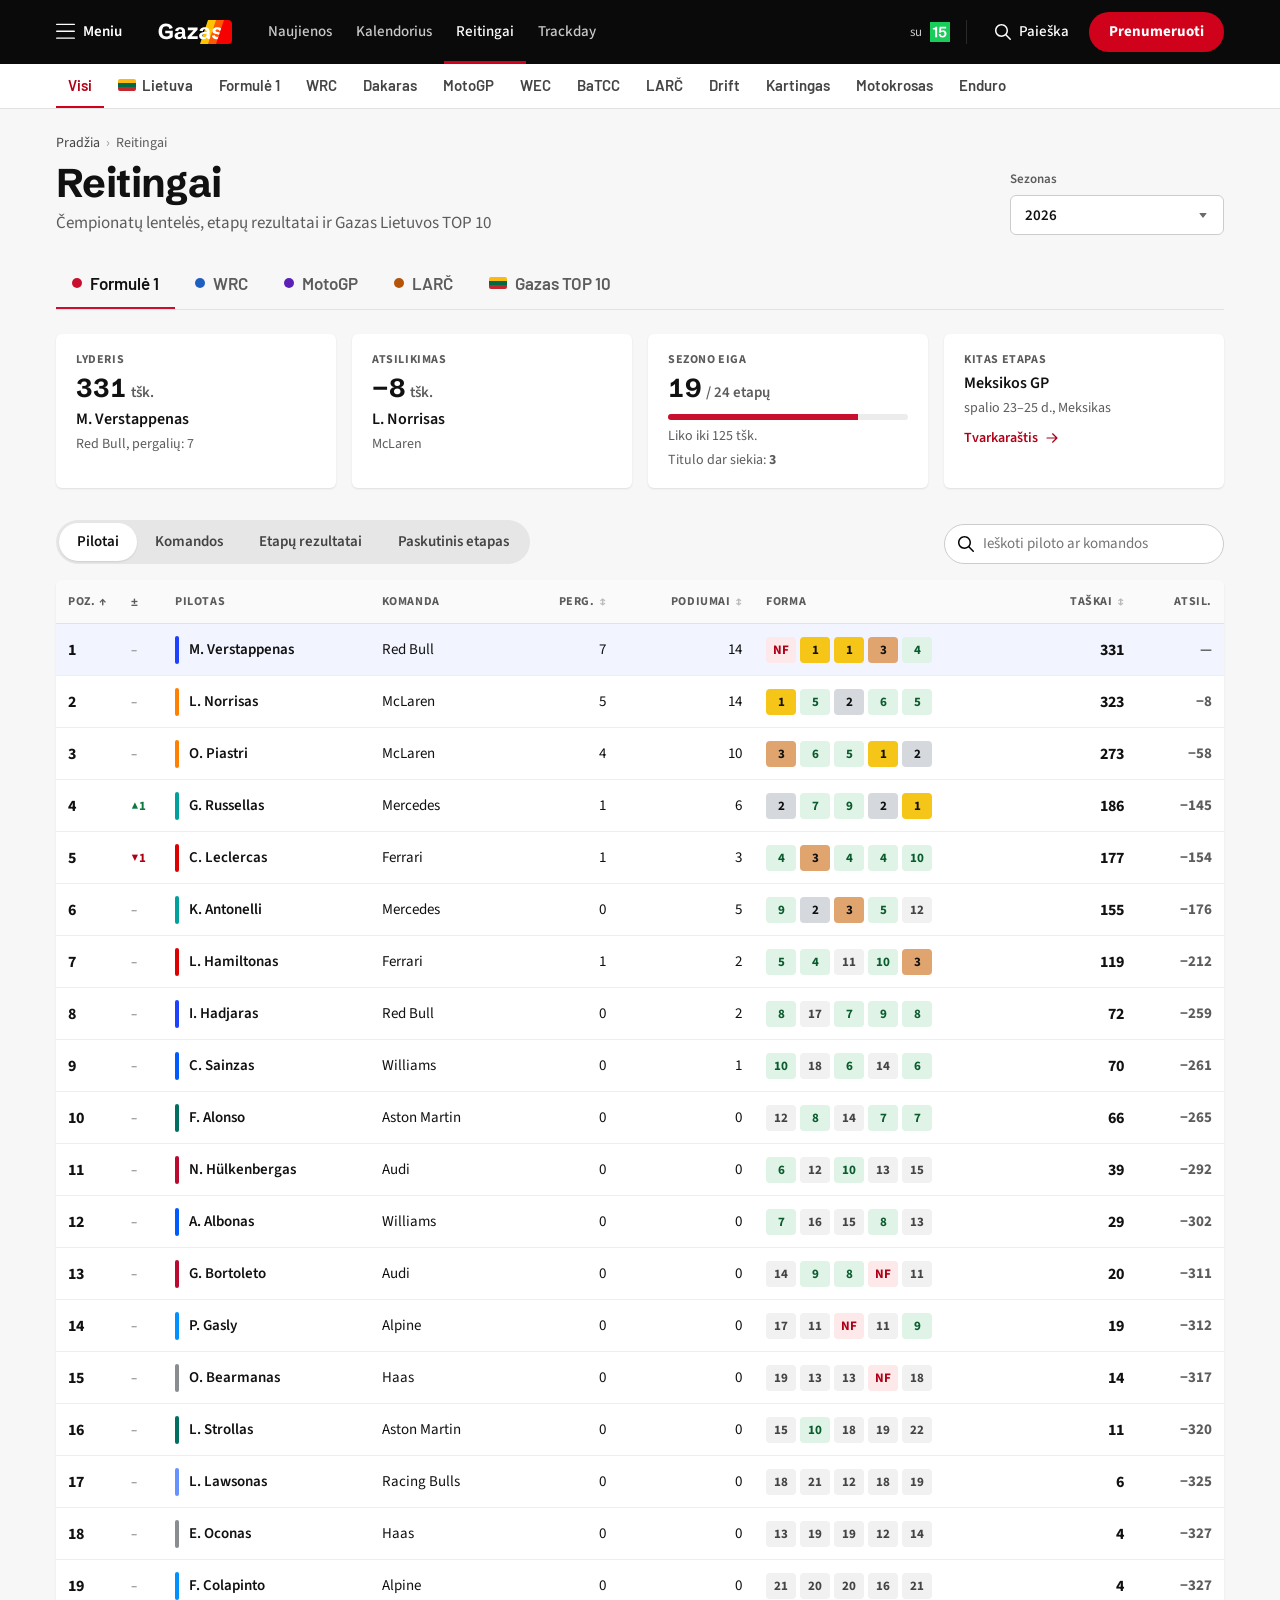
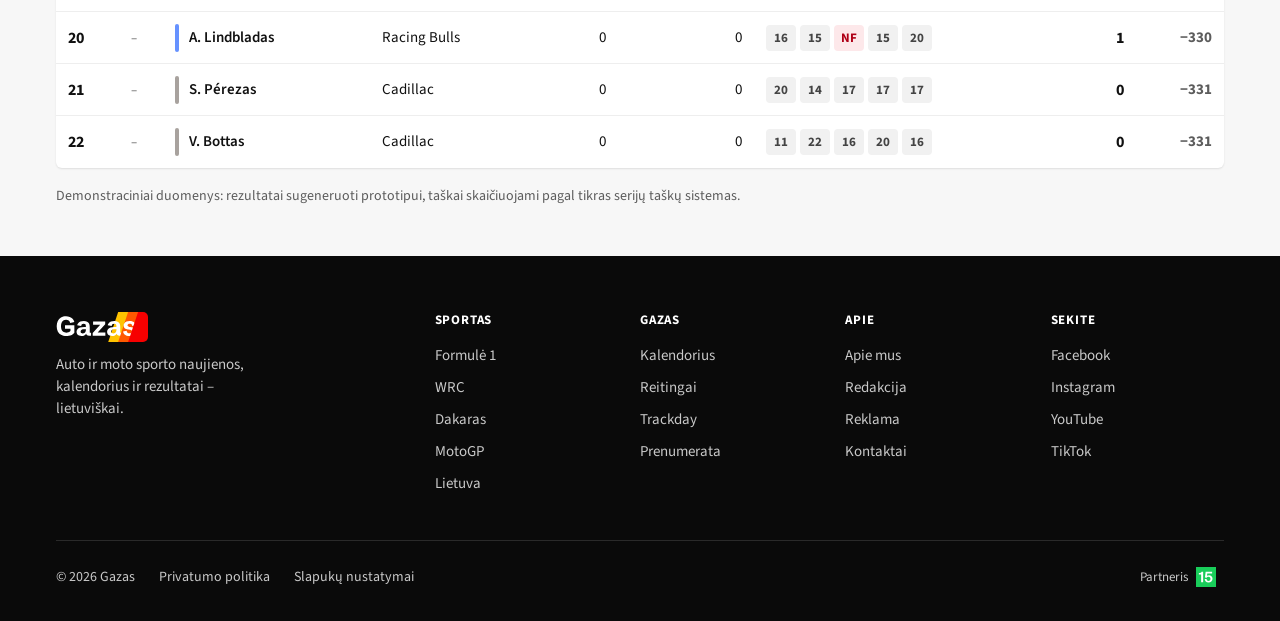
<file: ratings.html>
<!doctype html>
<html lang="lt">
<head>
<meta charset="utf-8">
<meta name="viewport" content="width=device-width, initial-scale=1">
<title>Reitingai — Gazas</title>
<link rel="preconnect" href="https://fonts.googleapis.com">
<link rel="preconnect" href="https://fonts.gstatic.com" crossorigin>
<link href="https://fonts.googleapis.com/css2?family=Barlow:wght@500;600&family=Schibsted+Grotesk:wght@600;700&family=Source+Sans+3:wght@400;500;600;700&display=swap" rel="stylesheet">
<link rel="stylesheet" href="review.css?v=20261027z">
<script>if (location.search.includes("shot")) document.documentElement.classList.add("shot");</script>
<link rel="stylesheet" href="site.css?v=20261027z">
<style>
  .crumbs { padding-top: 24px; }
  .page-head { padding-top: 8px; }
  .season { margin-left: auto; display: grid; gap: 4px; font-size: 13px; font-weight: 600; color: var(--text-tertiary); }
  .season select { min-height: 40px; padding: 0 36px 0 14px; border-radius: var(--rounded-sm); border: 1px solid var(--border-primary); background: #fff url("assets/chevron-down-sm.svg") no-repeat right 12px center; appearance: none; font: 600 15px var(--body); color: var(--text-primary); }

  .champ-tabs { display: flex; gap: 4px; margin-top: 24px; border-bottom: 1px solid var(--border-secondary); overflow-x: auto; scrollbar-width: none; }
  .champ-tabs [role="tab"] { flex: none; display: inline-flex; align-items: center; gap: 8px; border: 0; background: none; cursor: pointer; padding: 12px 16px; margin-bottom: -1px; font: 600 17px/24px var(--tab); color: var(--text-tertiary); border-bottom: 3px solid transparent; }
  .champ-tabs [role="tab"]:hover { color: var(--text-primary); }
  .champ-tabs [role="tab"][aria-selected="true"] { color: var(--text-primary); border-color: var(--c, var(--accent)); }
  .champ-tabs .sw { width: 10px; height: 10px; border-radius: 50%; background: var(--c); }
  .champ-tabs .flag { width: 18px; height: 12px; border-radius: 2px; background: linear-gradient(#fdb913 33.3%, #006a44 33.3% 66.6%, #c1272d 66.6%); }

  .summary { display: grid; grid-template-columns: repeat(4, 1fr); gap: 16px; margin-top: 24px; }
  .stat .bar { margin: 6px 0 2px; }
  .stat a.more-link { margin-top: 6px; font-size: 14px; }

  .view-head { display: flex; flex-wrap: wrap; align-items: end; gap: 12px 24px; margin-top: 32px; }
  .view-tabs { display: flex; padding: 3px; background: #e6e6e6; border-radius: 9999px; }
  .view-tabs [role="tab"] { border: 0; border-radius: 9999px; background: transparent; cursor: pointer; min-height: 38px; padding: 0 18px; font-size: 15px; font-weight: 600; color: var(--text-secondary); }
  .view-tabs [role="tab"][aria-selected="true"] { background: #fff; color: var(--text-primary); box-shadow: var(--shadow-sm); }
  .search { margin-left: auto; position: relative; }
  .search input { width: 280px; min-height: 40px; padding: 0 14px 0 38px; border-radius: 9999px; border: 1px solid var(--border-primary); background: #fff; font: inherit; font-size: 15px; }
  .search img { position: absolute; left: 14px; top: 12px; width: 16px; height: 16px; filter: invert(1) brightness(.4); }

  .table-wrap { margin-top: 16px; }
  .st .chg { width: 44px; font-size: 13px; font-weight: 700; }
  .up { color: #0a7a3d; } .down { color: var(--accent-text); } .same { color: #9a9a9a; }
  .driver .team-sm { display: none; font-weight: 400; font-size: 13px; color: var(--text-tertiary); }
  .gap { color: var(--text-tertiary); }
  .st .sort { all: unset; cursor: pointer; display: inline-flex; align-items: center; gap: 4px; }
  .st .sort:focus-visible { outline: 2px solid var(--accent); outline-offset: 2px; }
  .st .sort::after { content: "↕"; opacity: .4; }
  .st [aria-sort="descending"] .sort::after { content: "↓"; opacity: 1; }
  .st [aria-sort="ascending"] .sort::after { content: "↑"; opacity: 1; }
  tr.is-leader td { background: color-mix(in srgb, var(--c) 6%, #fff); }
  .team-bar { width: 160px; height: 8px; border-radius: 4px; background: #eee; overflow: hidden; }
  .team-bar i { display: block; height: 100%; background: var(--c); }

  .matrix th.rd { text-align: center; padding: 0 4px; width: 40px; }
  .matrix td.rd { text-align: center; padding: 0 3px; }
  .matrix .r { min-width: 32px; }
  .matrix th.future, .matrix td.future { color: #bbb; }
  .sticky-col { position: sticky; left: 0; background: #fff; z-index: 1; box-shadow: 1px 0 0 #eee; }
  thead .sticky-col { background: #fafafa; z-index: 2; }
  .legend { display: flex; flex-wrap: wrap; gap: 8px 16px; margin-top: 12px; font-size: 14px; color: var(--text-secondary); }
  .legend span { display: inline-flex; align-items: center; gap: 6px; }
  .legend .r { min-width: 26px; height: 22px; font-size: 12px; }

  .last-head { display: flex; flex-wrap: wrap; gap: 8px 16px; align-items: baseline; margin-top: 16px; }
  .last-head h2 { font: 700 22px/28px var(--heading); }
  .last-head .muted { color: var(--text-tertiary); }
  .last-head .more-link { margin-left: auto; }

  /* TOP 10 intro (list styles live in site.css) */
  .top-intro { display: grid; grid-template-columns: 1fr auto; gap: 16px; align-items: end; margin-top: 24px; }
  .top-intro p { font-size: 17px; line-height: 26px; color: var(--text-secondary); max-width: 64ch; }
  .top-intro .muted { font-size: 14px; color: var(--text-tertiary); }
  .top-list { margin-top: 20px; }
  .note-demo { margin-top: 16px; font-size: 14px; color: var(--text-tertiary); }

  @media (max-width: 1100px) {
    .summary { grid-template-columns: 1fr 1fr; }
  }
  @media (max-width: 760px) {
    .page-head { flex-wrap: wrap; }
    .page-head h1 { font-size: 30px; line-height: 36px; }
    .season { margin-left: 0; }
    .summary { grid-template-columns: 1fr 1fr; gap: 10px; }
    .stat { padding: 14px; }
    .stat .big { font-size: 22px; line-height: 28px; }
    .view-head { gap: 12px; }
    .view-tabs { overflow-x: auto; max-width: 100%; }
    .view-tabs [role="tab"] { flex: none; padding: 0 14px; }
    .search { margin-left: 0; width: 100%; }
    .search input { width: 100%; }
    .hide-m { display: none; }
    .driver .team-sm { display: block; }
    .driver span { display: grid; }
    .st th, .st td { padding: 0 8px; }
  }
</style>
</head>
<body>
<a class="skip" href="#main">Pereiti prie turinio</a>
<div data-site-header data-active="reitingai" data-series-links="ratings"></div>

<main id="main" class="wrap">
  <nav aria-label="Naršymo kelias"><ol class="crumbs"><li><a href="improved.html">Pradžia</a></li><li><span aria-current="page">Reitingai</span></li></ol></nav>
  <div class="page-head">
    <div>
      <h1>Reitingai</h1>
      <p class="sub">Čempionatų lentelės, etapų rezultatai ir Gazas Lietuvos TOP 10</p>
    </div>
    <label class="season">Sezonas
      <select id="season"><option>2026</option><option disabled>2025 (archyvas netrukus)</option></select>
    </label>
  </div>

  <div class="champ-tabs" role="tablist" aria-label="Čempionatas" id="champ-tabs"></div>
  <div id="champ" role="tabpanel"></div>
  <p class="note-demo">Demonstraciniai duomenys: rezultatai sugeneruoti prototipui, taškai skaičiuojami pagal tikras serijų taškų sistemas.</p>
</main>

<div data-site-footer></div>
<script src="data.js?v=20261027z"></script>
<script src="site.js?v=20261027ab"></script>
<script>
  const G = window.GAZAS;
  const { fmt } = G;
  const params = new URLSearchParams(location.search);
  const KEYS = ["f1", "wrc", "motogp", "larc", "top"];
  const VIEWS = ["drivers", "teams", "rounds", "last"];
  const state = {
    key: KEYS.includes(params.get("s")) ? params.get("s") : "f1",
    view: VIEWS.includes(params.get("v")) ? params.get("v") : "drivers",
    sort: { col: "pos", dir: "ascending" },
    q: "",
  };

  const tabs = document.getElementById("champ-tabs");
  tabs.innerHTML = KEYS.map((k) => k === "top"
    ? `<button role="tab" data-key="top" aria-selected="${state.key === k}" tabindex="${state.key === k ? 0 : -1}"><span class="flag" aria-hidden="true"></span>Gazas TOP 10</button>`
    : `<button role="tab" data-key="${k}" style="--c:${G.SERIES[k].color}" aria-selected="${state.key === k}" tabindex="${state.key === k ? 0 : -1}"><span class="sw" aria-hidden="true"></span>${G.STANDINGS[k].label}</button>`).join("");
  G.wireTabs(tabs, (t) => { state.key = t.dataset.key; state.q = ""; state.sort = { col: "pos", dir: "ascending" }; render(); });

  const cls = (p, st) => p === "NF" ? "nf" : p === 1 ? "p1" : p === 2 ? "p2" : p === 3 ? "p3" : st.pts(p) > 0 ? "pts-r" : "";
  const chip = (p, st) => `<span class="r ${cls(p, st)}">${p === "NF" ? "NF" : p}</span>`;
  const change = (c) => c > 0 ? `<span class="up" aria-label="Pakilo ${c}">▲${c}</span>` : c < 0 ? `<span class="down" aria-label="Nukrito ${-c}">▼${-c}</span>` : `<span class="same" aria-label="Be pokyčių">–</span>`;
  const syncUrl = () => {
    const p = new URLSearchParams({ s: state.key });
    if (state.key !== "top" && state.view !== "drivers") p.set("v", state.view);
    history.replaceState(null, "", `${location.pathname}?${p}${params.has("shot") ? "&shot" : ""}`);
  };

  function summary(st) {
    const c = G.SERIES[st.key].color;
    const [p1, p2] = st.drivers;
    const nextEv = G.eventById[st.next];
    const pct = (st.done / st.rounds.length) * 100;
    return `<div class="summary" style="--c:${c}">
      <div class="stat"><span class="eyebrow">Lyderis</span><span class="big">${p1.points}<small>tšk.</small></span><span class="who">${p1.name}</span><span class="muted">${p1.team}, pergalių: ${p1.wins}</span></div>
      <div class="stat"><span class="eyebrow">Atsilikimas</span><span class="big">−${p2.gap}<small>tšk.</small></span><span class="who">${p2.name}</span><span class="muted">${p2.team}</span></div>
      <div class="stat"><span class="eyebrow">Sezono eiga</span><span class="big">${st.done}<small>/ ${st.rounds.length} etapų</small></span>
        <span class="bar" role="progressbar" aria-label="Sezono eiga" aria-valuenow="${st.done}" aria-valuemin="0" aria-valuemax="${st.rounds.length}"><i style="width:${pct}%"></i></span>
        <span class="muted">Liko iki ${st.remaining} tšk.</span><span class="muted">Titulo dar siekia: <strong>${st.contenders}</strong></span></div>
      <div class="stat"><span class="eyebrow">Kitas etapas</span><span class="who">${nextEv.name}</span><span class="muted">${fmt.range(nextEv.start, nextEv.end)}, ${nextEv.place}</span><a class="more-link" href="calendar.html#${nextEv.id}">Tvarkaraštis ${G.arrowRed}</a></div>
    </div>`;
  }

  function viewHead(st) {
    const labels = { drivers: `${st.unit === "Ekipažas" ? "Ekipažai" : "Pilotai"}`, teams: "Komandos", rounds: "Etapų rezultatai", last: `Paskutinis etapas` };
    return `<div class="view-head">
      <div class="view-tabs" role="tablist" aria-label="Lentelės vaizdas" id="view-tabs">${VIEWS.map((v) => `<button role="tab" data-v="${v}" aria-selected="${state.view === v}" tabindex="${state.view === v ? 0 : -1}" aria-controls="view">${labels[v]}</button>`).join("")}</div>
      ${state.view === "drivers" || state.view === "rounds" ? `<label class="search"><span class="sr-only">Ieškoti</span><img src="assets/search.svg" alt=""><input id="q" type="search" placeholder="Ieškoti piloto ar komandos" value="${state.q}"></label>` : ""}
    </div>`;
  }

  function driversTable(st) {
    const q = state.q.trim().toLowerCase();
    let rows = st.drivers.filter((d) => !q || d.name.toLowerCase().includes(q) || d.team.toLowerCase().includes(q));
    const { col, dir } = state.sort;
    rows = [...rows].sort((a, b) => (dir === "ascending" ? 1 : -1) * (a[col] - b[col]));
    const th = (c, label, extra = "") => `<th scope="col" class="${extra}" aria-sort="${state.sort.col === c ? state.sort.dir : "none"}"><button class="sort" data-sort="${c}">${label}</button></th>`;
    return `<div class="table-wrap"><table class="st" id="view">
      <caption class="sr-only">${st.label} ${st.unit === "Ekipažas" ? "ekipažų" : "pilotų"} įskaita</caption>
      <thead><tr>${th("pos", "Poz.")}<th scope="col" class="chg hide-m"><span class="sr-only">Pokytis</span>±</th><th scope="col">${st.unit}</th><th scope="col" class="hide-m">Komanda</th>${th("wins", "Perg.", "num")}${th("podiums", "Podiumai", "num hide-m")}<th scope="col" class="hide-m">Forma</th>${th("points", "Taškai", "num")}<th scope="col" class="num hide-m">Atsil.</th></tr></thead>
      <tbody>${rows.map((d) => `<tr class="${d.pos === 1 ? "is-leader" : ""}" style="--c:${d.color}">
        <td class="pos">${d.pos}</td><td class="chg hide-m">${change(d.change)}</td>
        <td><span class="driver"><i aria-hidden="true"></i><span>${d.name}<span class="team-sm">${d.team}</span></span></span></td>
        <td class="hide-m">${d.team}</td><td class="num">${d.wins}</td><td class="num hide-m">${d.podiums}</td>
        <td class="hide-m"><span class="form" aria-label="Paskutiniai 5 rezultatai">${d.form.map((p) => chip(p, st)).join("")}</span></td>
        <td class="num pts">${d.points}</td><td class="num gap hide-m">${d.gap ? `−${d.gap}` : "—"}</td></tr>`).join("") || `<tr><td colspan="9">Nieko nerasta pagal „${state.q}“.</td></tr>`}</tbody>
    </table></div>`;
  }

  function teamsTable(st) {
    const top = st.teams[0].points;
    return `<div class="table-wrap"><table class="st" id="view">
      <caption class="sr-only">${st.label} komandų įskaita</caption>
      <thead><tr><th scope="col">Poz.</th><th scope="col">Komanda</th><th scope="col" class="hide-m">Sudėtis</th><th scope="col" class="num">Perg.</th><th scope="col" class="hide-m"><span class="sr-only">Santykis su lyderiu</span></th><th scope="col" class="num">Taškai</th></tr></thead>
      <tbody>${st.teams.map((t, i) => `<tr style="--c:${t.color}"><td class="pos">${i + 1}</td><td><span class="driver"><i aria-hidden="true"></i>${t.name}</span></td><td class="hide-m">${t.drivers.join(", ")}</td><td class="num">${t.wins}</td><td class="hide-m"><span class="team-bar"><i style="width:${(t.points / top) * 100}%"></i></span></td><td class="num pts">${t.points}</td></tr>`).join("")}</tbody>
    </table></div>`;
  }

  function matrix(st) {
    const q = state.q.trim().toLowerCase();
    const rows = st.drivers.filter((d) => !q || d.name.toLowerCase().includes(q) || d.team.toLowerCase().includes(q));
    return `<div class="table-wrap"><table class="st matrix" id="view">
      <caption class="sr-only">${st.label} rezultatai pagal etapus</caption>
      <thead><tr><th scope="col" class="sticky-col">${st.unit}</th>${st.rounds.map((r, i) => `<th scope="col" class="rd${i >= st.done ? " future" : ""}" title="${i + 1} etapas">${r}</th>`).join("")}<th scope="col" class="num">Tšk.</th></tr></thead>
      <tbody>${rows.map((d) => `<tr style="--c:${d.color}"><th scope="row" class="sticky-col"><span class="driver"><i aria-hidden="true"></i>${d.pos}. ${d.name}</span></th>${st.rounds.map((_, i) => `<td class="rd${i >= st.done ? " future" : ""}">${i < st.done ? chip(d.results[i], st) : "–"}</td>`).join("")}<td class="num pts">${d.points}</td></tr>`).join("")}</tbody>
    </table></div>
    <div class="legend"><span><span class="r p1">1</span>Pergalė</span><span><span class="r p2">2</span>2 vieta</span><span><span class="r p3">3</span>3 vieta</span><span><span class="r pts-r">7</span>Taškai</span><span><span class="r">14</span>Be taškų</span><span><span class="r nf">NF</span>Nefinišavo</span></div>`;
  }

  function lastRound(st) {
    const ev = G.EVENTS.find((e) => e.series === st.key && e.round[0] === st.done);
    const related = G.ARTICLES.find((a) => a.series === st.key);
    return `<div class="last-head"><h2>${ev ? `${ev.name}, ${ev.place}` : `${st.done} etapas (${st.lastRound})`}</h2><span class="muted">${ev ? `${fmt.day(ev.end)}, ` : ""}${st.done} etapas iš ${st.rounds.length}</span>${related ? `<a class="more-link" href="${G.href(related)}">Lenktynių apžvalga ${G.arrowRed}</a>` : ""}</div>
    <div class="table-wrap"><table class="st" id="view">
      <caption class="sr-only">Paskutinio etapo rezultatai</caption>
      <thead><tr><th scope="col">Poz.</th><th scope="col">${st.unit}</th><th scope="col" class="hide-m">Komanda</th><th scope="col" class="num">Gauta tšk.</th><th scope="col" class="num">Iš viso</th></tr></thead>
      <tbody>${st.lastResult.map((d) => `<tr style="--c:${d.color}"><td class="pos">${chip(d.lastPos, st)}</td><td><span class="driver"><i aria-hidden="true"></i><span>${d.name}<span class="team-sm">${d.team}</span></span></span></td><td class="hide-m">${d.team}</td><td class="num">${st.pts(d.lastPos) ? `+${st.pts(d.lastPos)}` : "—"}</td><td class="num pts">${d.points}</td></tr>`).join("")}</tbody>
    </table></div>`;
  }

  function topTen() {
    const mv = (m) => m === "new" ? '<span class="mv new">NAUJAS</span>' : `<span class="mv">${change(m)}</span>`;
    return `<div class="top-intro">
      <p>Redakcijos sudaromas geriausių Lietuvos auto ir moto sportininkų reitingas. Vertiname paskutinio mėnesio rezultatus, varžybų lygį ir formą.</p>
      <span class="muted">Atnaujinama kas pirmadienį, paskutinį kartą spalio 19 d.</span>
    </div>
    <ol class="top-list">${G.LT_TOP.map((p, i) => `
      <li class="top-item">
        <span class="rk">${i + 1}</span>
        <span class="ph">${p.img ? `<img src="assets/${p.img}" alt="">` : p.name.split(" ").map((x) => x[0]).join("")}</span>
        <span><span class="disc">${p.disc}</span><p class="nm">${p.id ? `<a href="athlete.html?id=${p.id}">${p.name}</a>` : p.name}</p><p class="note">${p.note}</p></span>
        ${mv(p.move)}
      </li>`).join("")}</ol>`;
  }

  function render() {
    const panel = document.getElementById("champ");
    if (state.key === "top") { panel.innerHTML = topTen(); syncUrl(); return; }
    const st = G.STANDINGS[state.key];
    const body = { drivers: driversTable, teams: teamsTable, rounds: matrix, last: lastRound }[state.view](st);
    panel.innerHTML = summary(st) + viewHead(st) + body;
    G.wireTabs(document.getElementById("view-tabs"), (t) => { if (state.view !== t.dataset.v) { state.view = t.dataset.v; render(); document.querySelector(`#view-tabs [data-v="${state.view}"]`).focus(); } });
    const q = document.getElementById("q");
    if (q) q.addEventListener("input", () => { state.q = q.value; const pos = q.selectionStart; render(); const n = document.getElementById("q"); n.focus(); n.setSelectionRange(pos, pos); });
    panel.querySelectorAll("[data-sort]").forEach((b) => b.addEventListener("click", () => {
      const col = b.dataset.sort;
      state.sort = { col, dir: state.sort.col === col && state.sort.dir === (col === "pos" ? "ascending" : "descending") ? (col === "pos" ? "descending" : "ascending") : (col === "pos" ? "ascending" : "descending") };
      render();
      document.querySelector(`[data-sort="${col}"]`).focus();
    }));
    syncUrl();
  }
  render();
</script>
</body>
</html>
</file>
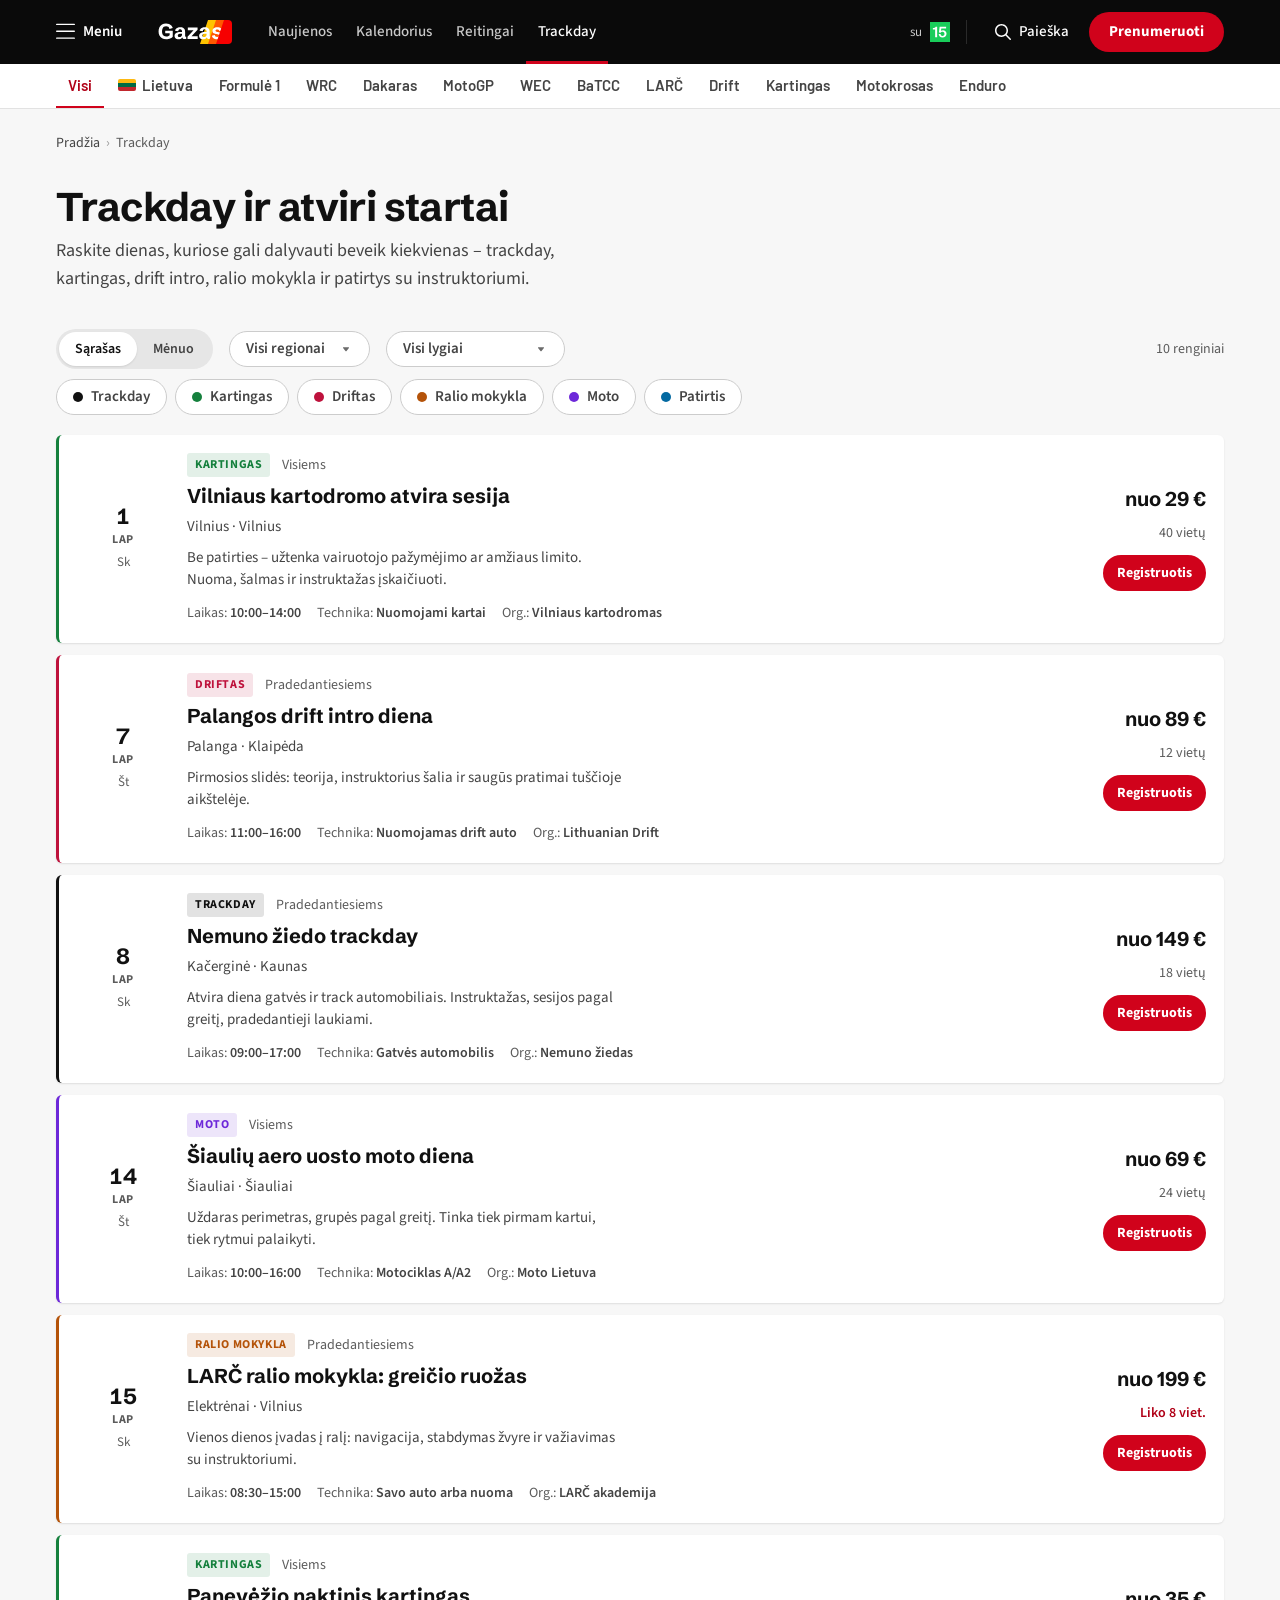
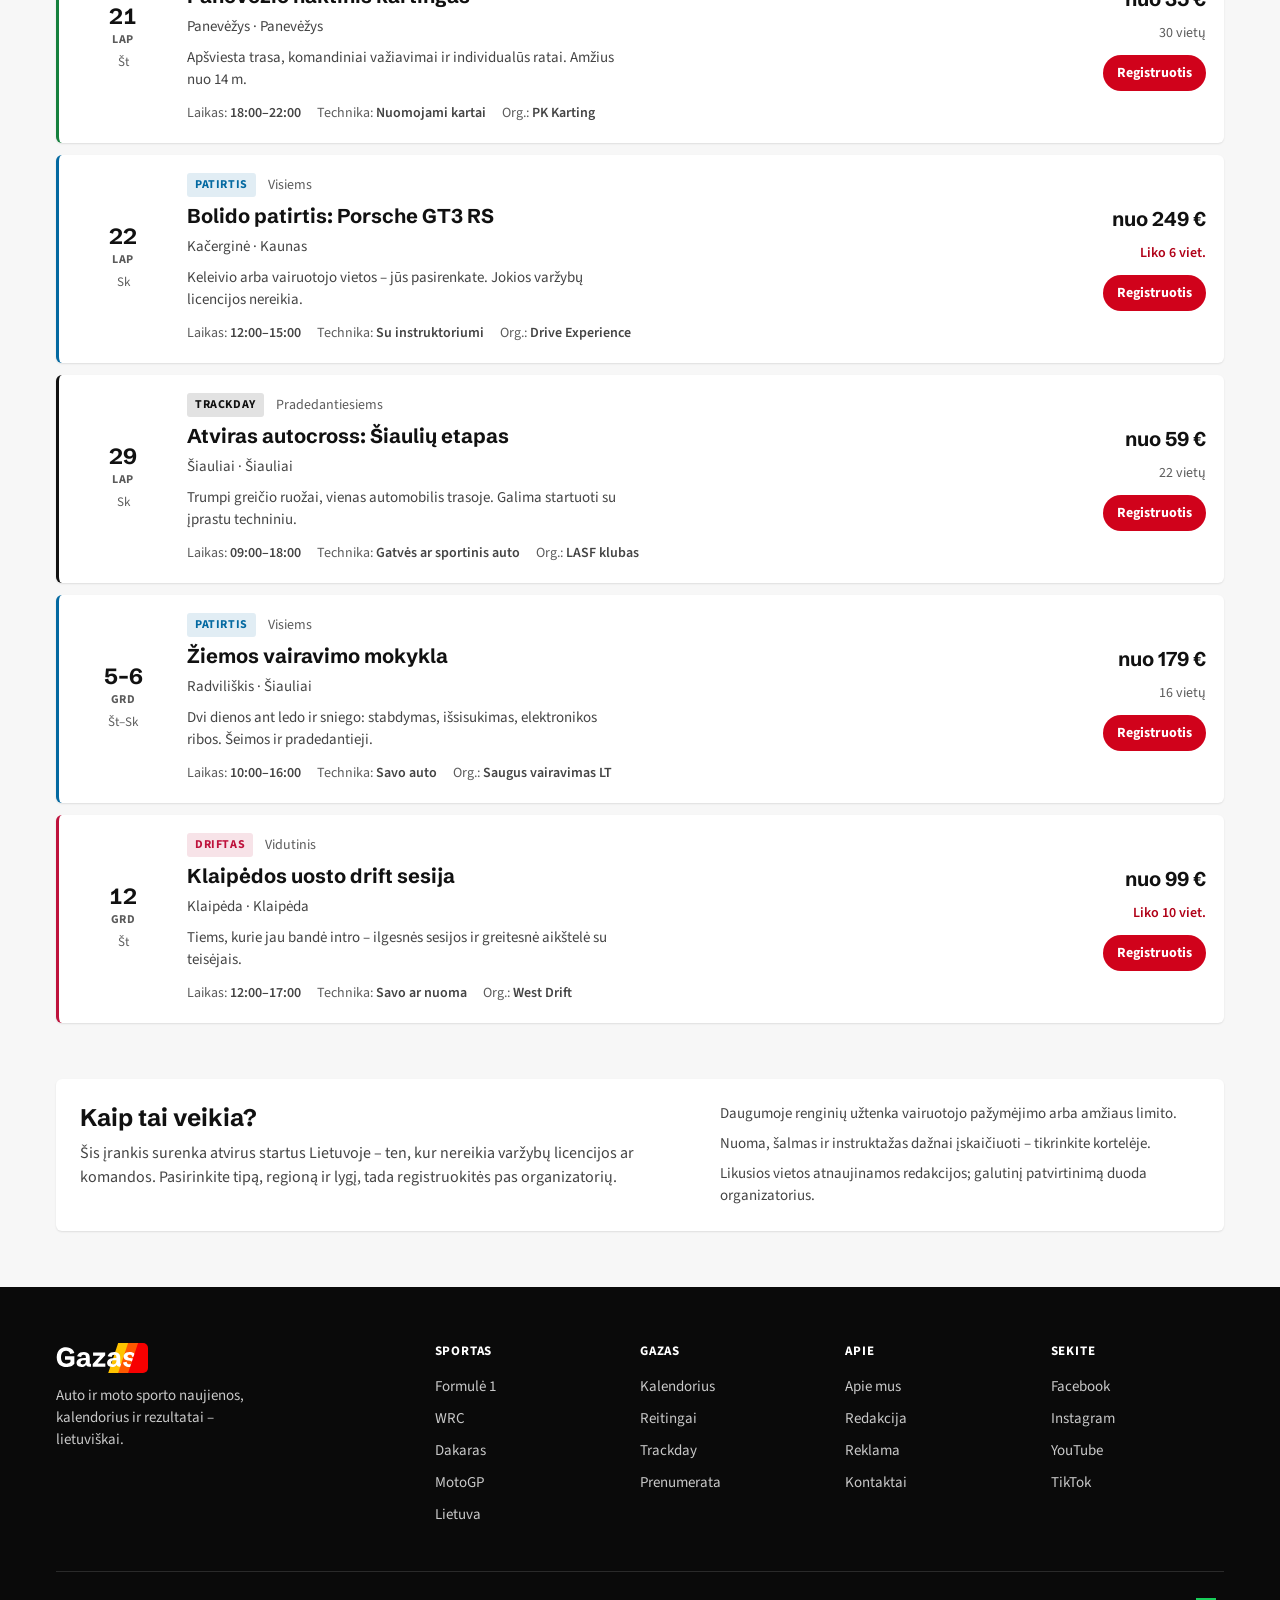
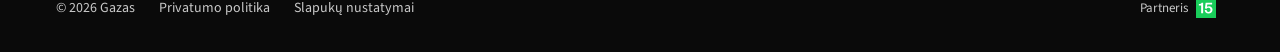
<file: trackdays.html>
<!doctype html>
<html lang="lt">
<head>
<meta charset="utf-8">
<meta name="viewport" content="width=device-width, initial-scale=1">
<title>Trackday ir atviri startai — Gazas</title>
<link rel="preconnect" href="https://fonts.googleapis.com">
<link rel="preconnect" href="https://fonts.gstatic.com" crossorigin>
<link href="https://fonts.googleapis.com/css2?family=Barlow:wght@500;600&family=Schibsted+Grotesk:wght@600;700&family=Source+Sans+3:wght@400;500;600;700&display=swap" rel="stylesheet">
<link rel="stylesheet" href="review.css?v=20261027z">
<script>if (location.search.includes("shot")) document.documentElement.classList.add("shot");</script>
<link rel="stylesheet" href="site.css?v=20261027z">
<style>
  .page-head { padding-top: 32px; }
  .crumbs { padding-top: 24px; }
  .page-head .lead-line {
    margin-top: 8px; font-size: 18px; line-height: 28px; color: var(--text-secondary); max-width: 58ch;
  }

  .toolbar {
    position: sticky; top: 112px; z-index: 20; margin-top: 24px; padding: 12px 0;
    background: var(--bg-primary); display: grid; gap: 10px;
  }
  .toolbar-row { display: flex; flex-wrap: wrap; align-items: center; gap: 12px 16px; }
  .toolbar .segmented { width: auto; }
  .toolbar .segmented button { padding: 0 16px; flex: none; }
  .chips { display: flex; gap: 8px; overflow-x: auto; scrollbar-width: none; }
  .chips::-webkit-scrollbar { display: none; }
  .chip { flex: none; display: inline-flex; align-items: center; gap: 8px; }
  .chip .sw { width: 10px; height: 10px; border-radius: 50%; }
  .count { margin-left: auto; font-size: 14px; color: var(--text-tertiary); }
  .reset { border: 0; background: none; color: var(--accent-text); font-weight: 600; font-size: 15px; cursor: pointer; padding: 6px 0; }
  .reset[hidden] { display: none; }
  .filter-select {
    min-height: 36px; padding: 0 44px 0 16px; border: 1px solid var(--border-primary); border-radius: 9999px;
    background-color: #fff;
    background-image: url("assets/chevron-down-sm.svg");
    background-repeat: no-repeat;
    background-position: right 16px center;
    background-size: 14px 14px;
    font: 600 15px/20px var(--body); color: var(--text-secondary); cursor: pointer;
    appearance: none; -webkit-appearance: none; -moz-appearance: none;
  }
  .filter-select::-ms-expand { display: none; }

  .td-main-wrap { padding: 8px 0 0; }
  .td-list { padding: 0 0 48px; display: grid; gap: 12px; }
  .td {
    display: grid; grid-template-columns: 88px minmax(0, 1fr) auto; gap: 0 20px;
    padding: 18px 18px 18px 20px; background: #fff; border-radius: var(--rounded-sm);
    box-shadow: var(--shadow-card); border-left: 3px solid var(--c);
    scroll-margin-top: 180px; transition: box-shadow var(--dur) var(--ease-out);
  }
  .td:hover { box-shadow: 0 4px 16px rgba(0, 0, 0, .12); }
  .td.flash { animation: flash 1.4s ease-out; }
  @keyframes flash { 0% { background: color-mix(in srgb, var(--accent) 12%, #fff); } 100% { background: #fff; } }
  .td .date {
    display: flex; flex-direction: column; justify-content: center; align-items: center;
    text-align: center; gap: 2px;
  }
  .td .days { font: 700 22px/26px var(--heading); font-variant-numeric: tabular-nums; white-space: nowrap; }
  .td .mon { font: 700 12px/16px var(--body); letter-spacing: .05em; text-transform: uppercase; color: var(--text-tertiary); }
  .td .wd { font-size: 13px; color: var(--text-tertiary); }
  .td-main { display: grid; gap: 6px; align-content: center; min-width: 0; }
  .td-top { display: flex; flex-wrap: wrap; gap: 8px 12px; align-items: center; }
  .td-type {
    font: 700 12px/16px var(--body); letter-spacing: .05em; text-transform: uppercase;
    color: var(--c); background: color-mix(in srgb, var(--c) 12%, #fff);
    padding: 4px 8px; border-radius: var(--rounded-xs);
  }
  .td-level { font-size: 14px; color: var(--text-tertiary); }
  .td-name { font: 700 20px/26px var(--heading); margin: 0; }
  .td-place { font-size: 15px; color: var(--text-secondary); margin: 0; }
  .td-blurb { font-size: 15px; line-height: 22px; color: var(--text-secondary); margin: 2px 0 0; max-width: 62ch; }
  .td-meta {
    display: flex; flex-wrap: wrap; gap: 8px 16px; margin-top: 4px;
    font-size: 14px; color: var(--text-tertiary);
  }
  .td-meta strong { color: var(--text-secondary); font-weight: 600; }
  .td-side {
    display: grid; gap: 10px; justify-items: end; align-content: center; min-width: 140px;
  }
  .td-price { font: 700 20px/24px var(--heading); text-align: right; }
  .td-spots { font-size: 14px; color: var(--text-tertiary); text-align: right; }
  .td-spots.low { color: var(--accent-text); font-weight: 600; }
  .td-side .btn { min-height: 36px; padding: 0 14px; font-size: 14px; }
  .empty { padding: 48px 8px; color: var(--text-secondary); }

  .month-nav { display: flex; align-items: center; gap: 12px; margin-bottom: 12px; }
  .month-nav h2 { font: 700 24px/30px var(--heading); min-width: 200px; }
  .icon-btn { width: 40px; height: 40px; border-radius: 50%; border: 0; background: var(--bg-tertiary); display: grid; place-items: center; cursor: pointer; }
  .icon-btn img { width: 16px; height: 16px; }
  .icon-btn.prev img { transform: scaleX(-1); }
  .month-nav .today-btn { margin-left: auto; }
  .grid-month {
    display: grid; grid-template-columns: repeat(7, minmax(0, 1fr));
    gap: 1px; background: var(--border-secondary); border-radius: var(--rounded-sm); overflow: hidden;
  }
  .grid-month .wd-h { background: var(--bg-tertiary); padding: 8px 10px; font: 700 12px/16px var(--body); letter-spacing: .05em; text-transform: uppercase; color: var(--text-tertiary); }
  .cell { background: #fff; min-height: 108px; padding: 8px; display: grid; align-content: start; gap: 4px; }
  .cell.out { background: #fafafa; }
  .cell.out .num { color: #aaa; }
  .cell .num { font-size: 14px; font-weight: 600; font-variant-numeric: tabular-nums; }
  .cell.today .num { display: inline-grid; place-items: center; width: 26px; height: 26px; border-radius: 50%; background: var(--accent); color: #fff; }
  .pill {
    display: block; width: 100%; text-align: left; border: 0; cursor: pointer;
    padding: 3px 6px; border-radius: 3px; background: color-mix(in srgb, var(--c) 12%, #fff);
    border-left: 3px solid var(--c); font-size: 13px; line-height: 17px; font-weight: 600;
    white-space: nowrap; overflow: hidden; text-overflow: ellipsis;
  }
  .pill:hover { background: color-mix(in srgb, var(--c) 22%, #fff); }
  .legend { display: flex; flex-wrap: wrap; gap: 8px 16px; margin-top: 12px; margin-bottom: 48px; font-size: 14px; color: var(--text-secondary); }
  .legend span { display: inline-flex; align-items: center; gap: 6px; }
  .legend i { width: 10px; height: 10px; border-radius: 2px; background: var(--c); }

  .td-help {
    margin: 8px 0 56px; padding: 24px; background: #fff; border-radius: var(--rounded-sm);
    box-shadow: var(--shadow-card); display: grid; grid-template-columns: 1.2fr 1fr; gap: 24px;
  }
  .td-help h2 { font: 700 24px/30px var(--heading); margin: 0 0 8px; }
  .td-help p { font-size: 16px; line-height: 24px; color: var(--text-secondary); margin: 0; }
  .td-help ul { margin: 0; padding-left: 18px; display: grid; gap: 8px; color: var(--text-secondary); font-size: 15px; line-height: 22px; }

  @media (max-width: 900px) {
    .td { grid-template-columns: 68px minmax(0, 1fr); }
    .td-side { grid-column: 2; justify-items: start; min-width: 0; margin-top: 8px; }
    .td-price, .td-spots { text-align: left; }
    .td-help { grid-template-columns: 1fr; }
  }
  @media (max-width: 760px) {
    .page-head { padding-top: 8px; }
    .page-head h1 { font-size: 30px; line-height: 36px; }
    .toolbar { top: 100px; }
    .view-switch { display: none; }
    .td { gap: 0 12px; padding: 14px 14px 14px 16px; }
    .td .days { font-size: 18px; line-height: 22px; }
  }
</style>
</head>
<body>
<a class="skip" href="#main">Pereiti prie turinio</a>
<div data-site-header data-active="trackday" data-series-links="home"></div>

<main id="main">
  <div class="wrap">
    <nav aria-label="Naršymo kelias"><ol class="crumbs"><li><a href="improved.html">Pradžia</a></li><li><span aria-current="page">Trackday</span></li></ol></nav>
    <div class="page-head">
      <div>
        <h1>Trackday ir atviri startai</h1>
        <p class="lead-line">Raskite dienas, kuriose gali dalyvauti beveik kiekvienas – trackday, kartingas, drift intro, ralio mokykla ir patirtys su instruktoriumi.</p>
      </div>
    </div>

    <div class="toolbar" role="search" aria-label="Trackday filtrai">
      <div class="toolbar-row">
        <div class="segmented view-switch" role="group" aria-label="Vaizdas">
          <button type="button" aria-pressed="true" data-view="list">Sąrašas</button>
          <button type="button" aria-pressed="false" data-view="month">Mėnuo</button>
        </div>
        <label class="sr-only" for="f-region">Regionas</label>
        <select class="filter-select" id="f-region"></select>
        <label class="sr-only" for="f-level">Lygis</label>
        <select class="filter-select" id="f-level">
          <option value="">Visi lygiai</option>
          <option value="Visiems">Visiems</option>
          <option value="Pradedantiesiems">Pradedantiesiems</option>
          <option value="Vidutinis">Vidutinis</option>
        </select>
        <button class="reset" id="reset" type="button" hidden>Išvalyti</button>
        <p class="count" id="count" aria-live="polite"></p>
      </div>
      <div class="chips" role="group" aria-label="Tipas" id="type-chips"></div>
    </div>

    <div class="td-main-wrap">
      <div class="td-list" id="list-view"></div>
      <div id="month-view" hidden>
        <div class="month-nav">
          <button class="icon-btn prev" id="m-prev" type="button" aria-label="Ankstesnis mėnuo"><img src="assets/chevron-right.svg" alt=""></button>
          <h2 id="m-title" aria-live="polite"></h2>
          <button class="icon-btn" id="m-next" type="button" aria-label="Kitas mėnuo"><img src="assets/chevron-right.svg" alt=""></button>
          <button class="btn btn-ghost today-btn" id="m-today" type="button">Šiandien</button>
        </div>
        <div class="grid-month" id="m-grid"></div>
        <div class="legend" id="legend"></div>
      </div>
    </div>

    <section class="td-help" aria-labelledby="help-title">
      <div>
        <h2 id="help-title">Kaip tai veikia?</h2>
        <p>Šis įrankis surenka atvirus startus Lietuvoje – ten, kur nereikia varžybų licencijos ar komandos. Pasirinkite tipą, regioną ir lygį, tada registruokitės pas organizatorių.</p>
      </div>
      <ul>
        <li>Daugumoje renginių užtenka vairuotojo pažymėjimo arba amžiaus limito.</li>
        <li>Nuoma, šalmas ir instruktažas dažnai įskaičiuoti – tikrinkite kortelėje.</li>
        <li>Likusios vietos atnaujinamos redakcijos; galutinį patvirtinimą duoda organizatorius.</li>
      </ul>
    </section>
  </div>
</main>

<div data-site-footer></div>
<script src="data.js?v=20261027z"></script>
<script src="site.js?v=20261027ab"></script>
<script>
  const G = window.GAZAS;
  const { fmt } = G;
  const params = new URLSearchParams(location.search);
  const state = {
    view: params.get("v") === "month" ? "month" : "list",
    types: new Set((params.get("t") || "").split(",").filter((k) => G.TRACKDAY_TYPES[k])),
    region: params.get("r") || "",
    level: params.get("l") || "",
    month: new Date(2026, 10, 1),
  };

  const items = G.TRACKDAYS.map((e) => ({
    ...e,
    typeMeta: G.TRACKDAY_TYPES[e.type],
    from: fmt.d(e.start),
    to: new Date(fmt.d(e.end).getTime() + 86399e3),
  })).sort((a, b) => a.from - b.from);

  const regions = [...new Set(items.map((e) => e.region))].sort((a, b) => a.localeCompare(b, "lt"));
  const regionSel = document.getElementById("f-region");
  regionSel.innerHTML = `<option value="">Visi regionai</option>${regions.map((r) => `<option value="${r}">${r}</option>`).join("")}`;
  regionSel.value = state.region;
  document.getElementById("f-level").value = state.level;

  const chips = document.getElementById("type-chips");
  chips.innerHTML = Object.entries(G.TRACKDAY_TYPES).map(([k, t]) =>
    `<button class="chip" type="button" data-t="${k}" aria-pressed="${state.types.has(k)}"><span class="sw" style="background:${t.color}"></span>${t.name}</button>`
  ).join("");

  const weekStart = (d) => {
    const x = new Date(d); x.setHours(0, 0, 0, 0);
    x.setDate(x.getDate() - ((x.getDay() + 6) % 7));
    return x;
  };

  const visible = () => {
    const now = G.now();
    return items.filter((e) =>
      (!state.types.size || state.types.has(e.type)) &&
      (!state.region || e.region === state.region) &&
      (!state.level || e.level === state.level) &&
      (state.view === "month" || e.to >= now)
    );
  };

  const syncUrl = () => {
    const p = new URLSearchParams();
    if (state.view !== "list") p.set("v", state.view);
    if (state.types.size) p.set("t", [...state.types].join(","));
    if (state.region) p.set("r", state.region);
    if (state.level) p.set("l", state.level);
    if (params.has("shot")) p.set("shot", "");
    const q = p.toString().replace("shot=", "shot");
    history.replaceState(null, "", `${location.pathname}${q ? "?" + q : ""}${location.hash}`);
  };

  const dayRange = (e) => e.start === e.end ? `${e.from.getDate()}` : `${e.from.getDate()}–${e.to.getDate()}`;
  const monRange = (e) => e.from.getMonth() === e.to.getMonth()
    ? fmt.MON_SHORT[e.from.getMonth()]
    : `${fmt.MON_SHORT[e.from.getMonth()]}–${fmt.MON_SHORT[e.to.getMonth()]}`;

  function card(e) {
    const low = e.spots <= 10;
    return `<article class="td" id="${e.id}" style="--c:${e.typeMeta.color}" aria-labelledby="${e.id}-name">
      <div class="date" aria-label="${e.start}">
        <span class="days">${dayRange(e)}</span>
        <span class="mon">${monRange(e)}</span>
        <span class="wd">${fmt.DAYS_SHORT[e.from.getDay()]}${e.start !== e.end ? `–${fmt.DAYS_SHORT[e.to.getDay()]}` : ""}</span>
      </div>
      <div class="td-main">
        <div class="td-top">
          <span class="td-type">${e.typeMeta.name}</span>
          <span class="td-level">${e.level}</span>
        </div>
        <h2 class="td-name" id="${e.id}-name">${e.name}</h2>
        <p class="td-place">${e.place} · ${e.region}</p>
        <p class="td-blurb">${e.blurb}</p>
        <div class="td-meta">
          <span>Laikas: <strong>${e.time}</strong></span>
          <span>Technika: <strong>${e.vehicle}</strong></span>
          <span>Org.: <strong>${e.org}</strong></span>
        </div>
      </div>
      <div class="td-side">
        <span class="td-price">${e.price}</span>
        <span class="td-spots${low ? " low" : ""}">${low ? `Liko ${e.spots} viet.` : `${e.spots} vietų`}</span>
        <a class="btn btn-primary" href="#${e.id}">Registruotis</a>
      </div>
    </article>`;
  }

  function renderList(list) {
    const el = document.getElementById("list-view");
    el.innerHTML = list.length
      ? list.map(card).join("")
      : `<div class="empty"><p><strong>Pagal filtrus atvirų startų nerasta.</strong></p><p>Pabandykite kitą regioną, tipą ar lygį.</p></div>`;
  }

  function renderMonth(list) {
    const m = state.month;
    const now = G.now();
    document.getElementById("m-title").textContent = `${fmt.MONTHS_NOM[m.getMonth()]} ${m.getFullYear()}`;
    const first = weekStart(m);
    const cells = [];
    ["Pr", "An", "Tr", "Kt", "Pn", "Št", "Sk"].forEach((d) => cells.push(`<div class="wd-h" aria-hidden="true">${d}</div>`));
    for (let i = 0; i < 42; i++) {
      const day = new Date(first.getFullYear(), first.getMonth(), first.getDate() + i);
      if (i >= 35 && day.getMonth() !== m.getMonth()) break;
      const dayEnd = new Date(day.getFullYear(), day.getMonth(), day.getDate(), 23, 59, 59);
      const evs = list.filter((e) => e.from <= dayEnd && e.to >= day);
      const today = day.toDateString() === now.toDateString();
      cells.push(`<div class="cell${day.getMonth() !== m.getMonth() ? " out" : ""}${today ? " today" : ""}">
        <span class="num"${today ? ' aria-label="Šiandien"' : ""}>${day.getDate()}</span>
        ${evs.map((e) => `<button class="pill" type="button" style="--c:${e.typeMeta.color}" data-open="${e.id}" title="${e.typeMeta.name}: ${e.name}"><b>${e.typeMeta.name}</b> ${e.name}</button>`).join("")}
      </div>`);
    }
    document.getElementById("m-grid").innerHTML = cells.join("");
    const present = [...new Set(list.map((e) => e.type))];
    document.getElementById("legend").innerHTML = present.map((k) => {
      const t = G.TRACKDAY_TYPES[k];
      return `<span><i style="--c:${t.color}"></i>${t.name}</span>`;
    }).join("");
  }

  function openEvent(id) {
    state.view = "list";
    render();
    const el = document.getElementById(id);
    if (!el) return;
    el.scrollIntoView({ block: "start" });
    el.classList.remove("flash"); void el.offsetWidth; el.classList.add("flash");
    history.replaceState(null, "", `${location.pathname}${location.search}#${id}`);
  }

  function render() {
    const list = visible();
    document.querySelectorAll(".view-switch button").forEach((b) => b.setAttribute("aria-pressed", b.dataset.view === state.view));
    chips.querySelectorAll(".chip").forEach((c) => c.setAttribute("aria-pressed", state.types.has(c.dataset.t)));
    document.getElementById("count").textContent = `${list.length} ${list.length === 1 ? "renginys" : "renginiai"}`;
    document.getElementById("reset").hidden = !state.types.size && !state.region && !state.level;

    const listEl = document.getElementById("list-view");
    const monthEl = document.getElementById("month-view");
    const showList = state.view === "list";
    listEl.hidden = !showList;
    monthEl.hidden = showList;
    if (showList) renderList(list);
    else renderMonth(list);
    syncUrl();
  }

  chips.addEventListener("click", (e) => {
    const b = e.target.closest(".chip"); if (!b) return;
    const k = b.dataset.t;
    state.types.has(k) ? state.types.delete(k) : state.types.add(k);
    render();
  });
  regionSel.addEventListener("change", (e) => { state.region = e.target.value; render(); });
  document.getElementById("f-level").addEventListener("change", (e) => { state.level = e.target.value; render(); });
  document.getElementById("reset").addEventListener("click", () => {
    state.types.clear(); state.region = ""; state.level = "";
    regionSel.value = ""; document.getElementById("f-level").value = "";
    render();
  });
  document.querySelectorAll(".view-switch button").forEach((b) => b.addEventListener("click", () => {
    state.view = b.dataset.view; render();
  }));
  const shiftMonth = (n) => { state.month = new Date(state.month.getFullYear(), state.month.getMonth() + n, 1); render(); };
  document.getElementById("m-prev").addEventListener("click", () => shiftMonth(-1));
  document.getElementById("m-next").addEventListener("click", () => shiftMonth(1));
  document.getElementById("m-today").addEventListener("click", () => { state.month = new Date(2026, 10, 1); render(); });
  document.getElementById("m-grid").addEventListener("click", (e) => {
    const p = e.target.closest("[data-open]"); if (!p) return;
    openEvent(p.dataset.open);
  });

  render();
  if (location.hash.length > 1) openEvent(decodeURIComponent(location.hash.slice(1)));
</script>
</body>
</html>
</file>
<file: review.css>
.review {
  position: fixed;
  bottom: 16px;
  left: 50%;
  transform: translateX(-50%);
  z-index: 100;
  display: flex;
  gap: 4px;
  padding: 4px;
  border-radius: 9999px;
  background: rgba(17, 17, 17, .92);
  box-shadow: 0 4px 16px rgba(0, 0, 0, .25);
  font: 500 14px/20px "Source Sans 3", system-ui, sans-serif;
}
.review a {
  padding: 8px 16px;
  border-radius: 9999px;
  color: #ddd;
  text-decoration: none;
}
.review a[aria-current] { background: #fff; color: #111; }
.review a:focus-visible { outline: 2px solid #fff; outline-offset: 2px; }
html.shot .review { display: none; }
</file>
<file: site.css>
:root {
    --bg-primary: #f7f7f7;
    --bg-secondary: #fff;
    --bg-tertiary: #f3f3f3;
    --bg-inverse: #0a0a0a;
    --border-primary: #ccc;
    --border-secondary: #e2e2e2;
    --text-primary: #111;
    --text-secondary: #444;
    --text-tertiary: #5c5c5c;
    --text-on-dark: #fff;
    --text-on-dark-2: #c9c9c9;
    --accent: #d0021b;
    --accent-text: #b00017;
    --live-bg: #fdecee;
    --rounded-sm: 6px;
    --rounded-xs: 3px;
    --shadow-sm: 0 1px 2px rgba(0, 0, 0, .1);
    --shadow-card: 0 1px 2px rgba(0, 0, 0, .1);
    --heading: "Schibsted Grotesk", system-ui, sans-serif;
    --body: "Source Sans 3", system-ui, sans-serif;
    --tab: "Barlow", system-ui, sans-serif;
    --wrap: 1168px;
    --gutter: 16px;
    --ease-out: cubic-bezier(0.22, 1, 0.36, 1);
    --ease-in-out: cubic-bezier(0.45, 0, 0.55, 1);
    --ease-spring: cubic-bezier(0.34, 1.2, 0.64, 1);
    --dur-fast: .18s;
    --dur: .28s;
    --dur-slow: .4s;
  }
  * { box-sizing: border-box; }
  html { scroll-padding-top: 120px; }
  body {
    margin: 0;
    background: var(--bg-primary);
    color: var(--text-primary);
    font: 400 16px/24px var(--body);
    -webkit-font-smoothing: antialiased;
  }
  p, h1, h2, h3, h4, ul, ol, figure { margin: 0; padding: 0; }
  ul, ol { list-style: none; }
  a { color: inherit; text-decoration: none; }
  img { display: block; max-width: 100%; }
  button { font: inherit; color: inherit; }
  :focus-visible { outline: 2px solid var(--accent); outline-offset: 2px; border-radius: 2px; }
  [hidden] { display: none !important; }
  .sr-only { position: absolute; width: 1px; height: 1px; overflow: hidden; clip: rect(0 0 0 0); white-space: nowrap; }
  .skip { position: absolute; left: 16px; top: -60px; z-index: 200; background: #fff; padding: 8px 16px; border-radius: var(--rounded-sm); }
  .skip:focus { top: 12px; }
  .wrap { width: min(var(--wrap), 100% - 32px); margin-inline: auto; }

  /* ---------- Header ---------- */
  .masthead { position: sticky; top: 0; z-index: 50; }
  .header { background: var(--bg-inverse); color: var(--text-on-dark); }
  .header .wrap { height: 64px; display: flex; align-items: center; gap: 24px; }
  .menu-btn {
    display: flex; align-items: center; gap: 8px;
    height: 40px; padding: 0 12px 0 8px; margin-left: -8px;
    border: 0; border-radius: var(--rounded-sm); background: transparent; cursor: pointer;
    font-size: 15px; font-weight: 600; color: #fff;
  }
  .menu-btn:hover { background: #1d1d1d; }
  .menu-btn img { width: 19px; height: 22px; }
  .logo { display: block; flex: none; }
  .nav { display: flex; height: 100%; }
  .nav a {
    display: flex; align-items: center; height: 100%;
    padding: 0 12px;
    font-size: 15px; font-weight: 500; color: var(--text-on-dark-2);
    border-bottom: 3px solid transparent; padding-top: 3px;
  }
  .nav a:hover { color: #fff; }
  .nav a[aria-current] { color: #fff; border-color: var(--accent); }
  .header-end { margin-left: auto; display: flex; align-items: center; gap: 8px; }
  .partner { display: flex; align-items: center; gap: 8px; padding-right: 16px; margin-right: 8px; border-right: 1px solid #2a2a2a; font-size: 13px; color: var(--text-on-dark-2); }
  .icon-link {
    display: flex; align-items: center; gap: 8px;
    height: 40px; padding: 0 12px; border-radius: var(--rounded-sm);
    font-size: 15px; font-weight: 500; color: #fff;
  }
  .icon-link:hover { background: #1d1d1d; }
  .icon-link img { width: 16px; height: 16px; }
  .btn {
    display: inline-flex; align-items: center; justify-content: center; gap: 8px;
    min-height: 40px; padding: 0 20px; border-radius: 9999px; border: 0; cursor: pointer;
    font-size: 15px; font-weight: 700;
  }
  .btn-primary { background: var(--accent); color: #fff; }
  .btn-primary:hover { background: #b00017; }
  .btn-ghost { background: #fff; color: var(--text-primary); border: 1px solid var(--border-primary); }
  .btn-ghost:hover { border-color: #888; }

  .series-bar { background: var(--bg-secondary); border-bottom: 1px solid var(--border-secondary); }
  .series-bar ul { display: flex; gap: 2px; overflow-x: auto; scrollbar-width: none; -webkit-overflow-scrolling: touch; }
  .series-bar ul::-webkit-scrollbar { display: none; }
  .series-bar a {
    display: flex; align-items: center; gap: 6px; height: 44px; padding: 0 12px;
    font: 600 15px/20px var(--tab); color: var(--text-secondary); white-space: nowrap;
    border-bottom: 2px solid transparent;
  }
  .series-bar a:hover { color: var(--text-primary); }
  .series-bar a[aria-current] { color: var(--accent-text); border-color: var(--accent); }
  .series-bar .flag { width: 18px; height: 12px; border-radius: 2px; background: linear-gradient(#fdb913 33.3%, #006a44 33.3% 66.6%, #c1272d 66.6%); }

  /* Left drawer menu */
  body.drawer-open { overflow: hidden; }
  .drawer-scrim {
    position: fixed; inset: 0; z-index: 80;
    background: rgba(0, 0, 0, .45);
    opacity: 0; visibility: hidden; pointer-events: none;
    transition: opacity var(--dur) var(--ease-out), visibility var(--dur) var(--ease-out);
  }
  .drawer-scrim.open {
    opacity: 1; visibility: visible; pointer-events: auto;
  }
  .drawer {
    position: fixed; inset: 0 auto 0 0; z-index: 90;
    width: min(320px, 88vw); background: #111; color: #fff;
    transform: translateX(-105%);
    transition: transform var(--dur-slow) var(--ease-out);
    display: flex; flex-direction: column; overflow: hidden;
  }
  .drawer.open { transform: translateX(0); }
  .drawer-head {
    display: flex; align-items: center; justify-content: space-between;
    height: 64px; padding: 0 12px 0 20px; border-bottom: 1px solid #2a2a2a; flex: none;
  }
  .drawer-close {
    width: 44px; height: 44px; border: 0; border-radius: var(--rounded-sm);
    background: transparent; color: #fff; font-size: 28px; line-height: 1; cursor: pointer;
  }
  .drawer-close:hover { background: #1d1d1d; }
  .drawer-nav {
    display: grid; padding: 12px 12px 8px; border-bottom: 1px solid #2a2a2a; flex: none;
  }
  .drawer-nav a {
    display: flex; align-items: center; min-height: 44px; padding: 0 12px;
    border-radius: var(--rounded-sm); font-size: 17px; font-weight: 600; color: #ddd;
  }
  .drawer-nav a:hover { background: #1d1d1d; color: #fff; }
  .drawer-nav a[aria-current] { color: #fff; background: #1d1d1d; }
  .drawer-body {
    overflow-y: auto; padding: 20px 24px 40px; display: grid; gap: 28px;
  }
  .drawer-body h3 {
    font: 700 12px/16px var(--body); letter-spacing: .06em; text-transform: uppercase;
    color: #8a8a8a; margin-bottom: 8px;
  }
  .drawer-body a {
    display: block; padding: 8px 0; font-size: 16px; line-height: 22px; font-weight: 500; color: #ddd;
  }
  .drawer-body a:hover { color: #fff; }
  /* Shared open / close motion */
  .collapse {
    display: grid; grid-template-rows: 0fr;
    opacity: 0; transition:
      grid-template-rows var(--dur-slow) var(--ease-out),
      opacity var(--dur) var(--ease-out),
      margin var(--dur) var(--ease-out);
  }
  .collapse.is-open { grid-template-rows: 1fr; opacity: 1; }
  .collapse > .collapse-inner { overflow: hidden; min-height: 0; }
  .fade-swap {
    transition: opacity var(--dur) var(--ease-out), transform var(--dur) var(--ease-out);
  }
  .fade-swap.is-exit { opacity: 0; transform: translateY(4px); pointer-events: none; }
  .chip, .segmented button, .btn, .view-tabs [role="tab"], .champ-tabs [role="tab"] {
    transition: background-color var(--dur-fast) var(--ease-out),
      color var(--dur-fast) var(--ease-out),
      border-color var(--dur-fast) var(--ease-out),
      box-shadow var(--dur-fast) var(--ease-out),
      transform var(--dur-fast) var(--ease-out);
  }
  .card, .row, .event, .mini, .cat-ev {
    transition: opacity var(--dur) var(--ease-out), transform var(--dur) var(--ease-out);
  }
  .card.is-filtered, .row.is-filtered, .event.is-filtered { opacity: 0; transform: scale(.98); pointer-events: none; }
  @media (prefers-reduced-motion: reduce) {
    .drawer, .drawer-scrim, .collapse, .fade-swap, .chip, .segmented button, .btn,
    .card, .row, .event, .mini, .cat-ev, .img-frame img, .lead, .lead img, .lead::after, .chev {
      transition: none !important;
    }
  }

  /* Live strip */
  .live { background: var(--live-bg); border-bottom: 1px solid #f6cdd2; }
  .live .wrap { min-height: 44px; display: flex; align-items: center; gap: 12px; font-size: 15px; line-height: 20px; }
  .live-badge { display: inline-flex; align-items: center; gap: 8px; font: 700 13px/16px var(--body); letter-spacing: .06em; text-transform: uppercase; color: var(--accent-text); }
  .dot { width: 8px; height: 8px; border-radius: 50%; background: var(--accent); box-shadow: 0 0 0 0 rgba(208,2,27,.5); animation: pulse 1.6s infinite; flex: none; }
  @keyframes pulse { 70% { box-shadow: 0 0 0 8px rgba(208,2,27,0); } 100% { box-shadow: 0 0 0 0 rgba(208,2,27,0); } }
  @media (prefers-reduced-motion: reduce) { .dot { animation: none; } }
  .live .sep { color: #c99; }
  .live a.more-link { margin-left: auto; }

  /* ---------- Shared bits ---------- */
  .kicker { font: 700 12px/16px var(--body); letter-spacing: .05em; text-transform: uppercase; color: var(--accent-text); }
  .meta { display: flex; flex-wrap: wrap; align-items: center; gap: 4px 12px; font-size: 13px; line-height: 18px; color: var(--text-tertiary); }
  .more-link { display: inline-flex; align-items: center; gap: 6px; font-size: 15px; line-height: 20px; font-weight: 600; color: var(--accent-text); white-space: nowrap; }
  .more-link:hover { text-decoration: underline; text-underline-offset: 3px; }
  .more-link img { width: 16px; height: 16px; }
  .section { padding-block: 48px; }
  .section + .section { padding-top: 0; }
  .section-head { display: flex; align-items: end; gap: 24px; margin-bottom: 24px; }
  .section-head h2 { font: 700 32px/36px var(--heading); letter-spacing: -.01em; }
  .section-head .sub { font-size: 16px; color: var(--text-tertiary); margin-top: 4px; }
  .section-head .more-link { margin-left: auto; padding-bottom: 6px; }
  .panel { background: var(--bg-secondary); border-radius: var(--rounded-sm); box-shadow: var(--shadow-card); }
  .panel.bordered { border: 1px solid var(--border-secondary); }
  .img-frame { position: relative; overflow: hidden; border-radius: var(--rounded-sm); background: #ddd; box-shadow: var(--shadow-sm); }
  .img-frame img { width: 100%; height: 100%; object-fit: cover; transition: transform var(--dur-slow) var(--ease-out); }
  a:hover .img-frame img { transform: scale(1.03); }
  .clamp-2, .clamp-3 { display: -webkit-box; -webkit-box-orient: vertical; overflow: hidden; }
  .clamp-2 { -webkit-line-clamp: 2; }
  .clamp-3 { -webkit-line-clamp: 3; }
  .hover-title:hover .t { text-decoration: underline; text-decoration-thickness: 1px; text-underline-offset: 3px; }

  /* ---------- Shared page components ---------- */
  .crumbs { display: flex; flex-wrap: wrap; gap: 6px; font-size: 14px; line-height: 20px; color: var(--text-tertiary); }
  .crumbs a { color: var(--text-secondary); }
  .crumbs a:hover { color: var(--accent-text); text-decoration: underline; }
  .crumbs li + li::before { content: "›"; margin-right: 6px; color: #999; }
  .page-head { display: flex; align-items: end; gap: 24px; }
  .page-head h1 { font: 700 40px/44px var(--heading); letter-spacing: -.015em; }
  .page-head .sub { font-size: 17px; line-height: 24px; color: var(--text-tertiary); margin-top: 6px; }
  .eyebrow { font: 700 12px/16px var(--body); letter-spacing: .05em; text-transform: uppercase; color: var(--text-tertiary); }
  .badge { display: inline-flex; align-items: center; padding: 4px 8px; border-radius: var(--rounded-xs); background: var(--c, var(--accent)); color: #fff; font: 700 12px/16px var(--body); letter-spacing: .05em; text-transform: uppercase; }
  .badge.outline { background: transparent; color: var(--text-secondary); border: 1px solid var(--border-primary); }

  .layout-rail { display: grid; grid-template-columns: minmax(0, 1fr) 300px; gap: 64px; align-items: start; }
  .side-rail { display: grid; gap: 32px; align-content: start; }
  .side-rail.sticky { position: sticky; top: 132px; }
  .rail-block h2 { font: 700 20px/26px var(--heading); margin-bottom: 12px; }
  .rail-block > .more-link { margin-top: 12px; }
  .mini { display: grid; grid-template-columns: 96px 1fr; gap: 12px; padding: 12px 0; border-top: 1px solid var(--border-secondary); align-items: start; }
  .mini .img-frame { aspect-ratio: 16 / 10; border-radius: var(--rounded-xs); }
  .mini .img-frame.round { width: 56px; aspect-ratio: 1; border-radius: 50%; }
  .mini:has(.round) { grid-template-columns: 56px 1fr; align-items: center; }
  .mini .t { font-size: 15px; line-height: 20px; font-weight: 700; }
  .mini .meta { margin-top: 4px; }
  .next-ev { display: grid; gap: 2px; padding: 12px 0; border-top: 1px solid var(--border-secondary); }
  .next-ev .when { font-size: 14px; color: var(--text-tertiary); font-variant-numeric: tabular-nums; }
  .next-ev .name { font-size: 16px; line-height: 21px; font-weight: 600; }

  .stat {
    padding: 18px 20px; background: #fff; border-radius: var(--rounded-sm);
    display: grid; gap: 4px; align-content: start;
    box-shadow: var(--shadow-card);
  }
  .stat .big { font: 700 26px/32px var(--heading); font-variant-numeric: tabular-nums; }
  .stat .big small { font: 600 15px var(--body); color: var(--text-tertiary); margin-left: 4px; }
  .stat .who { font-size: 16px; line-height: 22px; font-weight: 600; }
  .stat .muted { font-size: 14px; line-height: 20px; color: var(--text-tertiary); }
  .stat-row { display: grid; grid-template-columns: repeat(auto-fit, minmax(140px, 1fr)); gap: 12px; }
  .bar { height: 6px; border-radius: 3px; background: #ececec; overflow: hidden; }
  .bar i { display: block; height: 100%; background: var(--c, var(--accent)); }

  .table-wrap { background: #fff; border-radius: var(--rounded-sm); overflow-x: auto; box-shadow: var(--shadow-card); }
  .st { width: 100%; border-collapse: separate; border-spacing: 0; font-size: 15px; line-height: 20px; font-variant-numeric: tabular-nums; }
  .st th, .st td { padding: 0 12px; text-align: left; white-space: nowrap; font-weight: 400; }
  .st thead th { position: sticky; top: 0; background: #fafafa; height: 44px; border-bottom: 1px solid var(--border-secondary); font: 700 12px/16px var(--body); letter-spacing: .05em; text-transform: uppercase; color: var(--text-tertiary); }
  .st td { height: 52px; border-top: 0; border-bottom: 1px solid #eee; }
  .st tbody tr:last-child td { border-bottom: 0; }
  .st tbody tr:hover td { background: #fafafa; }
  .st .num, .st th.num { text-align: right; }
  .st .pos { width: 44px; font-weight: 700; font-size: 16px; }
  .st .pts { font-weight: 700; font-size: 16px; }
  .driver { display: flex; align-items: center; gap: 10px; font-weight: 600; }
  .driver i { width: 4px; height: 28px; border-radius: 2px; background: var(--c); flex: none; }
  .r { display: inline-grid; place-items: center; min-width: 30px; height: 26px; padding: 0 4px; border-radius: 4px; font-size: 13px; font-weight: 700; background: #f1f1f1; color: #444; }
  .r.p1 { background: #f5c518; color: #111; }
  .r.p2 { background: #d5d9de; color: #111; }
  .r.p3 { background: #e0a46f; color: #111; }
  .r.pts-r { background: #dff3e6; color: #0a5c2e; }
  .r.nf { background: #fde8ea; color: var(--accent-text); }
  .form { display: flex; gap: 4px; }

  .prose { font-size: 19px; line-height: 31px; }
  .prose > * + * { margin-top: 20px; }
  .prose h2 { font: 700 26px/32px var(--heading); margin-top: 40px; }
  .prose blockquote { margin: 32px 0; padding: 4px 0 4px 24px; border-left: 4px solid var(--accent); font: 600 24px/34px var(--heading); text-wrap: pretty; }
  .prose blockquote cite { display: block; margin-top: 10px; font: 400 16px/22px var(--body); font-style: normal; color: var(--text-tertiary); }
  .prose blockquote cite::before { content: "— "; }
  .prose ul { list-style: disc; padding-left: 24px; }
  .prose li + li { margin-top: 8px; }

  .facts { display: grid; }
  .facts div { display: grid; grid-template-columns: 112px 1fr; gap: 12px; padding: 10px 0; border-top: 1px solid var(--border-secondary); font-size: 15px; line-height: 21px; }
  .facts dt { color: var(--text-tertiary); }
  .facts dd { margin: 0; font-weight: 600; }

  /* ---------- Top cluster ---------- */
  .top { padding-top: 32px; display: grid; grid-template-columns: 9fr 3fr; gap: var(--gutter); align-items: start; }
  .top-news {
    display: grid; grid-template-columns: 2fr 1fr; grid-template-rows: 1fr 1fr;
    gap: var(--gutter); min-width: 0; align-items: stretch;
  }
  .lead {
    grid-row: 1 / -1;
    position: relative; display: flex; flex-direction: column; justify-content: flex-end;
    min-height: 0; height: 100%; border-radius: var(--rounded-sm); overflow: hidden; color: #fff;
    box-shadow: var(--shadow-card); transition: box-shadow var(--dur) var(--ease-out);
  }
  .lead img {
    position: absolute; inset: 0; width: 100%; height: 100%; object-fit: cover;
    transition: transform var(--dur-slow) var(--ease-out);
  }
  .lead::after {
    content: ""; position: absolute; inset: 0;
    background: linear-gradient(to top, rgba(0,0,0,.88) 0%, rgba(0,0,0,.55) 38%, rgba(0,0,0,0) 65%);
    transition: background var(--dur) var(--ease-out);
  }
  .lead:hover img { transform: scale(1.04); }
  .lead:hover {
    box-shadow: 0 4px 16px rgba(0, 0, 0, .16);
  }
  .lead:hover::after {
    background: linear-gradient(to top, rgba(0,0,0,.92) 0%, rgba(0,0,0,.6) 40%, rgba(0,0,0,.08) 70%);
  }
  .lead-text { position: relative; z-index: 1; padding: 24px; display: grid; gap: 12px; }
  .lead .kicker { display: inline-block; width: max-content; padding: 4px 8px; border-radius: var(--rounded-xs); background: var(--accent); color: #fff; }
  .lead h1 { font: 700 36px/40px var(--heading); letter-spacing: -.015em; text-wrap: balance; }
  .lead .dek { font-size: 18px; line-height: 26px; color: #eee; max-width: 52ch; }
  .lead .meta { color: #ddd; }
  @media (prefers-reduced-motion: reduce) {
    .lead, .lead img, .lead::after { transition: none; }
    .lead:hover img { transform: none; }
  }

  /* Stack cards participate in top-news rows so lead height = two cards */
  .stack { display: contents; }
  .card { display: grid; gap: 12px; align-content: start; }
  .card .img-frame { aspect-ratio: 16 / 9; box-shadow: var(--shadow-card); }
  .card .img-frame.contain { background: #fff; border: 1px solid var(--border-secondary); }
  .card .img-frame.contain img { object-fit: contain; }
  .card-body { display: grid; gap: 6px; }
  .card-title { font: 700 18px/24px var(--body); min-height: 72px; text-wrap: pretty; }
  .card .dek { font-size: 15px; line-height: 22px; color: var(--text-secondary); }

  .rail {
    background: #fff; border-radius: var(--rounded-sm); padding: 16px;
    display: flex; flex-direction: column; gap: 14px; align-self: start;
    box-shadow: var(--shadow-card);
  }
  .rail-head { display: flex; justify-content: space-between; align-items: baseline; }
  .rail-head h2 { font: 700 20px/26px var(--heading); }
  .segmented { display: flex; padding: 3px; background: #e6e6e6; border-radius: 9999px; }
  .segmented button {
    flex: 1; min-height: 34px; border: 0; border-radius: 9999px; background: transparent; cursor: pointer;
    font-size: 14px; font-weight: 600; color: var(--text-secondary);
  }
  .segmented button[aria-pressed="true"] { background: #fff; color: var(--text-primary); box-shadow: var(--shadow-sm); }
  .day { font: 700 12px/16px var(--body); letter-spacing: .05em; text-transform: uppercase; color: var(--text-tertiary); padding: 4px 0; }
  .events { display: grid; gap: 2px; }
  .event { display: grid; grid-template-columns: 56px 1fr; gap: 12px; padding: 10px 0; }
  .event + .event { border-top: 1px solid color-mix(in srgb, var(--border-secondary) 80%, transparent); }
  .event time { font: 600 15px/20px var(--body); font-variant-numeric: tabular-nums; }
  .event .live-now { display: flex; align-items: center; gap: 6px; font-size: 13px; font-weight: 700; color: var(--accent-text); line-height: 20px; }
  .event .name { font-size: 16px; line-height: 21px; font-weight: 600; }
  .event .place { font-size: 14px; line-height: 20px; color: var(--text-tertiary); }
  .event { transition: opacity var(--dur) var(--ease-out), transform var(--dur) var(--ease-out); }
  .event[hidden], .day[hidden] { display: none; }
  .day { transition: opacity var(--dur-fast) var(--ease-out); }

  /* ---------- News list ---------- */
  .news-head { display: flex; align-items: end; gap: 24px; margin-bottom: 20px; border-bottom: 1px solid var(--border-secondary); }
  .tabs { display: flex; gap: 8px; }
  .tabs [role="tab"], .tabs a {
    border: 0; background: none; cursor: pointer;
    padding: 12px 4px; margin-bottom: -1px;
    font: 600 18px/24px var(--tab); color: var(--text-tertiary);
    border-bottom: 3px solid transparent;
  }
  .tabs [role="tab"] + [role="tab"], .tabs a + a { margin-left: 16px; }
  .tabs [role="tab"][aria-selected="true"], .tabs a[aria-current] { color: var(--text-primary); border-color: var(--accent); }
  .tabs a:hover { color: var(--text-primary); }
  .news-head .more-link { margin-left: auto; padding-bottom: 14px; }

  /* ---------- Podcasts (hero-style cards) ---------- */
  .podcasts { padding-top: 40px; }
  .pod-track {
    list-style: none; margin: 0; padding: 0;
    display: grid; grid-auto-flow: column; grid-auto-columns: calc((100% - 4 * var(--gutter)) / 5);
    gap: var(--gutter); overflow-x: auto; scroll-snap-type: x mandatory;
    scrollbar-width: none; scroll-behavior: smooth;
  }
  .pod-track::-webkit-scrollbar { display: none; }
  .pod {
    position: relative; aspect-ratio: 4 / 5; border-radius: var(--rounded-sm); overflow: hidden;
    scroll-snap-align: start; display: flex; flex-direction: column; justify-content: flex-end;
    color: #fff;
  }
  .pod img {
    position: absolute; inset: 0; width: 100%; height: 100%; object-fit: cover; object-position: center 20%;
    transition: transform var(--dur-slow) var(--ease-out);
  }
  .pod:hover img { transform: scale(1.04); }
  .pod::after {
    content: ""; position: absolute; inset: 0;
    background: linear-gradient(to top, rgba(0,0,0,.9) 0%, rgba(0,0,0,.4) 40%, rgba(0,0,0,0) 60%);
  }
  .pod-plat {
    position: absolute; top: 12px; left: 12px; z-index: 1;
    padding: 4px 8px; border-radius: var(--rounded-xs); background: rgba(0, 0, 0, .65);
    font: 700 12px/16px var(--body); letter-spacing: .05em; text-transform: uppercase;
  }
  .pod-text { position: relative; z-index: 1; padding: 16px; display: grid; gap: 6px; }
  .pod-show { font: 700 20px/24px var(--heading); margin: 0; }
  .pod-host { font-size: 14px; line-height: 19px; color: #ddd; margin: 0; }

  .list { display: grid; grid-template-columns: repeat(3, 1fr); gap: 24px var(--gutter); }
  .row { display: grid; grid-template-columns: 128px 1fr; gap: 14px; align-items: start; }
  .row .img-frame { aspect-ratio: 16 / 10; border-radius: var(--rounded-xs); }
  .row .card-title { font-size: 16px; line-height: 22px; min-height: 0; }
  .row .card-body { gap: 4px; }
  .rank { counter-increment: rank; grid-template-columns: 40px 1fr; }
  .rank::before { content: counter(rank); font: 700 32px/32px var(--heading); color: var(--accent); }
  .list.ranked { counter-reset: rank; }

  /* ---------- Results ---------- */
  .results {
    display: grid; grid-template-columns: 7fr 5fr; gap: 24px 56px;
    padding: 24px; background: #fff; border-radius: var(--rounded-sm);
    box-shadow: var(--shadow-card);
  }
  .results h3 { font: 700 20px/26px var(--heading); }
  .results-cards { display: grid; gap: 0; align-content: start; }
  .results-cards > h3 { margin-bottom: 8px; }
  .result { display: grid; grid-template-columns: 200px 1fr; gap: 6px 24px; padding: 14px 0; }
  .result + .result { border-top: 1px solid var(--border-secondary); }
  .result .meta { grid-column: 1; }
  .result .event-title { grid-column: 1; font-size: 17px; line-height: 22px; font-weight: 700; }
  .result .podium { grid-column: 2; grid-row: 1 / span 2; }
  .podium { display: grid; gap: 6px; counter-reset: pod; }
  .podium li { display: grid; grid-template-columns: 24px 1fr auto; gap: 8px; align-items: baseline; font-size: 15px; line-height: 20px; }
  .podium li::before { counter-increment: pod; content: counter(pod); font-weight: 700; font-variant-numeric: tabular-nums; }
  .podium li:first-child { font-weight: 600; }
  .podium .gap { font-size: 13px; color: var(--text-tertiary); font-variant-numeric: tabular-nums; }
  .lt { font-size: 12px; line-height: 16px; font-weight: 700; padding: 0 5px; border-radius: 3px; background: #006a44; color: #fff; margin-left: 4px; vertical-align: 1px; }

  .standings { display: flex; flex-direction: column; gap: 12px; min-width: 0; }
  .standings .tabs [role="tab"] { font-size: 15px; padding: 8px 2px; }
  .standings .tabs [role="tab"] + [role="tab"] { margin-left: 12px; }
  .standings .tablist-wrap { border-bottom: 1px solid var(--border-secondary); }
  table { width: 100%; border-collapse: collapse; font-size: 15px; line-height: 20px; font-variant-numeric: tabular-nums; }
  th { text-align: left; font-size: 12px; font-weight: 700; letter-spacing: .05em; text-transform: uppercase; color: var(--text-tertiary); padding: 8px 0; }
  td { padding: 0; height: 44px; border-top: 1px solid var(--border-secondary); }
  td:first-child, th:first-child { width: 40px; font-weight: 700; }
  td:last-child, th:last-child { text-align: right; font-weight: 700; }
  td .team { display: block; font-size: 13px; line-height: 16px; color: var(--text-tertiary); }
  .note { font-size: 13px; color: var(--text-tertiary); }
  .standings .more-link { margin-top: auto; }

  /* ---------- Heroes ---------- */
  .heroes { position: relative; overflow: hidden; background: linear-gradient(#151515, #111); color: #fff; padding-block: 56px; }
  .heroes-bg { position: absolute; left: -276px; top: -187px; width: 1254px; height: 1254px; mix-blend-mode: multiply; pointer-events: none; }
  .heroes-bg img { width: 100%; height: 100%; object-fit: cover; }
  .heroes .wrap { position: relative; }
  .heroes .section-head .sub { color: var(--text-on-dark-2); }
  .heroes .more-link { color: #fff; }
  .heroes .more-link img { filter: none; }
  .carousel-ctrl { display: flex; gap: 8px; }
  .round-btn { width: 44px; height: 44px; border-radius: 50%; border: 1px solid #444; background: #1b1b1b; display: grid; place-items: center; cursor: pointer; }
  .round-btn img { width: 16px; height: 16px; filter: invert(1); }
  .round-btn.prev img { transform: scaleX(-1); }
  .round-btn:disabled { opacity: .35; cursor: default; }
  .hero-track { display: grid; grid-auto-flow: column; grid-auto-columns: calc((100% - 4 * var(--gutter)) / 5); gap: var(--gutter); overflow-x: auto; scroll-snap-type: x mandatory; scrollbar-width: none; scroll-behavior: smooth; }
  .hero-track::-webkit-scrollbar { display: none; }
  .hero { position: relative; aspect-ratio: 4 / 5; border-radius: var(--rounded-sm); overflow: hidden; scroll-snap-align: start; display: flex; flex-direction: column; justify-content: flex-end; }
  .hero img { position: absolute; inset: 0; width: 100%; height: 100%; object-fit: cover; object-position: center 20%; transition: transform var(--dur-slow) var(--ease-out); }
  .hero:hover img { transform: scale(1.04); }
  .hero::after { content: ""; position: absolute; inset: 0; background: linear-gradient(to top, rgba(0,0,0,.9) 0%, rgba(0,0,0,.4) 40%, rgba(0,0,0,0) 60%); }
  .hero-tag { position: absolute; top: 12px; left: 12px; z-index: 1; padding: 4px 8px; border-radius: var(--rounded-xs); background: rgba(0,0,0,.65); font: 700 12px/16px var(--body); letter-spacing: .05em; text-transform: uppercase; }
  .hero-text { position: relative; z-index: 1; padding: 16px; display: grid; gap: 6px; }
  .hero-name { font: 700 20px/24px var(--heading); }
  .hero-name span { display: block; }
  .hero-last { font-size: 14px; line-height: 19px; color: #ddd; }

  /* ---------- Series sections ---------- */
  .hub { display: grid; grid-template-columns: 6fr 6fr; gap: var(--gutter); }
  .hub-feature .img-frame { aspect-ratio: 16 / 9; }
  .hub-feature .card-title { font: 700 26px/32px var(--heading); min-height: 0; }
  .hub-feature .dek { font-size: 17px; line-height: 25px; color: var(--text-secondary); }
  .hub-side { display: grid; grid-template-columns: 1fr 1fr; gap: 24px var(--gutter); align-content: start; }
  .grid4 { display: grid; grid-template-columns: repeat(4, 1fr); gap: 24px var(--gutter); }
  .chipset { display: flex; flex-wrap: wrap; gap: 8px; }
  .chip { min-height: 36px; padding: 0 16px; border: 1px solid var(--border-primary); border-radius: 9999px; background: #fff; cursor: pointer; font-size: 15px; font-weight: 600; color: var(--text-secondary); }
  .chip[aria-pressed="true"] { background: var(--text-primary); border-color: var(--text-primary); color: #fff; }
  .section-head .chipset { margin-left: 8px; padding-bottom: 2px; }
  .card[hidden] { display: none; }

  /* Video */
  .video { position: relative; }
  .video .img-frame { aspect-ratio: 16 / 9; }
  .play { position: absolute; left: 12px; bottom: 12px; display: flex; align-items: center; gap: 6px; padding: 4px 10px 4px 8px; border-radius: 9999px; background: rgba(0,0,0,.75); color: #fff; font-size: 13px; font-weight: 600; font-variant-numeric: tabular-nums; }
  .play::before { content: ""; border-left: 9px solid #fff; border-top: 6px solid transparent; border-bottom: 6px solid transparent; }

  /* Newsletter */
  .newsletter { display: grid; grid-template-columns: 1fr auto; gap: 32px; align-items: center; padding: 32px; background: var(--bg-inverse); color: #fff; border-radius: var(--rounded-sm); }
  .newsletter h2 { font: 700 28px/32px var(--heading); }
  .newsletter p { color: var(--text-on-dark-2); margin-top: 6px; font-size: 17px; }
  .newsletter form { display: flex; gap: 8px; }
  .newsletter input { width: 300px; min-height: 44px; padding: 0 16px; border-radius: 9999px; border: 1px solid #444; background: #1a1a1a; color: #fff; font: inherit; }
  .newsletter input::placeholder { color: #9a9a9a; }
  .newsletter .btn { min-height: 44px; }

  /* Footer */
  .footer { background: var(--bg-inverse); color: var(--text-on-dark-2); margin-top: 48px; padding-block: 56px 32px; font-size: 15px; }
  .footer-grid { display: grid; grid-template-columns: 2fr repeat(4, 1fr); gap: 32px; }
  .footer h3 { font: 700 13px/16px var(--body); letter-spacing: .06em; text-transform: uppercase; color: #fff; margin-bottom: 12px; }
  .footer li a { display: block; padding: 4px 0; }
  .footer a:hover { color: #fff; }
  .footer .about p { margin-top: 12px; max-width: 32ch; line-height: 22px; }
  .footer-bottom { display: flex; gap: 24px; align-items: center; margin-top: 40px; padding-top: 24px; border-top: 1px solid #2a2a2a; font-size: 14px; }
  .footer-bottom .partner { border: 0; margin-left: auto; padding: 0; }

  /* ---------- Responsive ---------- */
  @media (max-width: 1100px) {
    .nav a { padding: 0 8px; }
    .partner { display: none; }
    .top { grid-template-columns: 1fr; }
    .top-news { grid-template-columns: 1fr 1fr; grid-template-rows: 1fr 1fr; }
    .lead { grid-row: 1 / -1; min-height: 420px; }
    .list { grid-template-columns: 1fr 1fr; }
    .results { grid-template-columns: 1fr; }
    .hero-track { grid-auto-columns: calc((100% - 3 * var(--gutter)) / 4); }
    .pod-track { grid-auto-columns: calc((100% - 3 * var(--gutter)) / 4); }
    .grid4 { grid-template-columns: 1fr 1fr; }
    .footer-grid { grid-template-columns: 1fr 1fr; }
    .top-list { grid-template-columns: 1fr; }
  }
  @media (max-width: 760px) {
    :root { --gutter: 12px; }
    .header .wrap { height: 56px; gap: 8px; }
    .menu-btn span, .nav, .icon-link .label, .header-end .btn { display: none; }
    .logo { margin-inline: auto; }
    .header-end { margin-left: 0; }
    .series-bar a { height: 44px; font-size: 15px; }
    .live .wrap { flex-wrap: wrap; gap: 4px 10px; padding-block: 10px; font-size: 14px; }
    .live a.more-link { margin-left: 0; }
    .live .sep, .live .leader { display: none; }
    .top { grid-template-columns: 1fr; padding-top: 16px; }
    .top-news { grid-template-columns: 1fr; grid-template-rows: none; }
    .lead { grid-row: auto; min-height: 360px; margin-inline: -16px; border-radius: 0; }
    .lead h1 { font-size: 28px; line-height: 32px; }
    .lead .dek { font-size: 16px; line-height: 24px; }
    .lead-text { padding: 16px; }
    .rail { grid-row: auto; }
    .top-news > .card { grid-template-columns: 128px 1fr; align-items: start; gap: 12px; }
    .top-news > .card .img-frame { aspect-ratio: 16 / 10; }
    .top-news > .card .card-title { font-size: 16px; line-height: 22px; min-height: 0; }
    .section { padding-block: 32px; }
    .section-head { flex-wrap: wrap; gap: 8px 16px; }
    .section-head h2 { font-size: 26px; line-height: 30px; }
    .section-head .chipset { margin-left: 0; order: 3; width: 100%; flex-wrap: nowrap; overflow-x: auto; }
    .list { grid-template-columns: 1fr; gap: 16px; }
    .news-head .more-link { display: none; }
    .results { padding: 16px; gap: 20px; }
    .result { grid-template-columns: 1fr; }
    .result .podium { grid-column: 1; grid-row: auto; margin-top: 4px; }
    .hero-track { grid-auto-columns: 62%; }
    .pod-track { grid-auto-columns: 62%; }
    .carousel-ctrl { display: none; }
    .hub { grid-template-columns: 1fr; }
    .hub-feature .card-title { font-size: 22px; line-height: 28px; }
    .hub-side, .grid4 { grid-template-columns: 1fr; gap: 16px; }
    .hub-side .card, .grid4 .card { grid-template-columns: 128px 1fr; align-items: start; }
    .hub-side .img-frame, .grid4 .img-frame { aspect-ratio: 16 / 10; }
    .hub-side .card-title, .grid4 .card-title { font-size: 16px; line-height: 22px; min-height: 0; }
    .grid4.video-grid { grid-template-columns: 1fr 1fr; }
    .grid4.video-grid .card { grid-template-columns: 1fr; }
    .grid4.video-grid .img-frame { aspect-ratio: 16 / 9; }
    .newsletter { grid-template-columns: 1fr; padding: 24px; gap: 16px; }
    .newsletter form { flex-direction: column; }
    .newsletter input { width: 100%; }
    .footer-grid { grid-template-columns: 1fr; gap: 24px; }
    .footer-bottom { flex-wrap: wrap; }
    .footer-bottom .partner { margin-left: 0; }
    .cat-title { flex-wrap: wrap; }
    .cat-actions { margin-left: 0; width: 100%; }
    .cat-events { grid-template-columns: 1fr; }
    .cat-top .top-news { grid-template-columns: 1fr; }
    .cat-top .lead { min-height: 320px; }
    .top-item { grid-template-columns: 36px 48px 1fr; padding: 12px 0; gap: 12px; }
    .top-item .rk { font-size: 24px; }
    .top-item .ph { width: 48px; height: 48px; }
    .top-item .mv { grid-column: 3; text-align: left; }
  }

  /* ---------- Category homepage ---------- */
  .cat-head { padding-top: 24px; }
  .cat-title { display: flex; align-items: center; gap: 16px 20px; margin-top: 12px; }
  .cat-logo { height: 36px; width: auto; border-radius: 4px; box-shadow: var(--shadow-sm); flex: none; }
  .cat-flag {
    width: 48px; height: 32px; border-radius: 3px; flex: none;
    background: linear-gradient(#fdb913 33.3%, #006a44 33.3% 66.6%, #c1272d 66.6%);
    box-shadow: var(--shadow-sm);
  }
  .cat-title h1 { font: 700 36px/40px var(--heading); letter-spacing: -.015em; }
  .cat-title .sub { font-size: 17px; line-height: 24px; color: var(--text-tertiary); margin-top: 4px; max-width: 56ch; }
  .cat-actions { margin-left: auto; display: flex; gap: 8px; flex: none; }
  .cat-top { padding-top: 24px; }
  /* Category top cluster: side-by-side, no equal-row clipping from homepage stack */
  .cat-top .top-news {
    grid-template-columns: 2fr 1fr;
    grid-template-rows: minmax(420px, auto);
    align-items: stretch;
  }
  .cat-top .lead {
    grid-row: auto;
    min-height: 420px;
    height: 100%;
    align-self: stretch;
  }
  .cat-top .lead h1 { font-size: 30px; line-height: 36px; }
  .cat-top .stack {
    display: grid;
    grid-template-rows: 1fr 1fr;
    gap: var(--gutter);
    align-self: stretch;
    min-height: 100%;
  }
  .cat-top .stack > .card { min-height: 0; }
  .cat-top .stack > .card .card-title { min-height: 0; }
  .cat-empty-lead {
    background: #1a1a1a; min-height: 420px;
    justify-content: flex-end;
  }
  .cat-empty-lead::after {
    background: linear-gradient(to top, rgba(0,0,0,.55) 0%, rgba(0,0,0,0) 55%);
  }
  .cat-link-card {
    display: grid; gap: 8px; align-content: start; padding: 20px 22px;
    background: #fff; border-radius: var(--rounded-sm); box-shadow: var(--shadow-card);
    min-height: 0; transition: box-shadow var(--dur) var(--ease-out);
  }
  .cat-link-card:hover { box-shadow: 0 4px 16px rgba(0, 0, 0, .12); }
  .cat-link-card .kicker { margin: 0; }
  .cat-link-card .t { font: 700 20px/26px var(--heading); margin: 0; }
  .cat-link-card .dek { margin: 0; font-size: 15px; line-height: 22px; color: var(--text-secondary); }
  .cat-link-card .go {
    margin-top: auto; display: inline-flex; align-items: center; gap: 6px;
    font-size: 15px; font-weight: 600; color: var(--accent-text);
  }
  .cat-link-card .go img { width: 16px; height: 16px; }
  .cat-news-title { font: 700 28px/34px var(--heading); margin: 0; }
  .muted-empty { padding: 24px 0; color: var(--text-tertiary); }
  .cat-results { margin-top: 0; }

  /* Gazas TOP 10 (shared: ratings + Lietuva category) */
  .top-list { display: grid; grid-template-columns: 1fr 1fr; gap: 12px 16px; margin-top: 8px; list-style: none; padding: 0; }
  .top-item { display: grid; grid-template-columns: 48px 64px 1fr auto; gap: 16px; align-items: center; padding: 14px 0; }
  .top-item .rk { font: 700 32px/32px var(--heading); color: var(--accent); text-align: center; }
  .top-item .ph { width: 64px; height: 64px; border-radius: 50%; overflow: hidden; background: #1f1f1f; color: #fff; display: grid; place-items: center; font: 700 18px var(--heading); }
  .top-item .ph img { width: 100%; height: 100%; object-fit: cover; object-position: center 20%; }
  .top-item .nm { font: 700 18px/24px var(--heading); margin: 0; }
  .top-item .nm a:hover { color: var(--accent-text); text-decoration: underline; text-underline-offset: 3px; }
  .top-item .disc { font: 700 12px/16px var(--body); letter-spacing: .05em; text-transform: uppercase; color: var(--accent-text); }
  .top-item .note { font-size: 15px; line-height: 21px; color: var(--text-secondary); margin: 2px 0 0; }
  .mv { font-size: 14px; font-weight: 700; min-width: 56px; text-align: right; }
  .mv.new { color: #0a5c2e; font-size: 12px; letter-spacing: .05em; }
  .mv .up { color: #0a7a3d; }
  .mv .down { color: var(--accent-text); }
  .mv .same { color: #9a9a9a; }

  .cat-events {
    display: grid; grid-template-columns: repeat(auto-fill, minmax(220px, 1fr)); gap: 12px;
  }
  .cat-ev {
    display: grid; gap: 6px; padding: 16px; background: #fff; border-radius: var(--rounded-sm);
    box-shadow: var(--shadow-card); border-left: 3px solid var(--c, var(--accent));
  }
  .cat-ev .series-logo { height: 22px; width: auto; }
  .cat-ev .when { font-size: 13px; color: var(--text-tertiary); font-variant-numeric: tabular-nums; }
  .cat-ev .name { font: 700 17px/22px var(--heading); }
  .cat-ev .place { font-size: 14px; color: var(--text-secondary); }
</file>
